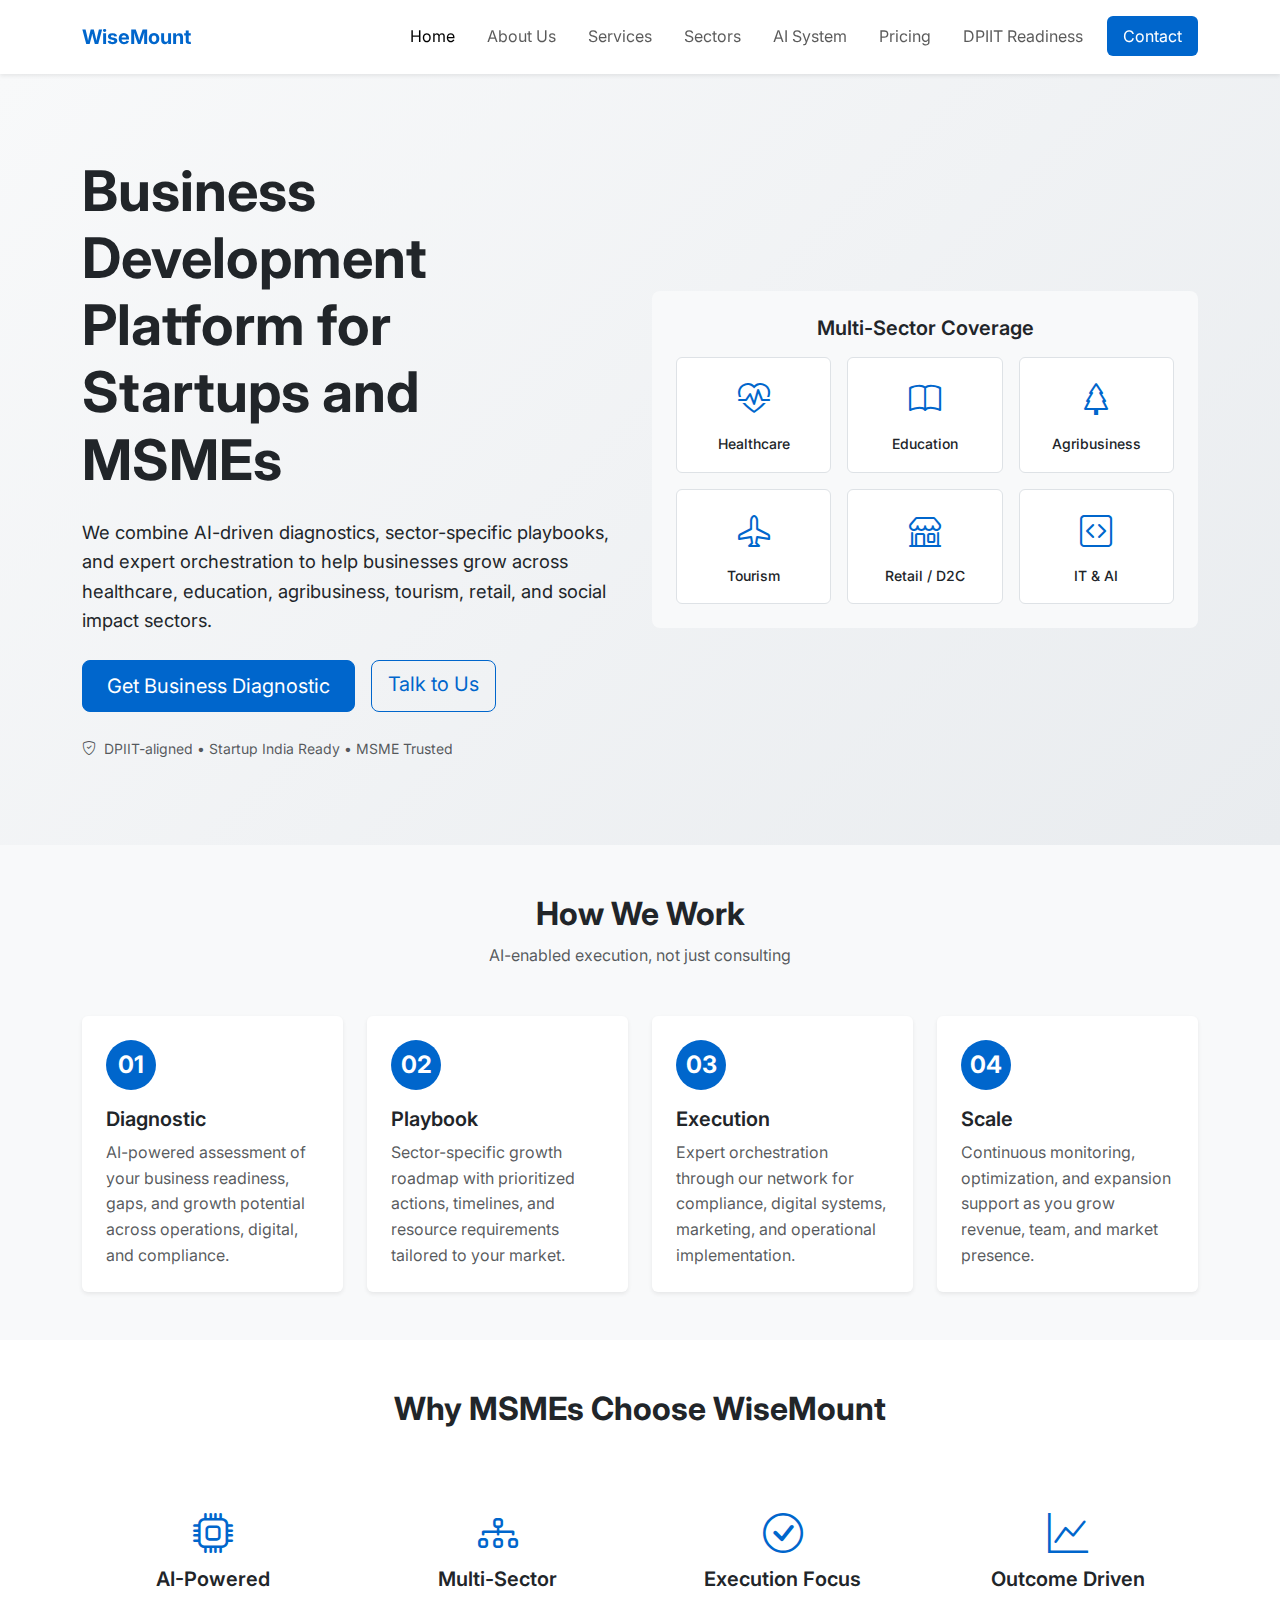
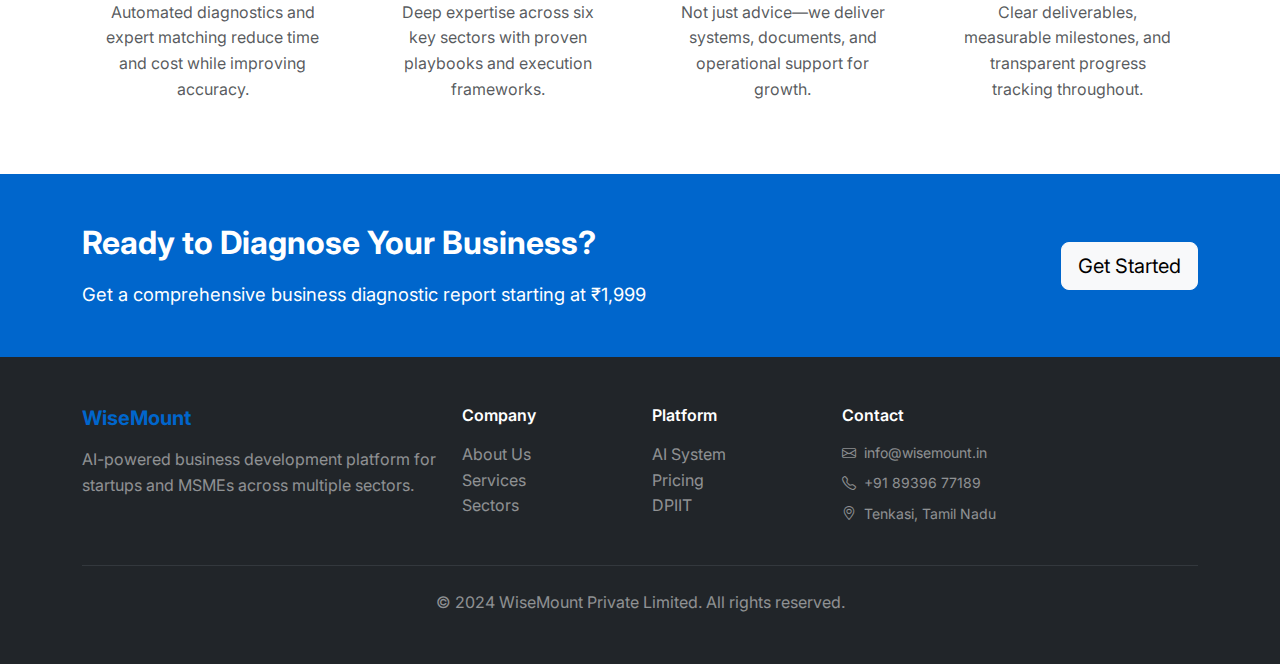
<file: index.html>
<!DOCTYPE html>
<html lang="en">
<head>
    <meta charset="UTF-8">
    <meta name="viewport" content="width=device-width, initial-scale=1.0">
    <meta name="description" content="WiseMount  - AI-powered business development platform for startups and MSMEs across healthcare, education, agribusiness, tourism, retail, and social impact sectors.">
    <meta name="keywords" content="MSME growth, startup development, business diagnostics, DPIIT, Startup India, sector playbooks">
    <title>WiseMount Private Limited - AI-Powered Business Development Platform</title>
    <link href="https://cdn.jsdelivr.net/npm/bootstrap@5.3.2/dist/css/bootstrap.min.css" rel="stylesheet">
    <link rel="stylesheet" href="https://cdn.jsdelivr.net/npm/bootstrap-icons@1.11.1/font/bootstrap-icons.css">
    <link rel="preconnect" href="https://fonts.googleapis.com">
    <link rel="preconnect" href="https://fonts.gstatic.com" crossorigin>
    <link href="https://fonts.googleapis.com/css2?family=Inter:wght@400;500;600;700&display=swap" rel="stylesheet">
    <link rel="stylesheet" href="style.css">
</head>
<body>
    <nav class="navbar navbar-expand-lg navbar-light bg-white sticky-top shadow-sm">
        <div class="container">
            <a class="navbar-brand fw-bold" href="index.html">
                <span class="text-primary">WiseMount</span> 
            </a>
            <button class="navbar-toggler" type="button" data-bs-toggle="collapse" data-bs-target="#navbarNav">
                <span class="navbar-toggler-icon"></span>
            </button>
            <div class="collapse navbar-collapse" id="navbarNav">
                <ul class="navbar-nav ms-auto">
                    <li class="nav-item"><a class="nav-link active" href="index.html">Home</a></li>
                    <li class="nav-item"><a class="nav-link" href="about.html">About Us</a></li>
                    <li class="nav-item"><a class="nav-link" href="services.html">Services</a></li>
                    <li class="nav-item"><a class="nav-link" href="sectors.html">Sectors</a></li>
                    <li class="nav-item"><a class="nav-link" href="ai-system.html">AI System</a></li>
                    <li class="nav-item"><a class="nav-link" href="pricing.html">Pricing</a></li>
                    <li class="nav-item"><a class="nav-link" href="dpiit.html">DPIIT Readiness</a></li>
                    <li class="nav-item"><a class="nav-link btn btn-primary text-white ms-lg-2" href="contact.html">Contact</a></li>
                </ul>
            </div>
        </div>
    </nav>

    <section class="hero-section py-5">
        <div class="container">
            <div class="row align-items-center min-vh-75">
                <div class="col-lg-6">
                    <h1 class="display-4 fw-bold mb-4">Business Development Platform for Startups and MSMEs</h1>
                    <p class="lead mb-4">We combine AI-driven diagnostics, sector-specific playbooks, and expert orchestration to help businesses grow across healthcare, education, agribusiness, tourism, retail, and social impact sectors.</p>
                    <div class="d-flex flex-wrap gap-3">
                        <a href="contact.html" class="btn btn-primary btn-lg">Get Business Diagnostic</a>
                        <a href="contact.html" class="btn btn-outline-primary btn-lg">Talk to Us</a>
                    </div>
                    <div class="mt-4">
                        <small class="text-muted">
                            <i class="bi bi-shield-check me-1"></i> DPIIT-aligned • Startup India Ready • MSME Trusted
                        </small>
                    </div>
                </div>
                <div class="col-lg-6 mt-5 mt-lg-0">
                    <div class="hero-visual p-4 bg-light rounded-3">
                        <div class="text-center mb-3">
                            <h5 class="fw-semibold">Multi-Sector Coverage</h5>
                        </div>
                        <div class="row g-3">
                            <div class="col-6 col-md-4">
                                <div class="sector-card text-center p-3 bg-white rounded">
                                    <i class="bi bi-heart-pulse fs-2 text-primary"></i>
                                    <p class="mt-2 mb-0 small fw-medium">Healthcare</p>
                                </div>
                            </div>
                            <div class="col-6 col-md-4">
                                <div class="sector-card text-center p-3 bg-white rounded">
                                    <i class="bi bi-book fs-2 text-primary"></i>
                                    <p class="mt-2 mb-0 small fw-medium">Education</p>
                                </div>
                            </div>
                            <div class="col-6 col-md-4">
                                <div class="sector-card text-center p-3 bg-white rounded">
                                    <i class="bi bi-tree fs-2 text-primary"></i>
                                    <p class="mt-2 mb-0 small fw-medium">Agribusiness</p>
                                </div>
                            </div>
                            <div class="col-6 col-md-4">
                                <div class="sector-card text-center p-3 bg-white rounded">
                                    <i class="bi bi-airplane fs-2 text-primary"></i>
                                    <p class="mt-2 mb-0 small fw-medium">Tourism</p>
                                </div>
                            </div>
                            <div class="col-6 col-md-4">
                                <div class="sector-card text-center p-3 bg-white rounded">
                                    <i class="bi bi-shop fs-2 text-primary"></i>
                                    <p class="mt-2 mb-0 small fw-medium">Retail / D2C</p>
                                </div>
                            </div>
                            <div class="col-6 col-md-4">
                                <div class="sector-card text-center p-3 bg-white rounded">
                                    <i class="bi bi-code-square fs-2 text-primary"></i>
                                    <p class="mt-2 mb-0 small fw-medium">IT & AI</p>
                                </div>
                            </div>
                        </div>
                    </div>
                </div>
            </div>
        </div>
    </section>

    <section class="py-5 bg-light">
        <div class="container">
            <div class="text-center mb-5">
                <h2 class="fw-bold">How We Work</h2>
                <p class="text-muted">AI-enabled execution, not just consulting</p>
            </div>
            <div class="row g-4">
                <div class="col-md-6 col-lg-3">
                    <div class="workflow-card h-100 p-4 bg-white rounded shadow-sm">
                        <div class="workflow-number">01</div>
                        <h5 class="fw-semibold mt-3">Diagnostic</h5>
                        <p class="text-muted mb-0">AI-powered assessment of your business readiness, gaps, and growth potential across operations, digital, and compliance.</p>
                    </div>
                </div>
                <div class="col-md-6 col-lg-3">
                    <div class="workflow-card h-100 p-4 bg-white rounded shadow-sm">
                        <div class="workflow-number">02</div>
                        <h5 class="fw-semibold mt-3">Playbook</h5>
                        <p class="text-muted mb-0">Sector-specific growth roadmap with prioritized actions, timelines, and resource requirements tailored to your market.</p>
                    </div>
                </div>
                <div class="col-md-6 col-lg-3">
                    <div class="workflow-card h-100 p-4 bg-white rounded shadow-sm">
                        <div class="workflow-number">03</div>
                        <h5 class="fw-semibold mt-3">Execution</h5>
                        <p class="text-muted mb-0">Expert orchestration through our network for compliance, digital systems, marketing, and operational implementation.</p>
                    </div>
                </div>
                <div class="col-md-6 col-lg-3">
                    <div class="workflow-card h-100 p-4 bg-white rounded shadow-sm">
                        <div class="workflow-number">04</div>
                        <h5 class="fw-semibold mt-3">Scale</h5>
                        <p class="text-muted mb-0">Continuous monitoring, optimization, and expansion support as you grow revenue, team, and market presence.</p>
                    </div>
                </div>
            </div>
        </div>
    </section>

    <section class="py-5">
        <div class="container">
            <div class="text-center mb-5">
                <h2 class="fw-bold">Why MSMEs Choose WiseMount</h2>
            </div>
            <div class="row g-4">
                <div class="col-md-6 col-lg-3">
                    <div class="trust-card text-center p-4">
                        <i class="bi bi-cpu fs-1 text-primary mb-3"></i>
                        <h5 class="fw-semibold">AI-Powered</h5>
                        <p class="text-muted mb-0">Automated diagnostics and expert matching reduce time and cost while improving accuracy.</p>
                    </div>
                </div>
                <div class="col-md-6 col-lg-3">
                    <div class="trust-card text-center p-4">
                        <i class="bi bi-diagram-3 fs-1 text-primary mb-3"></i>
                        <h5 class="fw-semibold">Multi-Sector</h5>
                        <p class="text-muted mb-0">Deep expertise across six key sectors with proven playbooks and execution frameworks.</p>
                    </div>
                </div>
                <div class="col-md-6 col-lg-3">
                    <div class="trust-card text-center p-4">
                        <i class="bi bi-check-circle fs-1 text-primary mb-3"></i>
                        <h5 class="fw-semibold">Execution Focus</h5>
                        <p class="text-muted mb-0">Not just advice—we deliver systems, documents, and operational support for growth.</p>
                    </div>
                </div>
                <div class="col-md-6 col-lg-3">
                    <div class="trust-card text-center p-4">
                        <i class="bi bi-graph-up fs-1 text-primary mb-3"></i>
                        <h5 class="fw-semibold">Outcome Driven</h5>
                        <p class="text-muted mb-0">Clear deliverables, measurable milestones, and transparent progress tracking throughout.</p>
                    </div>
                </div>
            </div>
        </div>
    </section>

    <section class="py-5 bg-primary text-white">
        <div class="container">
            <div class="row align-items-center">
                <div class="col-lg-8">
                    <h2 class="fw-bold mb-3">Ready to Diagnose Your Business?</h2>
                    <p class="mb-0 lead">Get a comprehensive business diagnostic report starting at ₹1,999</p>
                </div>
                <div class="col-lg-4 text-lg-end mt-3 mt-lg-0">
                    <a href="contact.html" class="btn btn-light btn-lg">Get Started</a>
                </div>
            </div>
        </div>
    </section>

    <footer class="py-5 bg-dark text-white">
        <div class="container">
            <div class="row g-4">
                <div class="col-md-4">
                    <h5 class="fw-bold mb-3"><span class="text-primary">WiseMount</span> </h5>
                    <p class="text-white-50">AI-powered business development platform for startups and MSMEs across multiple sectors.</p>
                </div>
                <div class="col-md-2">
                    <h6 class="fw-semibold mb-3">Company</h6>
                    <ul class="list-unstyled">
                        <li><a href="about.html" class="text-white-50 text-decoration-none">About Us</a></li>
                        <li><a href="services.html" class="text-white-50 text-decoration-none">Services</a></li>
                        <li><a href="sectors.html" class="text-white-50 text-decoration-none">Sectors</a></li>
                    </ul>
                </div>
                <div class="col-md-2">
                    <h6 class="fw-semibold mb-3">Platform</h6>
                    <ul class="list-unstyled">
                        <li><a href="ai-system.html" class="text-white-50 text-decoration-none">AI System</a></li>
                        <li><a href="pricing.html" class="text-white-50 text-decoration-none">Pricing</a></li>
                        <li><a href="dpiit.html" class="text-white-50 text-decoration-none">DPIIT</a></li>
                    </ul>
                </div>
                <div class="col-md-4">
                    <h6 class="fw-semibold mb-3">Contact</h6>
                    <ul class="list-unstyled text-white-50 small">
                        <li class="mb-2"><i class="bi bi-envelope me-2"></i>info@wisemount.in</li>
                        <li class="mb-2"><i class="bi bi-telephone me-2"></i>+91 89396 77189</li>
                        <li><i class="bi bi-geo-alt me-2"></i>Tenkasi, Tamil Nadu</li>
                    </ul>
                </div>
            </div>
            <hr class="my-4 border-secondary">
            <div class="text-center text-white-50">
                <p class="mb-0">&copy; 2024 WiseMount Private Limited. All rights reserved.</p>
            </div>
        </div>
    </footer>

    <script src="https://cdn.jsdelivr.net/npm/bootstrap@5.3.2/dist/js/bootstrap.bundle.min.js"></script>
    <script src="script.js"></script>
</body>
</html>
</file>
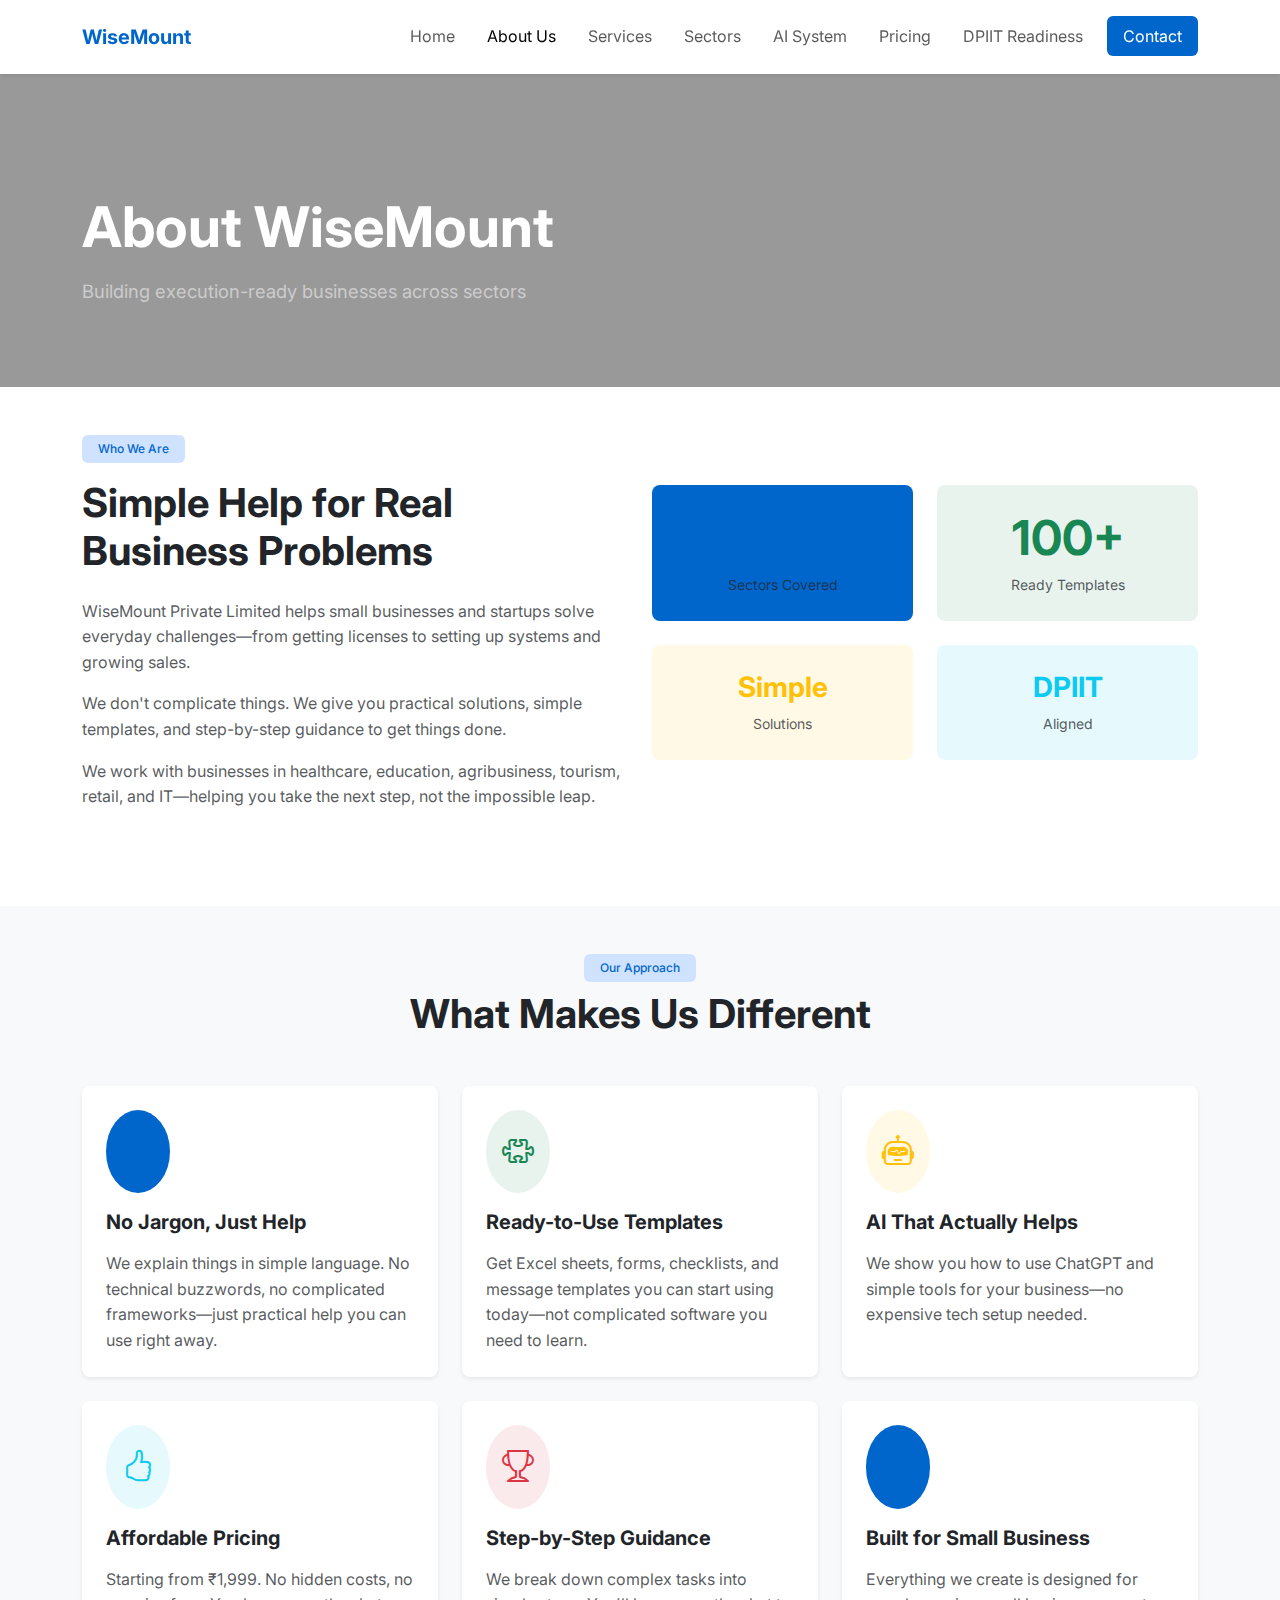
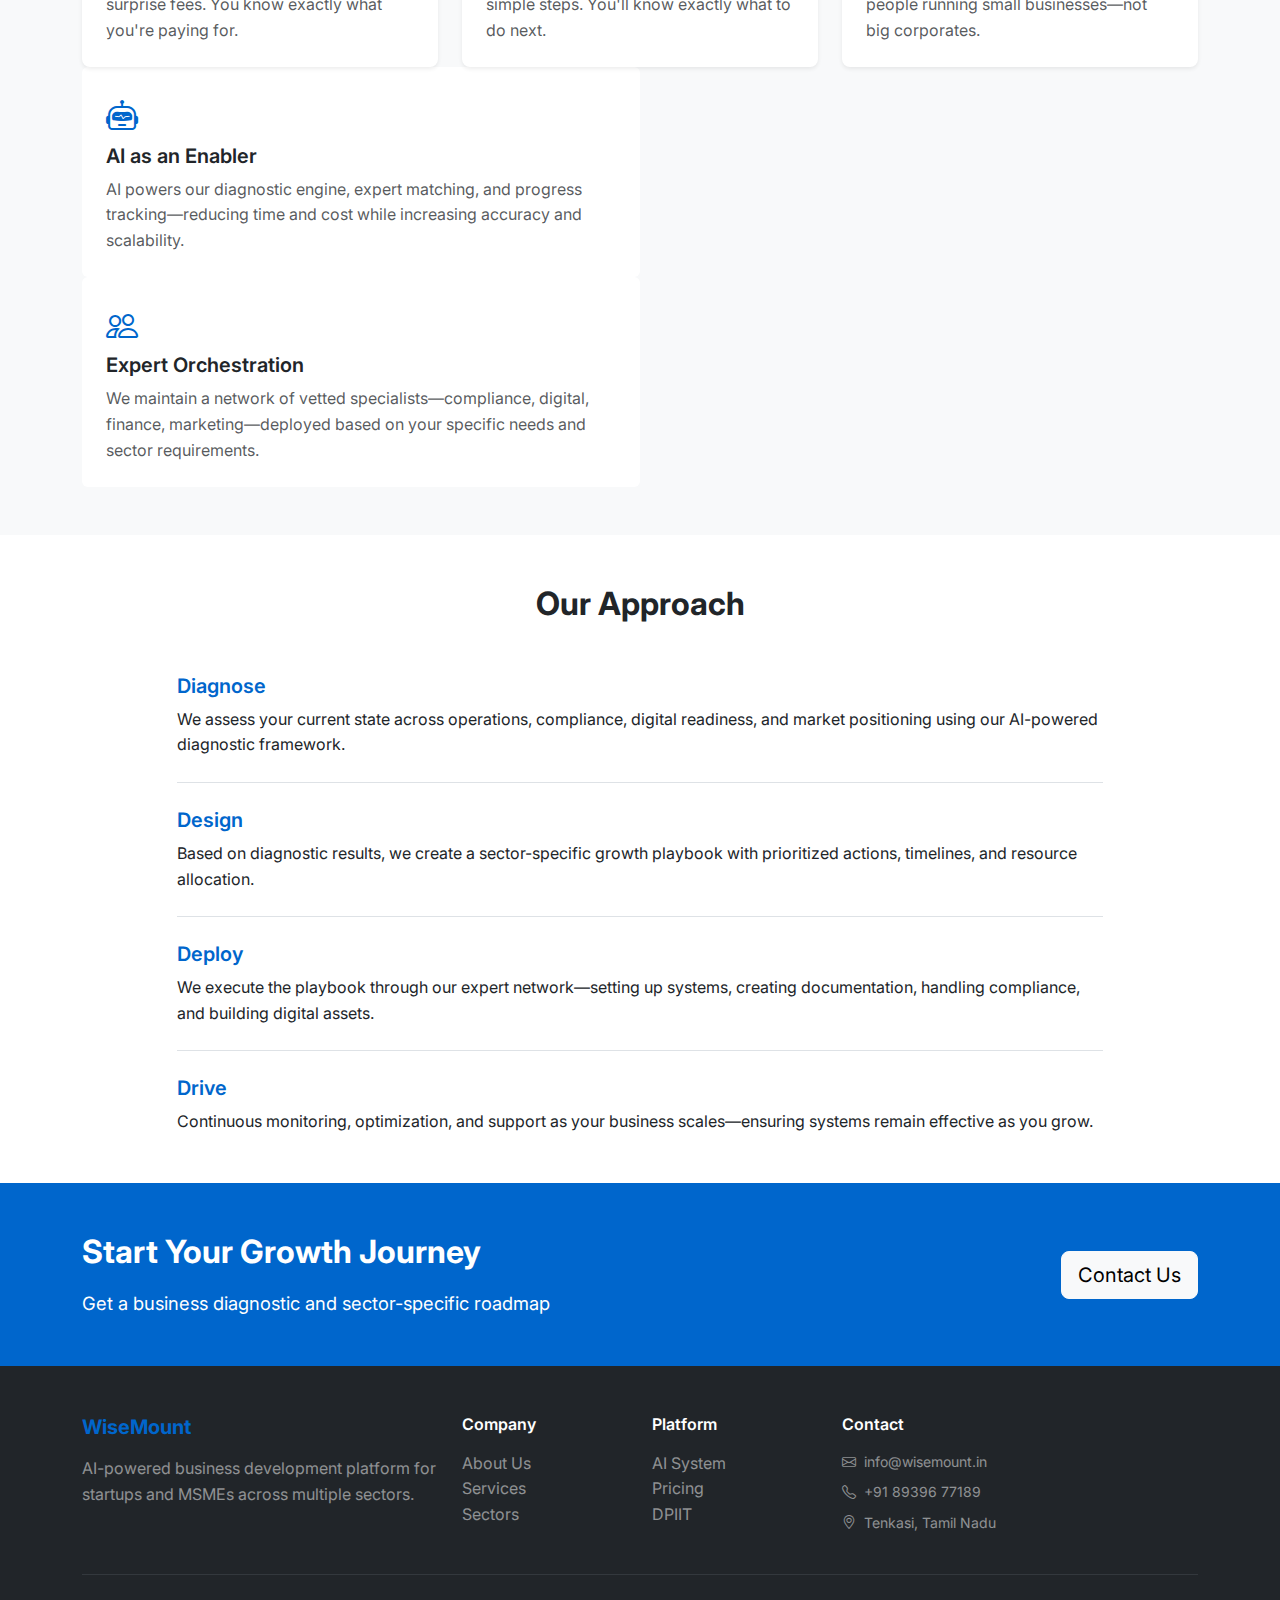
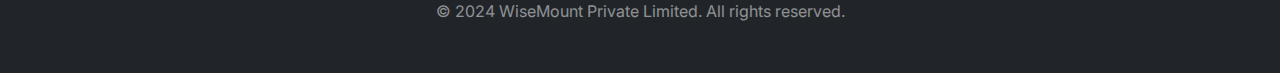
<file: about.html>
<!DOCTYPE html>
<html lang="en">
<head>
    <meta charset="UTF-8">
    <meta name="viewport" content="width=device-width, initial-scale=1.0">
    <meta name="description" content="About WiseMount - AI-powered business development platform helping startups and MSMEs grow across multiple sectors in India.">
    <title>About Us - WiseMount Private Limited</title>
    <link href="https://cdn.jsdelivr.net/npm/bootstrap@5.3.2/dist/css/bootstrap.min.css" rel="stylesheet">
    <link rel="stylesheet" href="https://cdn.jsdelivr.net/npm/bootstrap-icons@1.11.1/font/bootstrap-icons.css">
    <link rel="preconnect" href="https://fonts.googleapis.com">
    <link rel="preconnect" href="https://fonts.gstatic.com" crossorigin>
    <link href="https://fonts.googleapis.com/css2?family=Inter:wght@400;500;600;700&display=swap" rel="stylesheet">
    <link rel="stylesheet" href="style.css">
</head>
<body>
    <nav class="navbar navbar-expand-lg navbar-light bg-white sticky-top shadow-sm">
        <div class="container">
            <a class="navbar-brand fw-bold" href="index.html">
                <span class="text-primary">WiseMount</span>
            </a>
            <button class="navbar-toggler" type="button" data-bs-toggle="collapse" data-bs-target="#navbarNav">
                <span class="navbar-toggler-icon"></span>
            </button>
            <div class="collapse navbar-collapse" id="navbarNav">
                <ul class="navbar-nav ms-auto">
                    <li class="nav-item"><a class="nav-link" href="index.html">Home</a></li>
                    <li class="nav-item"><a class="nav-link active" href="about.html">About Us</a></li>
                    <li class="nav-item"><a class="nav-link" href="services.html">Services</a></li>
                    <li class="nav-item"><a class="nav-link" href="sectors.html">Sectors</a></li>
                    <li class="nav-item"><a class="nav-link" href="ai-system.html">AI System</a></li>
                    <li class="nav-item"><a class="nav-link" href="pricing.html">Pricing</a></li>
                    <li class="nav-item"><a class="nav-link" href="dpiit.html">DPIIT Readiness</a></li>
                    <li class="nav-item"><a class="nav-link btn btn-primary text-white ms-lg-2" href="contact.html">Contact</a></li>
                </ul>
            </div>
        </div>
    </nav>

    <!-- Hero Banner -->
    <section class="page-hero position-relative" style="background: linear-gradient(135deg, rgba(0,0,0,0.4), rgba(0,0,0,0.4)), url('https://images.unsplash.com/photo-1506905925346-21bda4d32df4?w=1920&h=400&fit=crop') center/cover; padding: 120px 0 80px;">
        <div class="container">
            <div class="row">
                <div class="col-lg-8">
                    <h1 class="display-4 fw-bold text-white mb-3">About WiseMount</h1>
                    <p class="lead text-white-50 mb-0">Building execution-ready businesses across sectors</p>
                </div>
            </div>
        </div>
    </section>

    <section class="py-5 bg-white">
        <div class="container">
            <div class="row align-items-center mb-5">
                <div class="col-lg-6">
                    <span class="badge bg-primary-subtle text-primary mb-3">Who We Are</span>
                    <h2 class="display-6 fw-bold mb-4">Simple Help for Real Business Problems</h2>
                    <p class="text-muted mb-3">WiseMount Private Limited helps small businesses and startups solve everyday challenges—from getting licenses to setting up systems and growing sales.</p>
                    <p class="text-muted mb-3">We don't complicate things. We give you practical solutions, simple templates, and step-by-step guidance to get things done.</p>
                    <p class="text-muted mb-0">We work with businesses in healthcare, education, agribusiness, tourism, retail, and IT—helping you take the next step, not the impossible leap.</p>
                </div>
                <div class="col-lg-6 mt-4 mt-lg-0">
                    <div class="row g-4">
                        <div class="col-6">
                            <div class="stat-card p-4 bg-primary bg-opacity-10 rounded-3 text-center">
                                <h3 class="fw-bold text-primary mb-2 display-5">6</h3>
                                <p class="text-muted mb-0 small">Sectors Covered</p>
                            </div>
                        </div>
                        <div class="col-6">
                            <div class="stat-card p-4 bg-success bg-opacity-10 rounded-3 text-center">
                                <h3 class="fw-bold text-success mb-2 display-5">100+</h3>
                                <p class="text-muted mb-0 small">Ready Templates</p>
                            </div>
                        </div>
                        <div class="col-6">
                            <div class="stat-card p-4 bg-warning bg-opacity-10 rounded-3 text-center">
                                <h3 class="fw-bold text-warning mb-2">Simple</h3>
                                <p class="text-muted mb-0 small">Solutions</p>
                            </div>
                        </div>
                        <div class="col-6">
                            <div class="stat-card p-4 bg-info bg-opacity-10 rounded-3 text-center">
                                <h3 class="fw-bold text-info mb-2">DPIIT</h3>
                                <p class="text-muted mb-0 small">Aligned</p>
                            </div>
                        </div>
                    </div>
                </div>
                </div>
            </div>
        </div>
    </section>

    <section class="py-5 bg-light">
        <div class="container">
            <div class="text-center mb-5">
                <span class="badge bg-primary-subtle text-primary mb-2">Our Approach</span>
                <h2 class="display-6 fw-bold">What Makes Us Different</h2>
            </div>
            <div class="row g-4">
                <div class="col-md-4">
                    <div class="feature-card p-4 bg-white rounded-3 h-100 shadow-sm border-0">
                        <div class="icon-box bg-primary bg-opacity-10 rounded-circle p-3 d-inline-block mb-3">
                            <i class="bi bi-lightbulb fs-2 text-primary"></i>
                        </div>
                        <h5 class="fw-bold mb-3">No Jargon, Just Help</h5>
                        <p class="text-muted mb-0">We explain things in simple language. No technical buzzwords, no complicated frameworks—just practical help you can use right away.</p>
                    </div>
                </div>
                <div class="col-md-4">
                    <div class="feature-card p-4 bg-white rounded-3 h-100 shadow-sm border-0">
                        <div class="icon-box bg-success bg-opacity-10 rounded-circle p-3 d-inline-block mb-3">
                            <i class="bi bi-puzzle fs-2 text-success"></i>
                        </div>
                        <h5 class="fw-bold mb-3">Ready-to-Use Templates</h5>
                        <p class="text-muted mb-0">Get Excel sheets, forms, checklists, and message templates you can start using today—not complicated software you need to learn.</p>
                    </div>
                </div>
                <div class="col-md-4">
                    <div class="feature-card p-4 bg-white rounded-3 h-100 shadow-sm border-0">
                        <div class="icon-box bg-warning bg-opacity-10 rounded-circle p-3 d-inline-block mb-3">
                            <i class="bi bi-robot fs-2 text-warning"></i>
                        </div>
                        <h5 class="fw-bold mb-3">AI That Actually Helps</h5>
                        <p class="text-muted mb-0">We show you how to use ChatGPT and simple tools for your business—no expensive tech setup needed.</p>
                    </div>
                </div>
                <div class="col-md-4">
                    <div class="feature-card p-4 bg-white rounded-3 h-100 shadow-sm border-0">
                        <div class="icon-box bg-info bg-opacity-10 rounded-circle p-3 d-inline-block mb-3">
                            <i class="bi bi-hand-thumbs-up fs-2 text-info"></i>
                        </div>
                        <h5 class="fw-bold mb-3">Affordable Pricing</h5>
                        <p class="text-muted mb-0">Starting from ₹1,999. No hidden costs, no surprise fees. You know exactly what you're paying for.</p>
                    </div>
                </div>
                <div class="col-md-4">
                    <div class="feature-card p-4 bg-white rounded-3 h-100 shadow-sm border-0">
                        <div class="icon-box bg-danger bg-opacity-10 rounded-circle p-3 d-inline-block mb-3">
                            <i class="bi bi-trophy fs-2 text-danger"></i>
                        </div>
                        <h5 class="fw-bold mb-3">Step-by-Step Guidance</h5>
                        <p class="text-muted mb-0">We break down complex tasks into simple steps. You'll know exactly what to do next.</p>
                    </div>
                </div>
                <div class="col-md-4">
                    <div class="feature-card p-4 bg-white rounded-3 h-100 shadow-sm border-0">
                        <div class="icon-box bg-primary bg-opacity-10 rounded-circle p-3 d-inline-block mb-3">
                            <i class="bi bi-people fs-2 text-primary"></i>
                        </div>
                        <h5 class="fw-bold mb-3">Built for Small Business</h5>
                        <p class="text-muted mb-0">Everything we create is designed for people running small businesses—not big corporates.</p>
                    </div>
                </div>
                </div>
                <div class="col-md-6">
                    <div class="difference-card p-4 bg-white rounded h-100">
                        <i class="bi bi-robot fs-2 text-primary mb-3"></i>
                        <h5 class="fw-semibold">AI as an Enabler</h5>
                        <p class="text-muted mb-0">AI powers our diagnostic engine, expert matching, and progress tracking—reducing time and cost while increasing accuracy and scalability.</p>
                    </div>
                </div>
                <div class="col-md-6">
                    <div class="difference-card p-4 bg-white rounded h-100">
                        <i class="bi bi-people fs-2 text-primary mb-3"></i>
                        <h5 class="fw-semibold">Expert Orchestration</h5>
                        <p class="text-muted mb-0">We maintain a network of vetted specialists—compliance, digital, finance, marketing—deployed based on your specific needs and sector requirements.</p>
                    </div>
                </div>
            </div>
        </div>
    </section>

    <section class="py-5">
        <div class="container">
            <h2 class="fw-bold text-center mb-5">Our Approach</h2>
            <div class="row">
                <div class="col-lg-10 mx-auto">
                    <div class="approach-timeline">
                        <div class="approach-step mb-4 pb-4 border-bottom">
                            <h5 class="fw-semibold text-primary">Diagnose</h5>
                            <p class="mb-0">We assess your current state across operations, compliance, digital readiness, and market positioning using our AI-powered diagnostic framework.</p>
                        </div>
                        <div class="approach-step mb-4 pb-4 border-bottom">
                            <h5 class="fw-semibold text-primary">Design</h5>
                            <p class="mb-0">Based on diagnostic results, we create a sector-specific growth playbook with prioritized actions, timelines, and resource allocation.</p>
                        </div>
                        <div class="approach-step mb-4 pb-4 border-bottom">
                            <h5 class="fw-semibold text-primary">Deploy</h5>
                            <p class="mb-0">We execute the playbook through our expert network—setting up systems, creating documentation, handling compliance, and building digital assets.</p>
                        </div>
                        <div class="approach-step">
                            <h5 class="fw-semibold text-primary">Drive</h5>
                            <p class="mb-0">Continuous monitoring, optimization, and support as your business scales—ensuring systems remain effective as you grow.</p>
                        </div>
                    </div>
                </div>
            </div>
        </div>
    </section>

    <section class="py-5 bg-primary text-white">
        <div class="container">
            <div class="row align-items-center">
                <div class="col-lg-8">
                    <h2 class="fw-bold mb-3">Start Your Growth Journey</h2>
                    <p class="mb-0 lead">Get a business diagnostic and sector-specific roadmap</p>
                </div>
                <div class="col-lg-4 text-lg-end mt-3 mt-lg-0">
                    <a href="contact.html" class="btn btn-light btn-lg">Contact Us</a>
                </div>
            </div>
        </div>
    </section>

    <footer class="py-5 bg-dark text-white">
        <div class="container">
            <div class="row g-4">
                <div class="col-md-4">
                    <h5 class="fw-bold mb-3"><span class="text-primary">WiseMount</span></h5>
                    <p class="text-white-50">AI-powered business development platform for startups and MSMEs across multiple sectors.</p>
                </div>
                <div class="col-md-2">
                    <h6 class="fw-semibold mb-3">Company</h6>
                    <ul class="list-unstyled">
                        <li><a href="about.html" class="text-white-50 text-decoration-none">About Us</a></li>
                        <li><a href="services.html" class="text-white-50 text-decoration-none">Services</a></li>
                        <li><a href="sectors.html" class="text-white-50 text-decoration-none">Sectors</a></li>
                    </ul>
                </div>
                <div class="col-md-2">
                    <h6 class="fw-semibold mb-3">Platform</h6>
                    <ul class="list-unstyled">
                        <li><a href="ai-system.html" class="text-white-50 text-decoration-none">AI System</a></li>
                        <li><a href="pricing.html" class="text-white-50 text-decoration-none">Pricing</a></li>
                        <li><a href="dpiit.html" class="text-white-50 text-decoration-none">DPIIT</a></li>
                    </ul>
                </div>
                <div class="col-md-4">
                    <h6 class="fw-semibold mb-3">Contact</h6>
                    <ul class="list-unstyled text-white-50 small">
                        <li class="mb-2"><i class="bi bi-envelope me-2"></i>info@wisemount.in</li>
                        <li class="mb-2"><i class="bi bi-telephone me-2"></i>+91 89396 77189</li>
                        <li><i class="bi bi-geo-alt me-2"></i>Tenkasi, Tamil Nadu</li>
                    </ul>
                </div>
            </div>
            <hr class="my-4 border-secondary">
            <div class="text-center text-white-50">
                <p class="mb-0">&copy; 2024 WiseMount Private Limited. All rights reserved.</p>
            </div>
        </div>
    </footer>

    <script src="https://cdn.jsdelivr.net/npm/bootstrap@5.3.2/dist/js/bootstrap.bundle.min.js"></script>
    <script src="script.js"></script>
</body>
</html>
</file>
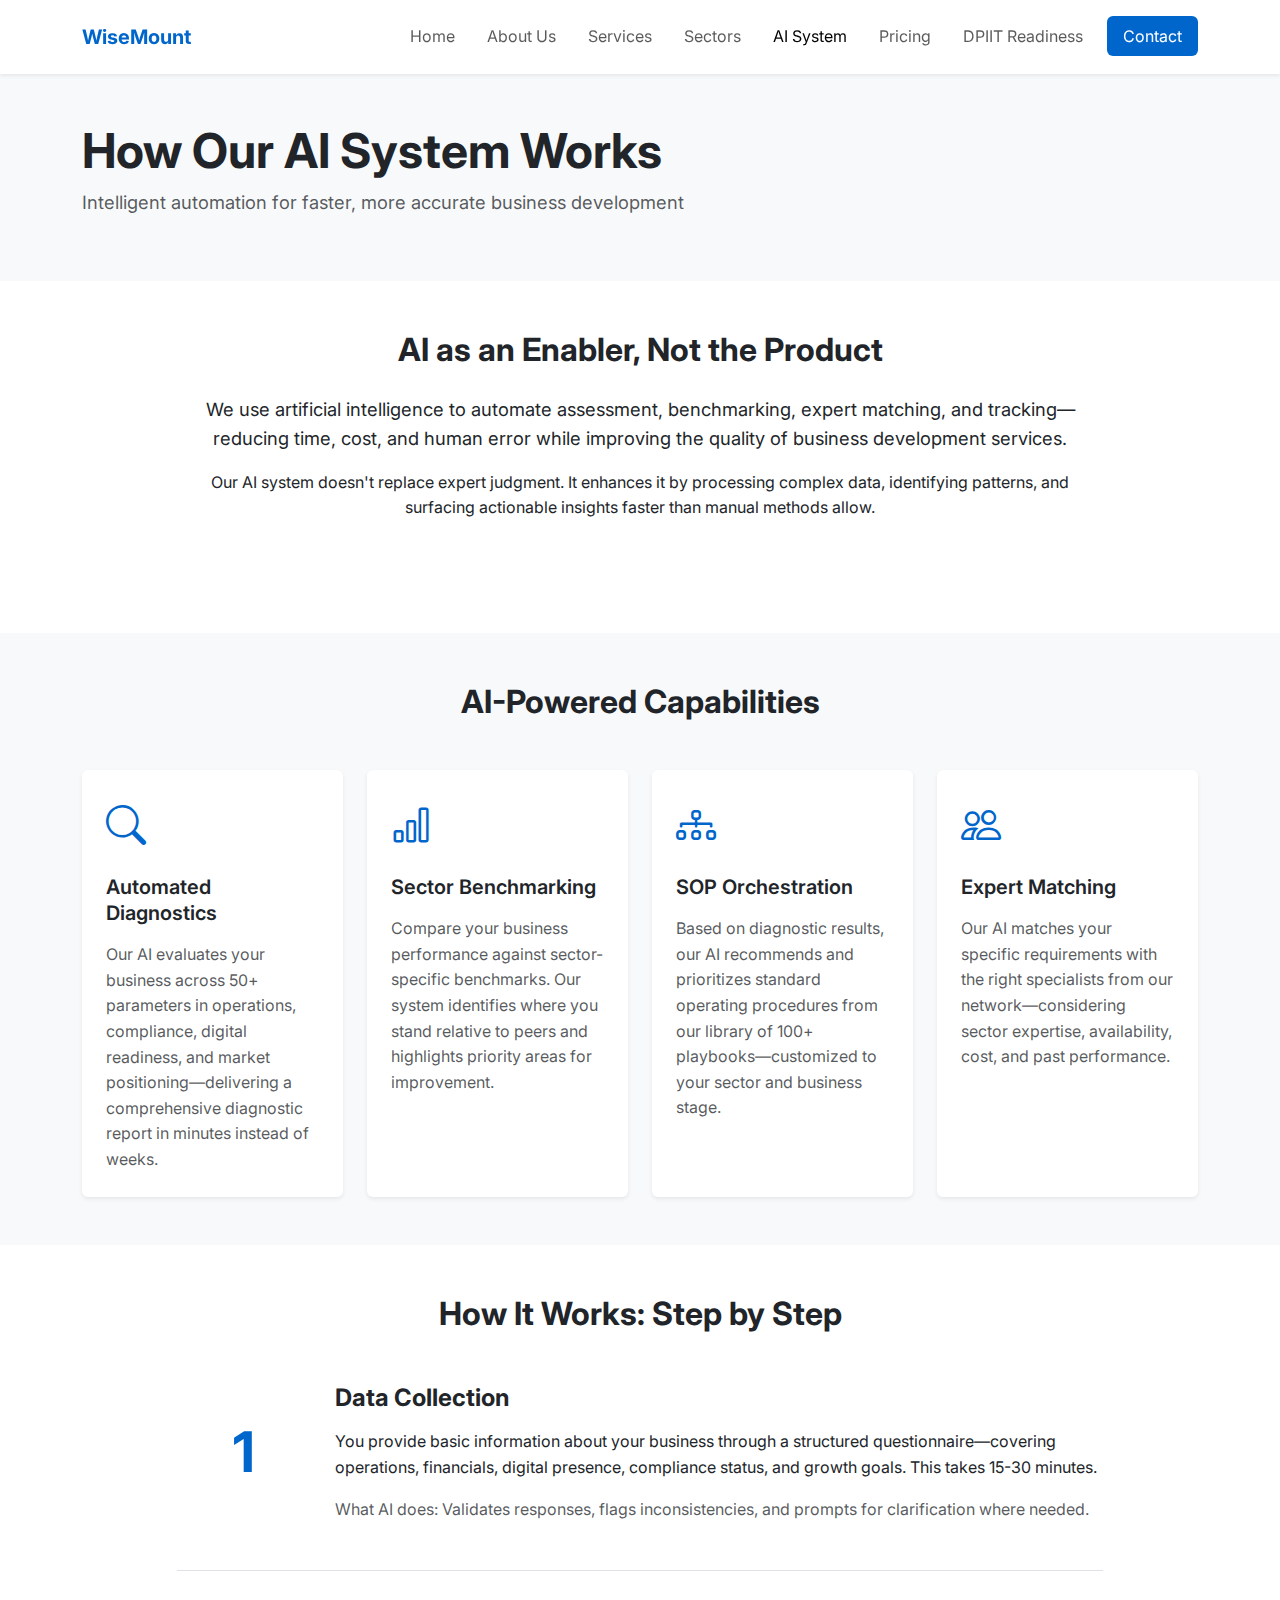
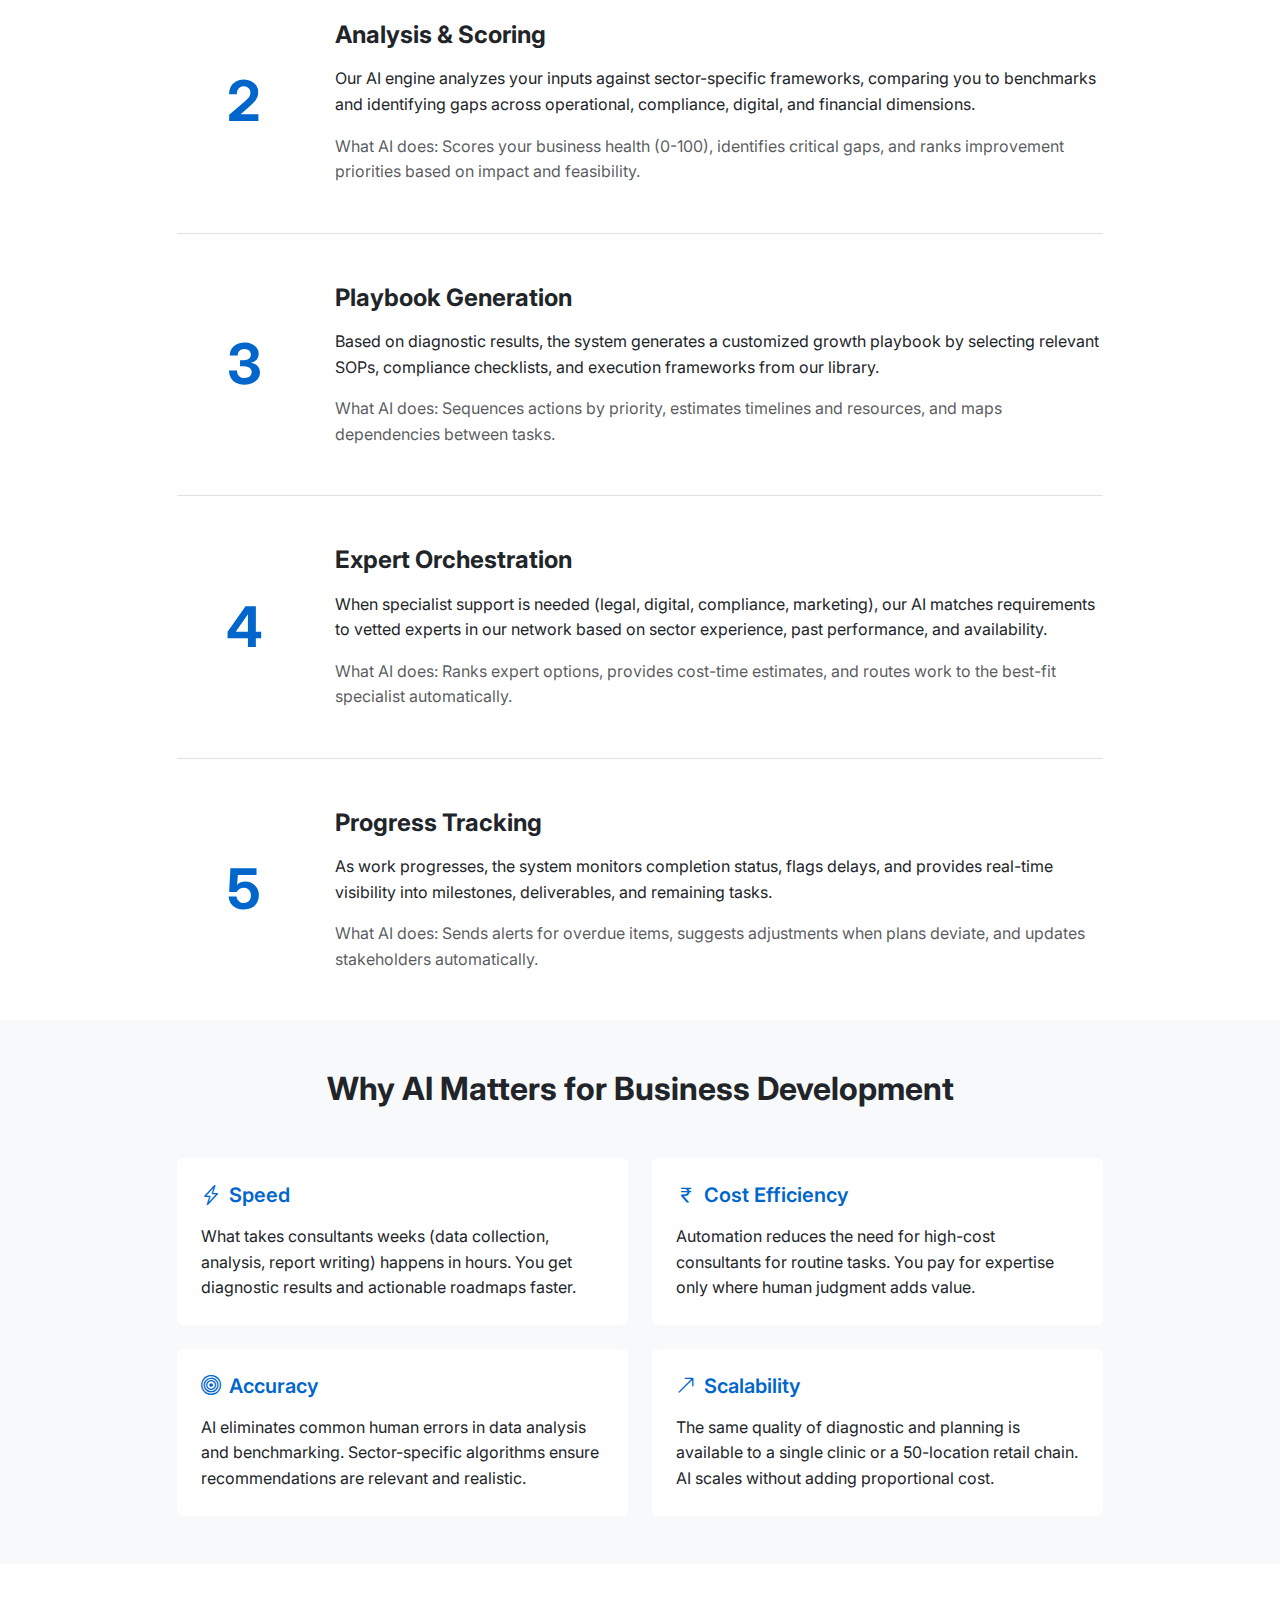
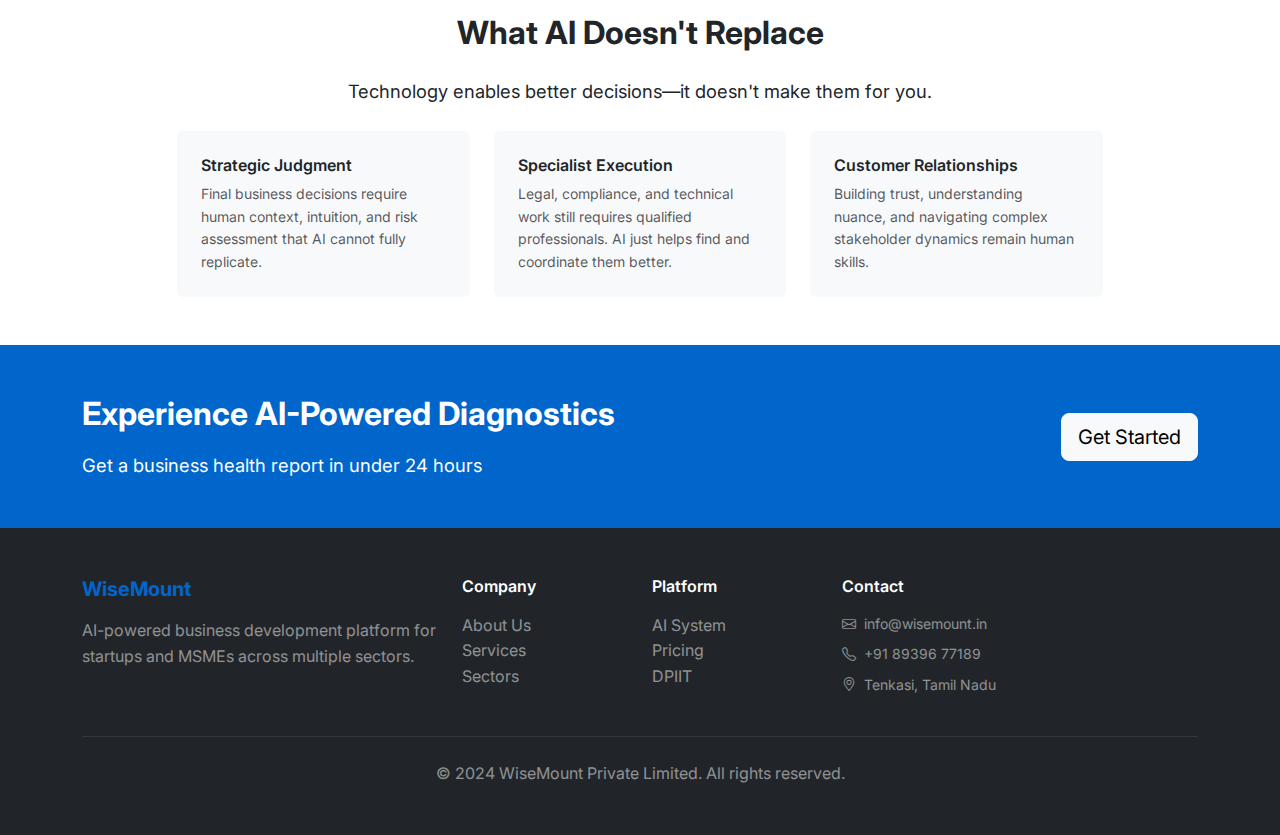
<file: ai-system.html>
<!DOCTYPE html>
<html lang="en">
<head>
    <meta charset="UTF-8">
    <meta name="viewport" content="width=device-width, initial-scale=1.0">
    <meta name="description" content="Learn how WiseMount uses AI for business diagnostics, sector benchmarking, expert matching, and progress tracking.">
    <title>AI System - WiseMount Private Limited</title>
    <link href="https://cdn.jsdelivr.net/npm/bootstrap@5.3.2/dist/css/bootstrap.min.css" rel="stylesheet">
    <link rel="stylesheet" href="https://cdn.jsdelivr.net/npm/bootstrap-icons@1.11.1/font/bootstrap-icons.css">
    <link rel="preconnect" href="https://fonts.googleapis.com">
    <link rel="preconnect" href="https://fonts.gstatic.com" crossorigin>
    <link href="https://fonts.googleapis.com/css2?family=Inter:wght@400;500;600;700&display=swap" rel="stylesheet">
    <link rel="stylesheet" href="style.css">
</head>
<body>
    <nav class="navbar navbar-expand-lg navbar-light bg-white sticky-top shadow-sm">
        <div class="container">
            <a class="navbar-brand fw-bold" href="index.html">
                <span class="text-primary">WiseMount</span>
            </a>
            <button class="navbar-toggler" type="button" data-bs-toggle="collapse" data-bs-target="#navbarNav">
                <span class="navbar-toggler-icon"></span>
            </button>
            <div class="collapse navbar-collapse" id="navbarNav">
                <ul class="navbar-nav ms-auto">
                    <li class="nav-item"><a class="nav-link" href="index.html">Home</a></li>
                    <li class="nav-item"><a class="nav-link" href="about.html">About Us</a></li>
                    <li class="nav-item"><a class="nav-link" href="services.html">Services</a></li>
                    <li class="nav-item"><a class="nav-link" href="sectors.html">Sectors</a></li>
                    <li class="nav-item"><a class="nav-link active" href="ai-system.html">AI System</a></li>
                    <li class="nav-item"><a class="nav-link" href="pricing.html">Pricing</a></li>
                    <li class="nav-item"><a class="nav-link" href="dpiit.html">DPIIT Readiness</a></li>
                    <li class="nav-item"><a class="nav-link btn btn-primary text-white ms-lg-2" href="contact.html">Contact</a></li>
                </ul>
            </div>
        </div>
    </nav>

    <section class="page-header py-5 bg-light">
        <div class="container">
            <h1 class="display-5 fw-bold">How Our AI System Works</h1>
            <p class="lead text-muted">Intelligent automation for faster, more accurate business development</p>
        </div>
    </section>

    <section class="py-5">
        <div class="container">
            <div class="row mb-5">
                <div class="col-lg-10 mx-auto text-center">
                    <h2 class="fw-bold mb-4">AI as an Enabler, Not the Product</h2>
                    <p class="lead">We use artificial intelligence to automate assessment, benchmarking, expert matching, and tracking—reducing time, cost, and human error while improving the quality of business development services.</p>
                    <p>Our AI system doesn't replace expert judgment. It enhances it by processing complex data, identifying patterns, and surfacing actionable insights faster than manual methods allow.</p>
                </div>
            </div>
        </div>
    </section>

    <section class="py-5 bg-light">
        <div class="container">
            <h2 class="fw-bold text-center mb-5">AI-Powered Capabilities</h2>
            <div class="row g-4">
                <div class="col-md-6 col-lg-3">
                    <div class="ai-capability-card h-100 p-4 bg-white rounded shadow-sm">
                        <div class="capability-icon mb-3">
                            <i class="bi bi-search fs-1 text-primary"></i>
                        </div>
                        <h5 class="fw-semibold mb-3">Automated Diagnostics</h5>
                        <p class="text-muted mb-0">Our AI evaluates your business across 50+ parameters in operations, compliance, digital readiness, and market positioning—delivering a comprehensive diagnostic report in minutes instead of weeks.</p>
                    </div>
                </div>
                <div class="col-md-6 col-lg-3">
                    <div class="ai-capability-card h-100 p-4 bg-white rounded shadow-sm">
                        <div class="capability-icon mb-3">
                            <i class="bi bi-bar-chart fs-1 text-primary"></i>
                        </div>
                        <h5 class="fw-semibold mb-3">Sector Benchmarking</h5>
                        <p class="text-muted mb-0">Compare your business performance against sector-specific benchmarks. Our system identifies where you stand relative to peers and highlights priority areas for improvement.</p>
                    </div>
                </div>
                <div class="col-md-6 col-lg-3">
                    <div class="ai-capability-card h-100 p-4 bg-white rounded shadow-sm">
                        <div class="capability-icon mb-3">
                            <i class="bi bi-diagram-3 fs-1 text-primary"></i>
                        </div>
                        <h5 class="fw-semibold mb-3">SOP Orchestration</h5>
                        <p class="text-muted mb-0">Based on diagnostic results, our AI recommends and prioritizes standard operating procedures from our library of 100+ playbooks—customized to your sector and business stage.</p>
                    </div>
                </div>
                <div class="col-md-6 col-lg-3">
                    <div class="ai-capability-card h-100 p-4 bg-white rounded shadow-sm">
                        <div class="capability-icon mb-3">
                            <i class="bi bi-people fs-1 text-primary"></i>
                        </div>
                        <h5 class="fw-semibold mb-3">Expert Matching</h5>
                        <p class="text-muted mb-0">Our AI matches your specific requirements with the right specialists from our network—considering sector expertise, availability, cost, and past performance.</p>
                    </div>
                </div>
            </div>
        </div>
    </section>

    <section class="py-5">
        <div class="container">
            <h2 class="fw-bold text-center mb-5">How It Works: Step by Step</h2>
            <div class="row">
                <div class="col-lg-10 mx-auto">
                    <div class="ai-workflow">
                        <div class="workflow-step-detailed mb-5 pb-5 border-bottom">
                            <div class="row align-items-center">
                                <div class="col-md-2 text-center mb-3 mb-md-0">
                                    <div class="workflow-badge">
                                        <span class="display-4 fw-bold text-primary">1</span>
                                    </div>
                                </div>
                                <div class="col-md-10">
                                    <h4 class="fw-bold mb-3">Data Collection</h4>
                                    <p>You provide basic information about your business through a structured questionnaire—covering operations, financials, digital presence, compliance status, and growth goals. This takes 15-30 minutes.</p>
                                    <p class="mb-0 text-muted">What AI does: Validates responses, flags inconsistencies, and prompts for clarification where needed.</p>
                                </div>
                            </div>
                        </div>

                        <div class="workflow-step-detailed mb-5 pb-5 border-bottom">
                            <div class="row align-items-center">
                                <div class="col-md-2 text-center mb-3 mb-md-0">
                                    <div class="workflow-badge">
                                        <span class="display-4 fw-bold text-primary">2</span>
                                    </div>
                                </div>
                                <div class="col-md-10">
                                    <h4 class="fw-bold mb-3">Analysis & Scoring</h4>
                                    <p>Our AI engine analyzes your inputs against sector-specific frameworks, comparing you to benchmarks and identifying gaps across operational, compliance, digital, and financial dimensions.</p>
                                    <p class="mb-0 text-muted">What AI does: Scores your business health (0-100), identifies critical gaps, and ranks improvement priorities based on impact and feasibility.</p>
                                </div>
                            </div>
                        </div>

                        <div class="workflow-step-detailed mb-5 pb-5 border-bottom">
                            <div class="row align-items-center">
                                <div class="col-md-2 text-center mb-3 mb-md-0">
                                    <div class="workflow-badge">
                                        <span class="display-4 fw-bold text-primary">3</span>
                                    </div>
                                </div>
                                <div class="col-md-10">
                                    <h4 class="fw-bold mb-3">Playbook Generation</h4>
                                    <p>Based on diagnostic results, the system generates a customized growth playbook by selecting relevant SOPs, compliance checklists, and execution frameworks from our library.</p>
                                    <p class="mb-0 text-muted">What AI does: Sequences actions by priority, estimates timelines and resources, and maps dependencies between tasks.</p>
                                </div>
                            </div>
                        </div>

                        <div class="workflow-step-detailed mb-5 pb-5 border-bottom">
                            <div class="row align-items-center">
                                <div class="col-md-2 text-center mb-3 mb-md-0">
                                    <div class="workflow-badge">
                                        <span class="display-4 fw-bold text-primary">4</span>
                                    </div>
                                </div>
                                <div class="col-md-10">
                                    <h4 class="fw-bold mb-3">Expert Orchestration</h4>
                                    <p>When specialist support is needed (legal, digital, compliance, marketing), our AI matches requirements to vetted experts in our network based on sector experience, past performance, and availability.</p>
                                    <p class="mb-0 text-muted">What AI does: Ranks expert options, provides cost-time estimates, and routes work to the best-fit specialist automatically.</p>
                                </div>
                            </div>
                        </div>

                        <div class="workflow-step-detailed">
                            <div class="row align-items-center">
                                <div class="col-md-2 text-center mb-3 mb-md-0">
                                    <div class="workflow-badge">
                                        <span class="display-4 fw-bold text-primary">5</span>
                                    </div>
                                </div>
                                <div class="col-md-10">
                                    <h4 class="fw-bold mb-3">Progress Tracking</h4>
                                    <p>As work progresses, the system monitors completion status, flags delays, and provides real-time visibility into milestones, deliverables, and remaining tasks.</p>
                                    <p class="mb-0 text-muted">What AI does: Sends alerts for overdue items, suggests adjustments when plans deviate, and updates stakeholders automatically.</p>
                                </div>
                            </div>
                        </div>
                    </div>
                </div>
            </div>
        </div>
    </section>

    <section class="py-5 bg-light">
        <div class="container">
            <div class="row">
                <div class="col-lg-10 mx-auto">
                    <h2 class="fw-bold text-center mb-5">Why AI Matters for Business Development</h2>
                    <div class="row g-4">
                        <div class="col-md-6">
                            <div class="benefit-card p-4 bg-white rounded h-100">
                                <h5 class="fw-semibold text-primary mb-3"><i class="bi bi-lightning-charge me-2"></i>Speed</h5>
                                <p class="mb-0">What takes consultants weeks (data collection, analysis, report writing) happens in hours. You get diagnostic results and actionable roadmaps faster.</p>
                            </div>
                        </div>
                        <div class="col-md-6">
                            <div class="benefit-card p-4 bg-white rounded h-100">
                                <h5 class="fw-semibold text-primary mb-3"><i class="bi bi-currency-rupee me-2"></i>Cost Efficiency</h5>
                                <p class="mb-0">Automation reduces the need for high-cost consultants for routine tasks. You pay for expertise only where human judgment adds value.</p>
                            </div>
                        </div>
                        <div class="col-md-6">
                            <div class="benefit-card p-4 bg-white rounded h-100">
                                <h5 class="fw-semibold text-primary mb-3"><i class="bi bi-bullseye me-2"></i>Accuracy</h5>
                                <p class="mb-0">AI eliminates common human errors in data analysis and benchmarking. Sector-specific algorithms ensure recommendations are relevant and realistic.</p>
                            </div>
                        </div>
                        <div class="col-md-6">
                            <div class="benefit-card p-4 bg-white rounded h-100">
                                <h5 class="fw-semibold text-primary mb-3"><i class="bi bi-arrow-up-right me-2"></i>Scalability</h5>
                                <p class="mb-0">The same quality of diagnostic and planning is available to a single clinic or a 50-location retail chain. AI scales without adding proportional cost.</p>
                            </div>
                        </div>
                    </div>
                </div>
            </div>
        </div>
    </section>

    <section class="py-5">
        <div class="container">
            <div class="row">
                <div class="col-lg-10 mx-auto text-center">
                    <h2 class="fw-bold mb-4">What AI Doesn't Replace</h2>
                    <p class="lead mb-4">Technology enables better decisions—it doesn't make them for you.</p>
                    <div class="row g-4 text-start">
                        <div class="col-md-4">
                            <div class="limitation-card p-4 bg-light rounded h-100">
                                <h6 class="fw-semibold mb-2">Strategic Judgment</h6>
                                <p class="mb-0 small text-muted">Final business decisions require human context, intuition, and risk assessment that AI cannot fully replicate.</p>
                            </div>
                        </div>
                        <div class="col-md-4">
                            <div class="limitation-card p-4 bg-light rounded h-100">
                                <h6 class="fw-semibold mb-2">Specialist Execution</h6>
                                <p class="mb-0 small text-muted">Legal, compliance, and technical work still requires qualified professionals. AI just helps find and coordinate them better.</p>
                            </div>
                        </div>
                        <div class="col-md-4">
                            <div class="limitation-card p-4 bg-light rounded h-100">
                                <h6 class="fw-semibold mb-2">Customer Relationships</h6>
                                <p class="mb-0 small text-muted">Building trust, understanding nuance, and navigating complex stakeholder dynamics remain human skills.</p>
                            </div>
                        </div>
                    </div>
                </div>
            </div>
        </div>
    </section>

    <section class="py-5 bg-primary text-white">
        <div class="container">
            <div class="row align-items-center">
                <div class="col-lg-8">
                    <h2 class="fw-bold mb-3">Experience AI-Powered Diagnostics</h2>
                    <p class="mb-0 lead">Get a business health report in under 24 hours</p>
                </div>
                <div class="col-lg-4 text-lg-end mt-3 mt-lg-0">
                    <a href="contact.html" class="btn btn-light btn-lg">Get Started</a>
                </div>
            </div>
        </div>
    </section>

    <footer class="py-5 bg-dark text-white">
        <div class="container">
            <div class="row g-4">
                <div class="col-md-4">
                    <h5 class="fw-bold mb-3"><span class="text-primary">WiseMount</span></h5>
                    <p class="text-white-50">AI-powered business development platform for startups and MSMEs across multiple sectors.</p>
                </div>
                <div class="col-md-2">
                    <h6 class="fw-semibold mb-3">Company</h6>
                    <ul class="list-unstyled">
                        <li><a href="about.html" class="text-white-50 text-decoration-none">About Us</a></li>
                        <li><a href="services.html" class="text-white-50 text-decoration-none">Services</a></li>
                        <li><a href="sectors.html" class="text-white-50 text-decoration-none">Sectors</a></li>
                    </ul>
                </div>
                <div class="col-md-2">
                    <h6 class="fw-semibold mb-3">Platform</h6>
                    <ul class="list-unstyled">
                        <li><a href="ai-system.html" class="text-white-50 text-decoration-none">AI System</a></li>
                        <li><a href="pricing.html" class="text-white-50 text-decoration-none">Pricing</a></li>
                        <li><a href="dpiit.html" class="text-white-50 text-decoration-none">DPIIT</a></li>
                    </ul>
                </div>
                <div class="col-md-4">
                    <h6 class="fw-semibold mb-3">Contact</h6>
                    <ul class="list-unstyled text-white-50 small">
                        <li class="mb-2"><i class="bi bi-envelope me-2"></i>info@wisemount.in</li>
                        <li class="mb-2"><i class="bi bi-telephone me-2"></i>+91 89396 77189</li>
                        <li><i class="bi bi-geo-alt me-2"></i>Tenkasi, Tamil Nadu</li>
                    </ul>
                </div>
            </div>
            <hr class="my-4 border-secondary">
            <div class="text-center text-white-50">
                <p class="mb-0">&copy; 2024 WiseMount Private Limited. All rights reserved.</p>
            </div>
        </div>
    </footer>

    <script src="https://cdn.jsdelivr.net/npm/bootstrap@5.3.2/dist/js/bootstrap.bundle.min.js"></script>
    <script src="script.js"></script>
</body>
</html>
</file>
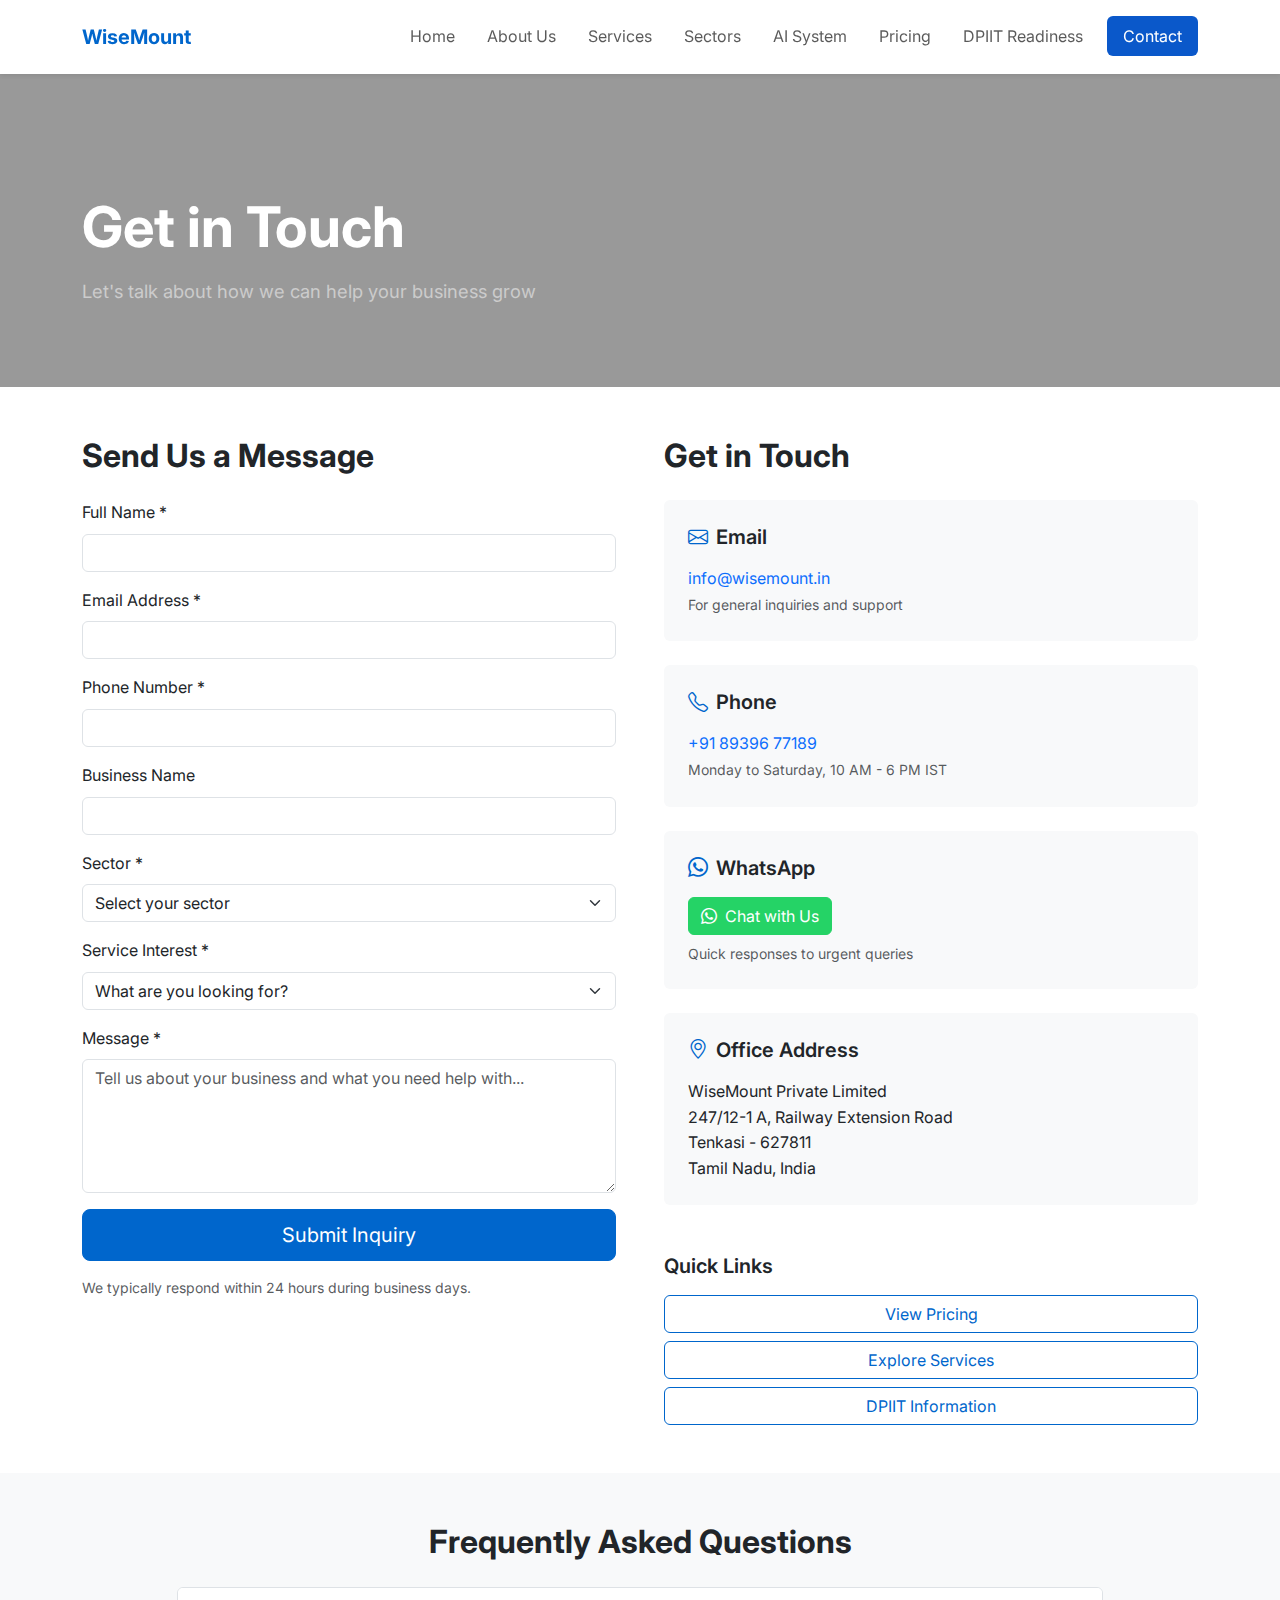
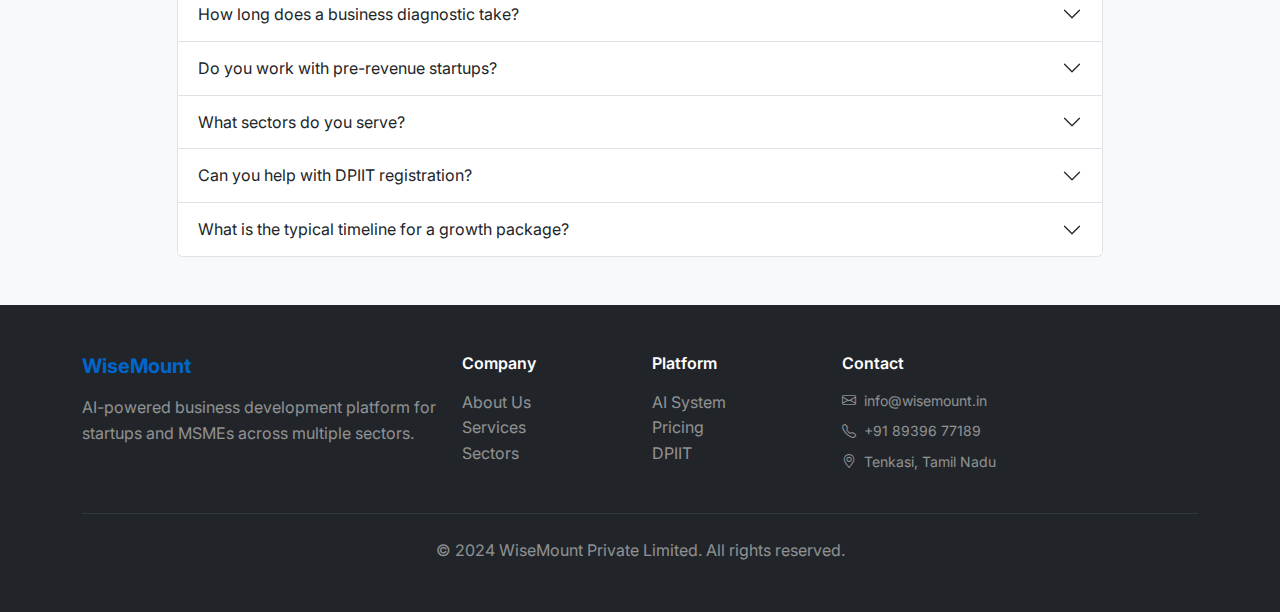
<file: contact.html>
<!DOCTYPE html>
<html lang="en">
<head>
    <meta charset="UTF-8">
    <meta name="viewport" content="width=device-width, initial-scale=1.0">
    <meta name="description" content="Contact WiseMount for business diagnostics, growth services, and startup support.">
    <title>Contact Us - WiseMount Private Limited</title>
    <link href="https://cdn.jsdelivr.net/npm/bootstrap@5.3.2/dist/css/bootstrap.min.css" rel="stylesheet">
    <link rel="stylesheet" href="https://cdn.jsdelivr.net/npm/bootstrap-icons@1.11.1/font/bootstrap-icons.css">
    <link rel="preconnect" href="https://fonts.googleapis.com">
    <link rel="preconnect" href="https://fonts.gstatic.com" crossorigin>
    <link href="https://fonts.googleapis.com/css2?family=Inter:wght@400;500;600;700&display=swap" rel="stylesheet">
    <link rel="stylesheet" href="style.css">
</head>
<body>
    <nav class="navbar navbar-expand-lg navbar-light bg-white sticky-top shadow-sm">
        <div class="container">
            <a class="navbar-brand fw-bold" href="index.html">
                <span class="text-primary">WiseMount</span>
            </a>
            <button class="navbar-toggler" type="button" data-bs-toggle="collapse" data-bs-target="#navbarNav">
                <span class="navbar-toggler-icon"></span>
            </button>
            <div class="collapse navbar-collapse" id="navbarNav">
                <ul class="navbar-nav ms-auto">
                    <li class="nav-item"><a class="nav-link" href="index.html">Home</a></li>
                    <li class="nav-item"><a class="nav-link" href="about.html">About Us</a></li>
                    <li class="nav-item"><a class="nav-link" href="services.html">Services</a></li>
                    <li class="nav-item"><a class="nav-link" href="sectors.html">Sectors</a></li>
                    <li class="nav-item"><a class="nav-link" href="ai-system.html">AI System</a></li>
                    <li class="nav-item"><a class="nav-link" href="pricing.html">Pricing</a></li>
                    <li class="nav-item"><a class="nav-link" href="dpiit.html">DPIIT Readiness</a></li>
                    <li class="nav-item"><a class="nav-link btn btn-primary text-white ms-lg-2 active" href="contact.html">Contact</a></li>
                </ul>
            </div>
        </div>
    </nav>

    <!-- Hero Banner -->
    <section class="page-hero position-relative" style="background: linear-gradient(135deg, rgba(0,0,0,0.4), rgba(0,0,0,0.4)), url('https://images.unsplash.com/photo-1534536281715-e28d76689b4d?w=1920&h=400&fit=crop') center/cover; padding: 120px 0 80px;">
        <div class="container">
            <div class="row">
                <div class="col-lg-8">
                    <h1 class="display-4 fw-bold text-white mb-3">Get in Touch</h1>
                    <p class="lead text-white-50 mb-0">Let's talk about how we can help your business grow</p>
                </div>
            </div>
        </div>
    </section>

    <section class="py-5">
        <div class="container">
            <div class="row g-5">
                <div class="col-lg-6">
                    <h2 class="fw-bold mb-4">Send Us a Message</h2>
                    <form action="https://api.web3forms.com/submit" method="POST" id="contactForm">
                        <input type="hidden" name="access_key" value="43b9f878-1e85-4710-8d02-8d9703343913">
                        <input type="hidden" name="subject" value="New Inquiry from WiseMount Website">
                        <input type="hidden" name="redirect" value="https://wisemount.github.io/wmhome/contact.html?success=true">
                        
                        <div class="mb-3">
                            <label for="name" class="form-label">Full Name *</label>
                            <input type="text" class="form-control" id="name" name="name" required>
                        </div>
                        <div class="mb-3">
                            <label for="email" class="form-label">Email Address *</label>
                            <input type="email" class="form-control" id="email" name="email" required>
                        </div>
                        <div class="mb-3">
                            <label for="phone" class="form-label">Phone Number *</label>
                            <input type="tel" class="form-control" id="phone" name="phone" required>
                        </div>
                        <div class="mb-3">
                            <label for="businessName" class="form-label">Business Name</label>
                            <input type="text" class="form-control" id="businessName" name="business_name">
                        </div>
                        <div class="mb-3">
                            <label for="sector" class="form-label">Sector *</label>
                            <select class="form-select" id="sector" name="sector" required>
                                <option value="">Select your sector</option>
                                <option value="healthcare">Healthcare & Wellness</option>
                                <option value="education">Education & EdTech</option>
                                <option value="agribusiness">Agribusiness & Food Processing</option>
                                <option value="tourism">Tourism & Hospitality</option>
                                <option value="retail">Retail / D2C</option>
                                <option value="it-ai">IT & AI Services</option>
                                <option value="other">Other</option>
                            </select>
                        </div>
                        <div class="mb-3">
                            <label for="interest" class="form-label">Service Interest *</label>
                            <select class="form-select" id="interest" name="service_interest" required>
                                <option value="">What are you looking for?</option>
                                <option value="diagnostic">Business Diagnostic</option>
                                <option value="subscription">Subscription Plan</option>
                                <option value="growth-package">Growth Package</option>
                                <option value="custom">Custom Solution</option>
                                <option value="general">General Inquiry</option>
                            </select>
                        </div>
                        <div class="mb-3">
                            <label for="message" class="form-label">Message *</label>
                            <textarea class="form-control" id="message" name="message" rows="5" required placeholder="Tell us about your business and what you need help with..."></textarea>
                        </div>
                        <div class="h-captcha" data-captcha="true"></div>
                        <button type="submit" class="btn btn-primary btn-lg w-100">Submit Inquiry</button>
                        <p class="text-muted small mt-3">We typically respond within 24 hours during business days.</p>
                    </form>
                </div>

                <div class="col-lg-6">
                    <h2 class="fw-bold mb-4">Get in Touch</h2>
                    
                    <div class="contact-info-card mb-4 p-4 bg-light rounded">
                        <h5 class="fw-semibold mb-3"><i class="bi bi-envelope text-primary me-2"></i>Email</h5>
                        <p class="mb-0"><a href="mailto:info@wisemount.in" class="text-decoration-none">info@wisemount.in</a></p>
                        <small class="text-muted">For general inquiries and support</small>
                    </div>

                    <div class="contact-info-card mb-4 p-4 bg-light rounded">
                        <h5 class="fw-semibold mb-3"><i class="bi bi-telephone text-primary me-2"></i>Phone</h5>
                        <p class="mb-0"><a href="tel:+918939677189" class="text-decoration-none">+91 89396 77189</a></p>
                        <small class="text-muted">Monday to Saturday, 10 AM - 6 PM IST</small>
                    </div>

                    <div class="contact-info-card mb-4 p-4 bg-light rounded">
                        <h5 class="fw-semibold mb-3"><i class="bi bi-whatsapp text-primary me-2"></i>WhatsApp</h5>
                        <a href="https://wa.me/918939677189" target="_blank" class="btn btn-success">
                            <i class="bi bi-whatsapp me-2"></i>Chat with Us
                        </a>
                        <br><small class="text-muted d-block mt-2">Quick responses to urgent queries</small>
                    </div>

                    <div class="contact-info-card mb-4 p-4 bg-light rounded">
                        <h5 class="fw-semibold mb-3"><i class="bi bi-geo-alt text-primary me-2"></i>Office Address</h5>
                        <p class="mb-0">
                            WiseMount Private Limited<br>
                            247/12-1 A, Railway Extension Road<br>
                            Tenkasi - 627811<br>
                            Tamil Nadu, India
                        </p>
                    </div>

                    <div class="mt-5">
                        <h5 class="fw-semibold mb-3">Quick Links</h5>
                        <div class="d-flex flex-column gap-2">
                            <a href="pricing.html" class="btn btn-outline-primary">View Pricing</a>
                            <a href="services.html" class="btn btn-outline-primary">Explore Services</a>
                            <a href="dpiit.html" class="btn btn-outline-primary">DPIIT Information</a>
                        </div>
                    </div>
                </div>
            </div>
        </div>
    </section>

    <section class="py-5 bg-light">
        <div class="container">
            <div class="text-center">
                <h2 class="fw-bold mb-4">Frequently Asked Questions</h2>
                <div class="row">
                    <div class="col-lg-10 mx-auto">
                        <div class="accordion" id="faqAccordion">
                            <div class="accordion-item">
                                <h2 class="accordion-header">
                                    <button class="accordion-button collapsed" type="button" data-bs-toggle="collapse" data-bs-target="#faq1">
                                        How long does a business diagnostic take?
                                    </button>
                                </h2>
                                <div id="faq1" class="accordion-collapse collapse" data-bs-parent="#faqAccordion">
                                    <div class="accordion-body text-start">
                                        The questionnaire takes 15-30 minutes to complete. Our AI system processes your inputs and generates a diagnostic report within 24-48 hours. You'll then have a review call with our team to discuss findings and next steps.
                                    </div>
                                </div>
                            </div>
                            <div class="accordion-item">
                                <h2 class="accordion-header">
                                    <button class="accordion-button collapsed" type="button" data-bs-toggle="collapse" data-bs-target="#faq2">
                                        Do you work with pre-revenue startups?
                                    </button>
                                </h2>
                                <div id="faq2" class="accordion-collapse collapse" data-bs-parent="#faqAccordion">
                                    <div class="accordion-body text-start">
                                        Yes. Our Basic Diagnostic and Startup Foundation packages are designed for early-stage businesses. We help with compliance setup, initial systems, and go-to-market planning even before your first sale.
                                    </div>
                                </div>
                            </div>
                            <div class="accordion-item">
                                <h2 class="accordion-header">
                                    <button class="accordion-button collapsed" type="button" data-bs-toggle="collapse" data-bs-target="#faq3">
                                        What sectors do you serve?
                                    </button>
                                </h2>
                                <div id="faq3" class="accordion-collapse collapse" data-bs-parent="#faqAccordion">
                                    <div class="accordion-body text-start">
                                        We specialize in healthcare, education, agribusiness, tourism & hospitality, retail/D2C, and IT & AI services. We have deep sector playbooks and expert networks for these industries.
                                    </div>
                                </div>
                            </div>
                            <div class="accordion-item">
                                <h2 class="accordion-header">
                                    <button class="accordion-button collapsed" type="button" data-bs-toggle="collapse" data-bs-target="#faq4">
                                        Can you help with DPIIT registration?
                                    </button>
                                </h2>
                                <div id="faq4" class="accordion-collapse collapse" data-bs-parent="#faqAccordion">
                                    <div class="accordion-body text-start">
                                        Yes. We help prepare the documentation, innovation narrative, and business plan required for DPIIT/Startup India recognition. This is included in our growth packages or available as a standalone service.
                                    </div>
                                </div>
                            </div>
                            <div class="accordion-item">
                                <h2 class="accordion-header">
                                    <button class="accordion-button collapsed" type="button" data-bs-toggle="collapse" data-bs-target="#faq5">
                                        What is the typical timeline for a growth package?
                                    </button>
                                </h2>
                                <div id="faq5" class="accordion-collapse collapse" data-bs-parent="#faqAccordion">
                                    <div class="accordion-body text-start">
                                        Startup Foundation: 4-8 weeks. MSME Growth: 3-6 months. Enterprise Scale: 6-12 months. Timelines depend on the complexity of your operations and the pace at which you can provide inputs and approvals.
                                    </div>
                                </div>
                            </div>
                        </div>
                    </div>
                </div>
            </div>
        </div>
    </section>

    <footer class="py-5 bg-dark text-white">
        <div class="container">
            <div class="row g-4">
                <div class="col-md-4">
                    <h5 class="fw-bold mb-3"><span class="text-primary">WiseMount</span></h5>
                    <p class="text-white-50">AI-powered business development platform for startups and MSMEs across multiple sectors.</p>
                </div>
                <div class="col-md-2">
                    <h6 class="fw-semibold mb-3">Company</h6>
                    <ul class="list-unstyled">
                        <li><a href="about.html" class="text-white-50 text-decoration-none">About Us</a></li>
                        <li><a href="services.html" class="text-white-50 text-decoration-none">Services</a></li>
                        <li><a href="sectors.html" class="text-white-50 text-decoration-none">Sectors</a></li>
                    </ul>
                </div>
                <div class="col-md-2">
                    <h6 class="fw-semibold mb-3">Platform</h6>
                    <ul class="list-unstyled">
                        <li><a href="ai-system.html" class="text-white-50 text-decoration-none">AI System</a></li>
                        <li><a href="pricing.html" class="text-white-50 text-decoration-none">Pricing</a></li>
                        <li><a href="dpiit.html" class="text-white-50 text-decoration-none">DPIIT</a></li>
                    </ul>
                </div>
                <div class="col-md-4">
                    <h6 class="fw-semibold mb-3">Contact</h6>
                    <ul class="list-unstyled text-white-50 small">
                        <li class="mb-2"><i class="bi bi-envelope me-2"></i>info@wisemount.in</li>
                        <li class="mb-2"><i class="bi bi-telephone me-2"></i>+91 89396 77189</li>
                        <li><i class="bi bi-geo-alt me-2"></i>Tenkasi, Tamil Nadu</li>
                    </ul>
                </div>
            </div>
            <hr class="my-4 border-secondary">
            <div class="text-center text-white-50">
                <p class="mb-0">&copy; 2024 WiseMount Private Limited. All rights reserved.</p>
            </div>
        </div>
    </footer>

    <script src="https://cdn.jsdelivr.net/npm/bootstrap@5.3.2/dist/js/bootstrap.bundle.min.js"></script>
    <script src="https://web3forms.com/client/script.js" async defer></script>
    <script src="script.js"></script>
    <script>
        // Show success message if redirected back
        const urlParams = new URLSearchParams(window.location.search);
        if (urlParams.get('success') === 'true') {
            const form = document.getElementById('contactForm');
            form.innerHTML = '<div class="alert alert-success text-center p-4"><h4>Thank You!</h4><p class="mb-0">Your inquiry has been submitted successfully. We will get back to you within 24 hours.</p></div>';
        }
    </script>
</body>
</html>
</file>
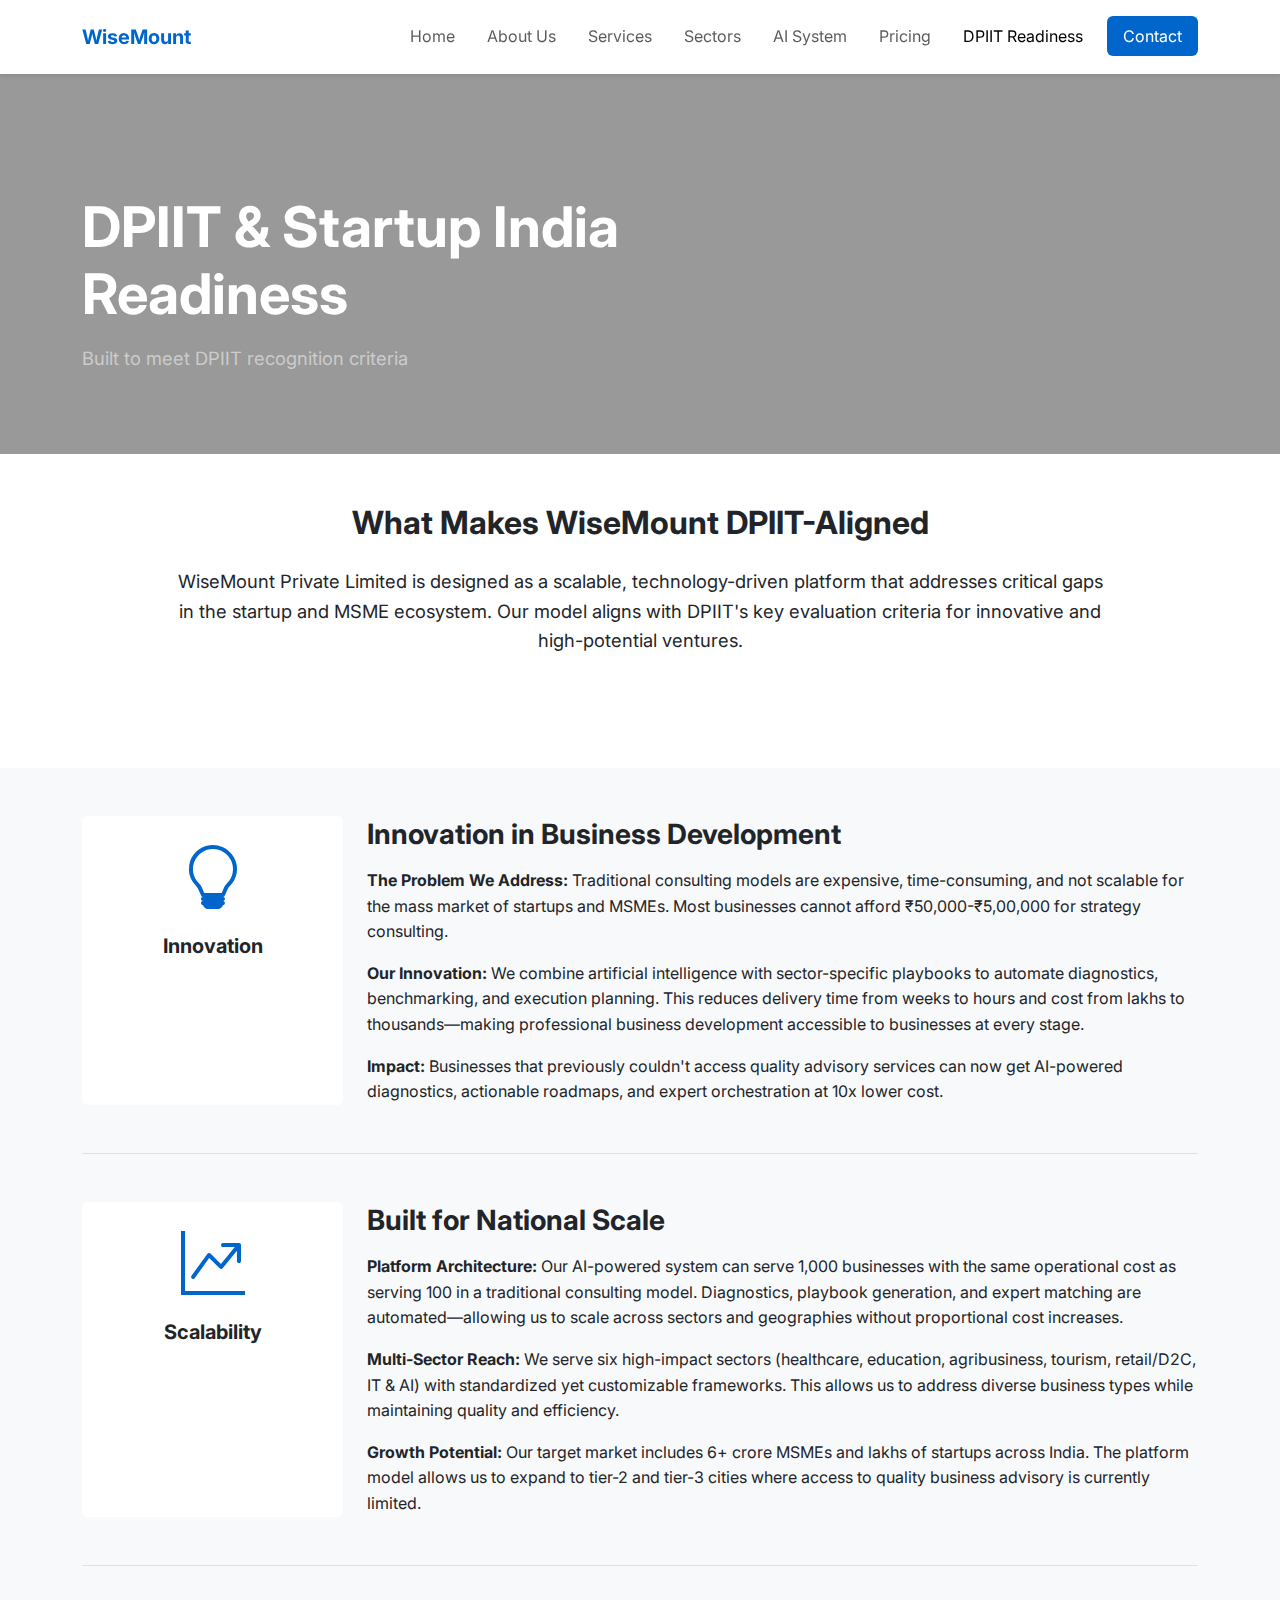
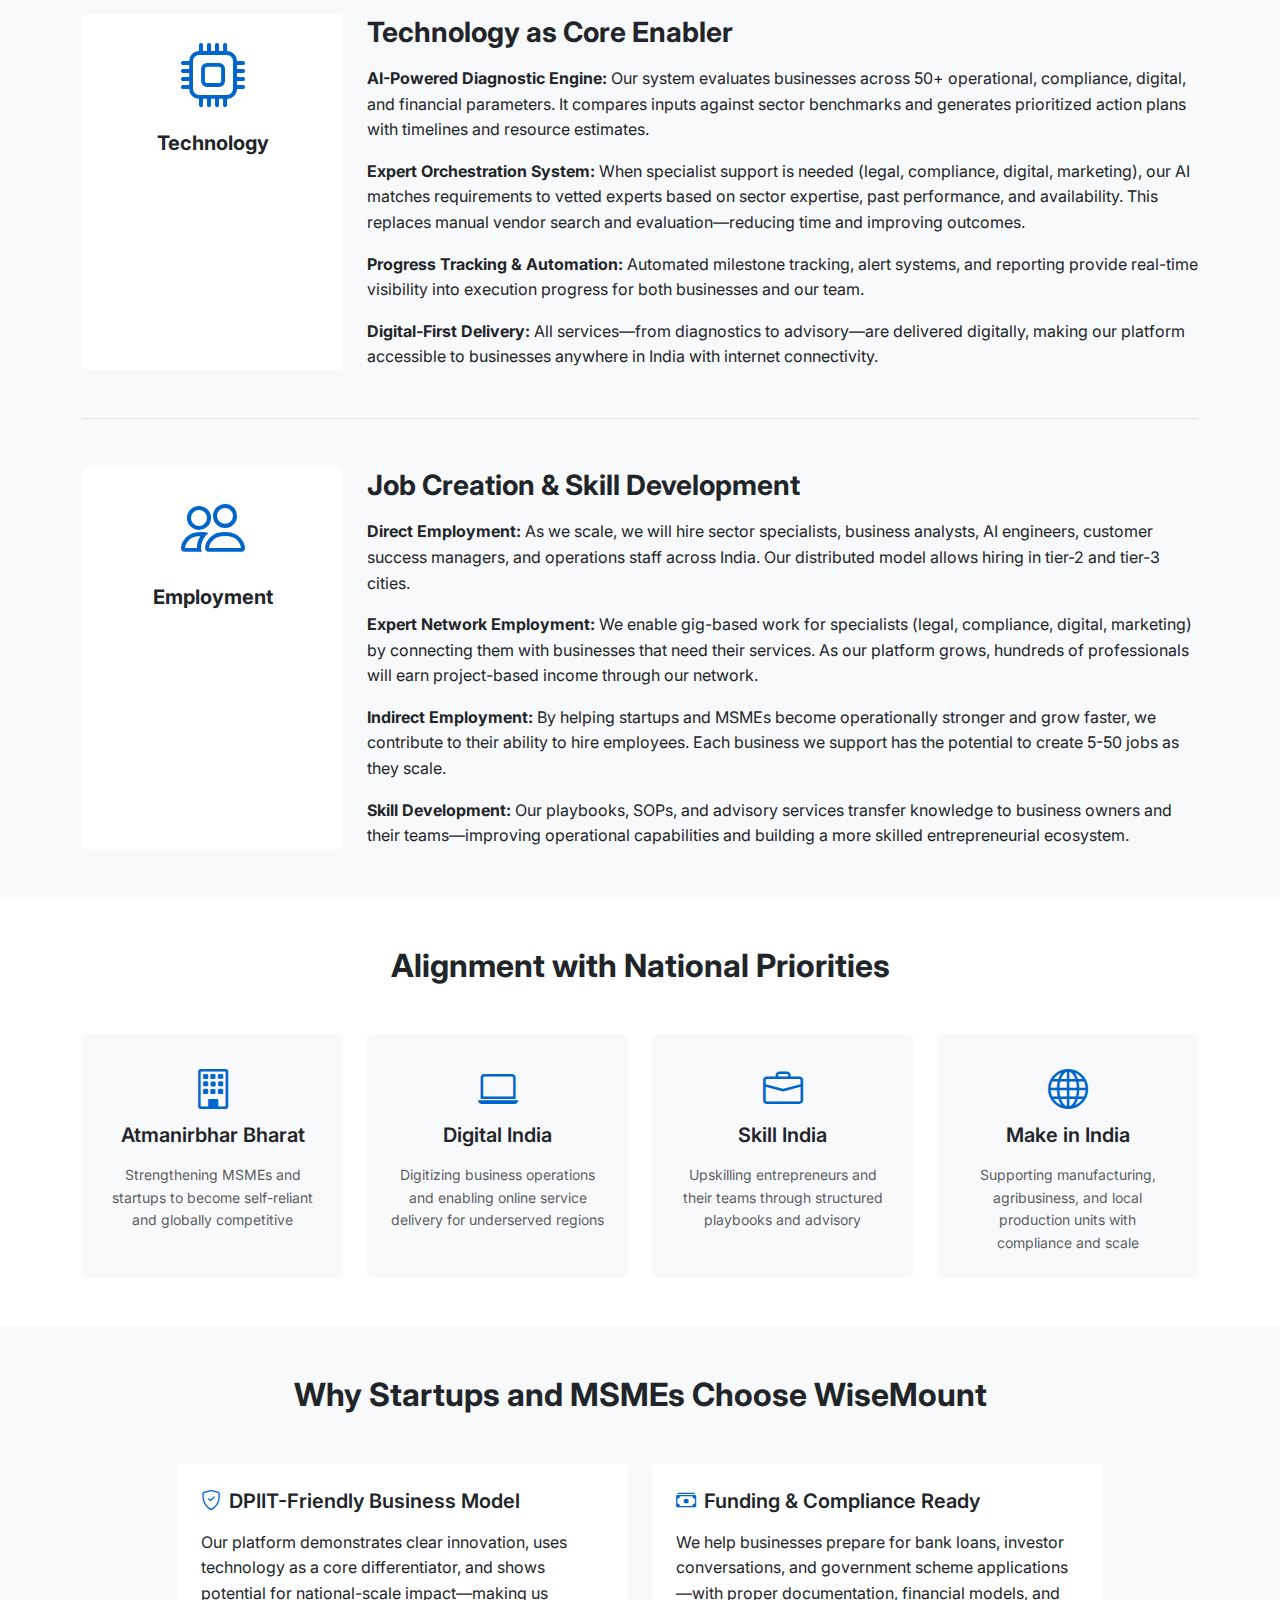
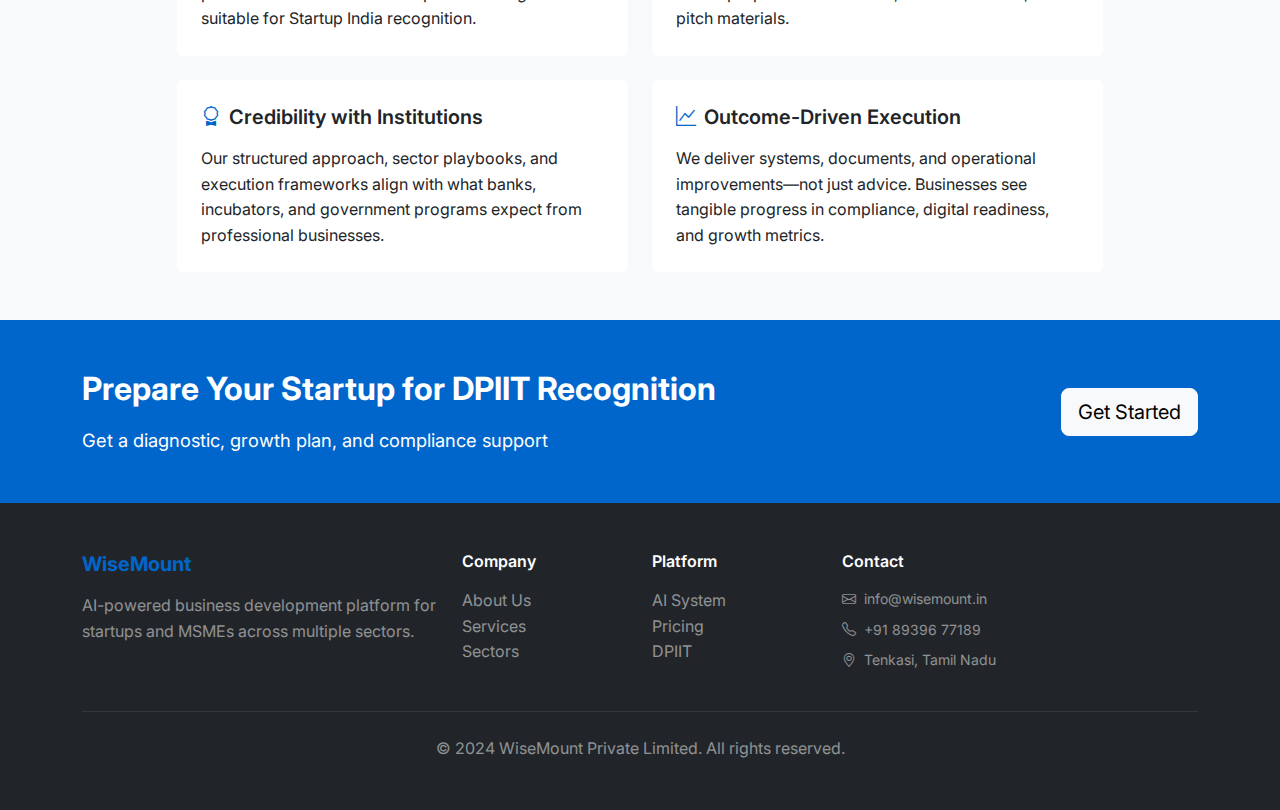
<file: dpiit.html>
<!DOCTYPE html>
<html lang="en">
<head>
    <meta charset="UTF-8">
    <meta name="viewport" content="width=device-width, initial-scale=1.0">
    <meta name="description" content="WiseMount DPIIT and Startup India readiness: Innovation, scalability, technology, and employment potential.">
    <title>DPIIT Readiness - WiseMount Private Limited</title>
    <link href="https://cdn.jsdelivr.net/npm/bootstrap@5.3.2/dist/css/bootstrap.min.css" rel="stylesheet">
    <link rel="stylesheet" href="https://cdn.jsdelivr.net/npm/bootstrap-icons@1.11.1/font/bootstrap-icons.css">
    <link rel="preconnect" href="https://fonts.googleapis.com">
    <link rel="preconnect" href="https://fonts.gstatic.com" crossorigin>
    <link href="https://fonts.googleapis.com/css2?family=Inter:wght@400;500;600;700&display=swap" rel="stylesheet">
    <link rel="stylesheet" href="style.css">
</head>
<body>
    <nav class="navbar navbar-expand-lg navbar-light bg-white sticky-top shadow-sm">
        <div class="container">
            <a class="navbar-brand fw-bold" href="index.html">
                <span class="text-primary">WiseMount</span>
            </a>
            <button class="navbar-toggler" type="button" data-bs-toggle="collapse" data-bs-target="#navbarNav">
                <span class="navbar-toggler-icon"></span>
            </button>
            <div class="collapse navbar-collapse" id="navbarNav">
                <ul class="navbar-nav ms-auto">
                    <li class="nav-item"><a class="nav-link" href="index.html">Home</a></li>
                    <li class="nav-item"><a class="nav-link" href="about.html">About Us</a></li>
                    <li class="nav-item"><a class="nav-link" href="services.html">Services</a></li>
                    <li class="nav-item"><a class="nav-link" href="sectors.html">Sectors</a></li>
                    <li class="nav-item"><a class="nav-link" href="ai-system.html">AI System</a></li>
                    <li class="nav-item"><a class="nav-link" href="pricing.html">Pricing</a></li>
                    <li class="nav-item"><a class="nav-link active" href="dpiit.html">DPIIT Readiness</a></li>
                    <li class="nav-item"><a class="nav-link btn btn-primary text-white ms-lg-2" href="contact.html">Contact</a></li>
                </ul>
            </div>
        </div>
    </nav>

    <!-- Hero Banner -->
    <section class="page-hero position-relative" style="background: linear-gradient(135deg, rgba(0,0,0,0.4), rgba(0,0,0,0.4)), url('https://images.unsplash.com/photo-1454165804606-c3d57bc86b40?w=1920&h=400&fit=crop') center/cover; padding: 120px 0 80px;">
        <div class="container">
            <div class="row">
                <div class="col-lg-8">
                    <h1 class="display-4 fw-bold text-white mb-3">DPIIT & Startup India Readiness</h1>
                    <p class="lead text-white-50 mb-0">Built to meet DPIIT recognition criteria</p>
                </div>
            </div>
        </div>
    </section>

    <section class="py-5">
        <div class="container">
            <div class="row mb-5">
                <div class="col-lg-10 mx-auto text-center">
                    <h2 class="fw-bold mb-4">What Makes WiseMount DPIIT-Aligned</h2>
                    <p class="lead">WiseMount Private Limited is designed as a scalable, technology-driven platform that addresses critical gaps in the startup and MSME ecosystem. Our model aligns with DPIIT's key evaluation criteria for innovative and high-potential ventures.</p>
                </div>
            </div>
        </div>
    </section>

    <section class="py-5 bg-light">
        <div class="container">
            <div class="dpiit-criterion mb-5 pb-5 border-bottom">
                <div class="row">
                    <div class="col-lg-3 mb-4 mb-lg-0">
                        <div class="criterion-icon-box p-4 bg-white rounded text-center h-100">
                            <i class="bi bi-lightbulb display-3 text-primary"></i>
                            <h5 class="fw-bold mt-3">Innovation</h5>
                        </div>
                    </div>
                    <div class="col-lg-9">
                        <h3 class="fw-bold mb-3">Innovation in Business Development</h3>
                        <p class="mb-3"><strong>The Problem We Address:</strong> Traditional consulting models are expensive, time-consuming, and not scalable for the mass market of startups and MSMEs. Most businesses cannot afford ₹50,000-₹5,00,000 for strategy consulting.</p>
                        <p class="mb-3"><strong>Our Innovation:</strong> We combine artificial intelligence with sector-specific playbooks to automate diagnostics, benchmarking, and execution planning. This reduces delivery time from weeks to hours and cost from lakhs to thousands—making professional business development accessible to businesses at every stage.</p>
                        <p class="mb-0"><strong>Impact:</strong> Businesses that previously couldn't access quality advisory services can now get AI-powered diagnostics, actionable roadmaps, and expert orchestration at 10x lower cost.</p>
                    </div>
                </div>
            </div>

            <div class="dpiit-criterion mb-5 pb-5 border-bottom">
                <div class="row">
                    <div class="col-lg-3 mb-4 mb-lg-0">
                        <div class="criterion-icon-box p-4 bg-white rounded text-center h-100">
                            <i class="bi bi-graph-up-arrow display-3 text-primary"></i>
                            <h5 class="fw-bold mt-3">Scalability</h5>
                        </div>
                    </div>
                    <div class="col-lg-9">
                        <h3 class="fw-bold mb-3">Built for National Scale</h3>
                        <p class="mb-3"><strong>Platform Architecture:</strong> Our AI-powered system can serve 1,000 businesses with the same operational cost as serving 100 in a traditional consulting model. Diagnostics, playbook generation, and expert matching are automated—allowing us to scale across sectors and geographies without proportional cost increases.</p>
                        <p class="mb-3"><strong>Multi-Sector Reach:</strong> We serve six high-impact sectors (healthcare, education, agribusiness, tourism, retail/D2C, IT & AI) with standardized yet customizable frameworks. This allows us to address diverse business types while maintaining quality and efficiency.</p>
                        <p class="mb-0"><strong>Growth Potential:</strong> Our target market includes 6+ crore MSMEs and lakhs of startups across India. The platform model allows us to expand to tier-2 and tier-3 cities where access to quality business advisory is currently limited.</p>
                    </div>
                </div>
            </div>

            <div class="dpiit-criterion mb-5 pb-5 border-bottom">
                <div class="row">
                    <div class="col-lg-3 mb-4 mb-lg-0">
                        <div class="criterion-icon-box p-4 bg-white rounded text-center h-100">
                            <i class="bi bi-cpu display-3 text-primary"></i>
                            <h5 class="fw-bold mt-3">Technology</h5>
                        </div>
                    </div>
                    <div class="col-lg-9">
                        <h3 class="fw-bold mb-3">Technology as Core Enabler</h3>
                        <p class="mb-3"><strong>AI-Powered Diagnostic Engine:</strong> Our system evaluates businesses across 50+ operational, compliance, digital, and financial parameters. It compares inputs against sector benchmarks and generates prioritized action plans with timelines and resource estimates.</p>
                        <p class="mb-3"><strong>Expert Orchestration System:</strong> When specialist support is needed (legal, compliance, digital, marketing), our AI matches requirements to vetted experts based on sector expertise, past performance, and availability. This replaces manual vendor search and evaluation—reducing time and improving outcomes.</p>
                        <p class="mb-3"><strong>Progress Tracking & Automation:</strong> Automated milestone tracking, alert systems, and reporting provide real-time visibility into execution progress for both businesses and our team.</p>
                        <p class="mb-0"><strong>Digital-First Delivery:</strong> All services—from diagnostics to advisory—are delivered digitally, making our platform accessible to businesses anywhere in India with internet connectivity.</p>
                    </div>
                </div>
            </div>

            <div class="dpiit-criterion">
                <div class="row">
                    <div class="col-lg-3 mb-4 mb-lg-0">
                        <div class="criterion-icon-box p-4 bg-white rounded text-center h-100">
                            <i class="bi bi-people display-3 text-primary"></i>
                            <h5 class="fw-bold mt-3">Employment</h5>
                        </div>
                    </div>
                    <div class="col-lg-9">
                        <h3 class="fw-bold mb-3">Job Creation & Skill Development</h3>
                        <p class="mb-3"><strong>Direct Employment:</strong> As we scale, we will hire sector specialists, business analysts, AI engineers, customer success managers, and operations staff across India. Our distributed model allows hiring in tier-2 and tier-3 cities.</p>
                        <p class="mb-3"><strong>Expert Network Employment:</strong> We enable gig-based work for specialists (legal, compliance, digital, marketing) by connecting them with businesses that need their services. As our platform grows, hundreds of professionals will earn project-based income through our network.</p>
                        <p class="mb-3"><strong>Indirect Employment:</strong> By helping startups and MSMEs become operationally stronger and grow faster, we contribute to their ability to hire employees. Each business we support has the potential to create 5-50 jobs as they scale.</p>
                        <p class="mb-0"><strong>Skill Development:</strong> Our playbooks, SOPs, and advisory services transfer knowledge to business owners and their teams—improving operational capabilities and building a more skilled entrepreneurial ecosystem.</p>
                    </div>
                </div>
            </div>
        </div>
    </section>

    <section class="py-5">
        <div class="container">
            <h2 class="fw-bold text-center mb-5">Alignment with National Priorities</h2>
            <div class="row g-4">
                <div class="col-md-6 col-lg-3">
                    <div class="priority-card text-center p-4 bg-light rounded h-100">
                        <i class="bi bi-building fs-1 text-primary mb-3"></i>
                        <h5 class="fw-semibold mb-3">Atmanirbhar Bharat</h5>
                        <p class="mb-0 small text-muted">Strengthening MSMEs and startups to become self-reliant and globally competitive</p>
                    </div>
                </div>
                <div class="col-md-6 col-lg-3">
                    <div class="priority-card text-center p-4 bg-light rounded h-100">
                        <i class="bi bi-laptop fs-1 text-primary mb-3"></i>
                        <h5 class="fw-semibold mb-3">Digital India</h5>
                        <p class="mb-0 small text-muted">Digitizing business operations and enabling online service delivery for underserved regions</p>
                    </div>
                </div>
                <div class="col-md-6 col-lg-3">
                    <div class="priority-card text-center p-4 bg-light rounded h-100">
                        <i class="bi bi-briefcase fs-1 text-primary mb-3"></i>
                        <h5 class="fw-semibold mb-3">Skill India</h5>
                        <p class="mb-0 small text-muted">Upskilling entrepreneurs and their teams through structured playbooks and advisory</p>
                    </div>
                </div>
                <div class="col-md-6 col-lg-3">
                    <div class="priority-card text-center p-4 bg-light rounded h-100">
                        <i class="bi bi-globe fs-1 text-primary mb-3"></i>
                        <h5 class="fw-semibold mb-3">Make in India</h5>
                        <p class="mb-0 small text-muted">Supporting manufacturing, agribusiness, and local production units with compliance and scale</p>
                    </div>
                </div>
            </div>
        </div>
    </section>

    <section class="py-5 bg-light">
        <div class="container">
            <div class="row">
                <div class="col-lg-10 mx-auto">
                    <h2 class="fw-bold text-center mb-5">Why Startups and MSMEs Choose WiseMount</h2>
                    <div class="row g-4">
                        <div class="col-md-6">
                            <div class="reason-card p-4 bg-white rounded h-100">
                                <h5 class="fw-semibold mb-3"><i class="bi bi-shield-check text-primary me-2"></i>DPIIT-Friendly Business Model</h5>
                                <p class="mb-0">Our platform demonstrates clear innovation, uses technology as a core differentiator, and shows potential for national-scale impact—making us suitable for Startup India recognition.</p>
                            </div>
                        </div>
                        <div class="col-md-6">
                            <div class="reason-card p-4 bg-white rounded h-100">
                                <h5 class="fw-semibold mb-3"><i class="bi bi-cash-stack text-primary me-2"></i>Funding & Compliance Ready</h5>
                                <p class="mb-0">We help businesses prepare for bank loans, investor conversations, and government scheme applications—with proper documentation, financial models, and pitch materials.</p>
                            </div>
                        </div>
                        <div class="col-md-6">
                            <div class="reason-card p-4 bg-white rounded h-100">
                                <h5 class="fw-semibold mb-3"><i class="bi bi-award text-primary me-2"></i>Credibility with Institutions</h5>
                                <p class="mb-0">Our structured approach, sector playbooks, and execution frameworks align with what banks, incubators, and government programs expect from professional businesses.</p>
                            </div>
                        </div>
                        <div class="col-md-6">
                            <div class="reason-card p-4 bg-white rounded h-100">
                                <h5 class="fw-semibold mb-3"><i class="bi bi-graph-up text-primary me-2"></i>Outcome-Driven Execution</h5>
                                <p class="mb-0">We deliver systems, documents, and operational improvements—not just advice. Businesses see tangible progress in compliance, digital readiness, and growth metrics.</p>
                            </div>
                        </div>
                    </div>
                </div>
            </div>
        </div>
    </section>

    <section class="py-5 bg-primary text-white">
        <div class="container">
            <div class="row align-items-center">
                <div class="col-lg-8">
                    <h2 class="fw-bold mb-3">Prepare Your Startup for DPIIT Recognition</h2>
                    <p class="mb-0 lead">Get a diagnostic, growth plan, and compliance support</p>
                </div>
                <div class="col-lg-4 text-lg-end mt-3 mt-lg-0">
                    <a href="contact.html" class="btn btn-light btn-lg">Get Started</a>
                </div>
            </div>
        </div>
    </section>

    <footer class="py-5 bg-dark text-white">
        <div class="container">
            <div class="row g-4">
                <div class="col-md-4">
                    <h5 class="fw-bold mb-3"><span class="text-primary">WiseMount</span></h5>
                    <p class="text-white-50">AI-powered business development platform for startups and MSMEs across multiple sectors.</p>
                </div>
                <div class="col-md-2">
                    <h6 class="fw-semibold mb-3">Company</h6>
                    <ul class="list-unstyled">
                        <li><a href="about.html" class="text-white-50 text-decoration-none">About Us</a></li>
                        <li><a href="services.html" class="text-white-50 text-decoration-none">Services</a></li>
                        <li><a href="sectors.html" class="text-white-50 text-decoration-none">Sectors</a></li>
                    </ul>
                </div>
                <div class="col-md-2">
                    <h6 class="fw-semibold mb-3">Platform</h6>
                    <ul class="list-unstyled">
                        <li><a href="ai-system.html" class="text-white-50 text-decoration-none">AI System</a></li>
                        <li><a href="pricing.html" class="text-white-50 text-decoration-none">Pricing</a></li>
                        <li><a href="dpiit.html" class="text-white-50 text-decoration-none">DPIIT</a></li>
                    </ul>
                </div>
                <div class="col-md-4">
                    <h6 class="fw-semibold mb-3">Contact</h6>
                    <ul class="list-unstyled text-white-50 small">
                        <li class="mb-2"><i class="bi bi-envelope me-2"></i>info@wisemount.in</li>
                        <li class="mb-2"><i class="bi bi-telephone me-2"></i>+91 89396 77189</li>
                        <li><i class="bi bi-geo-alt me-2"></i>Tenkasi, Tamil Nadu</li>
                    </ul>
                </div>
            </div>
            <hr class="my-4 border-secondary">
            <div class="text-center text-white-50">
                <p class="mb-0">&copy; 2024 WiseMount Private Limited. All rights reserved.</p>
            </div>
        </div>
    </footer>

    <script src="https://cdn.jsdelivr.net/npm/bootstrap@5.3.2/dist/js/bootstrap.bundle.min.js"></script>
    <script src="script.js"></script>
</body>
</html>
</file>
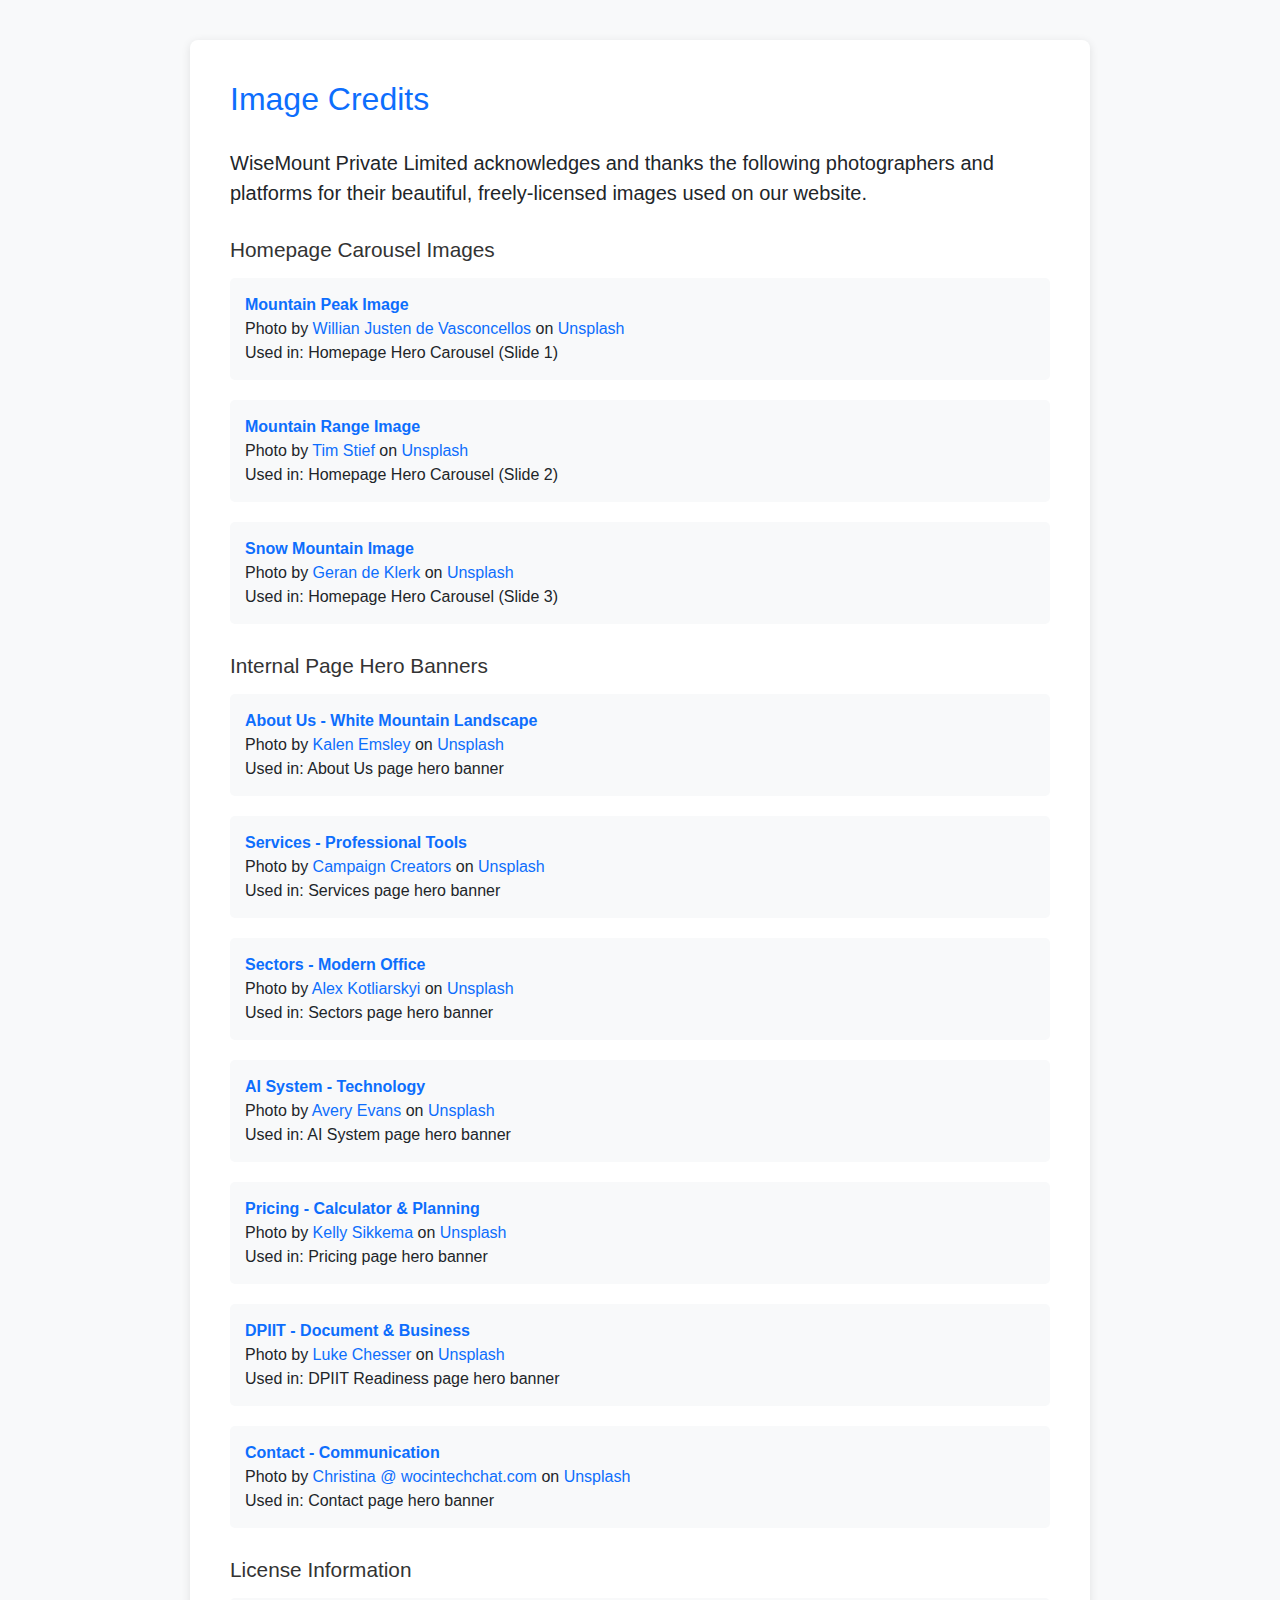
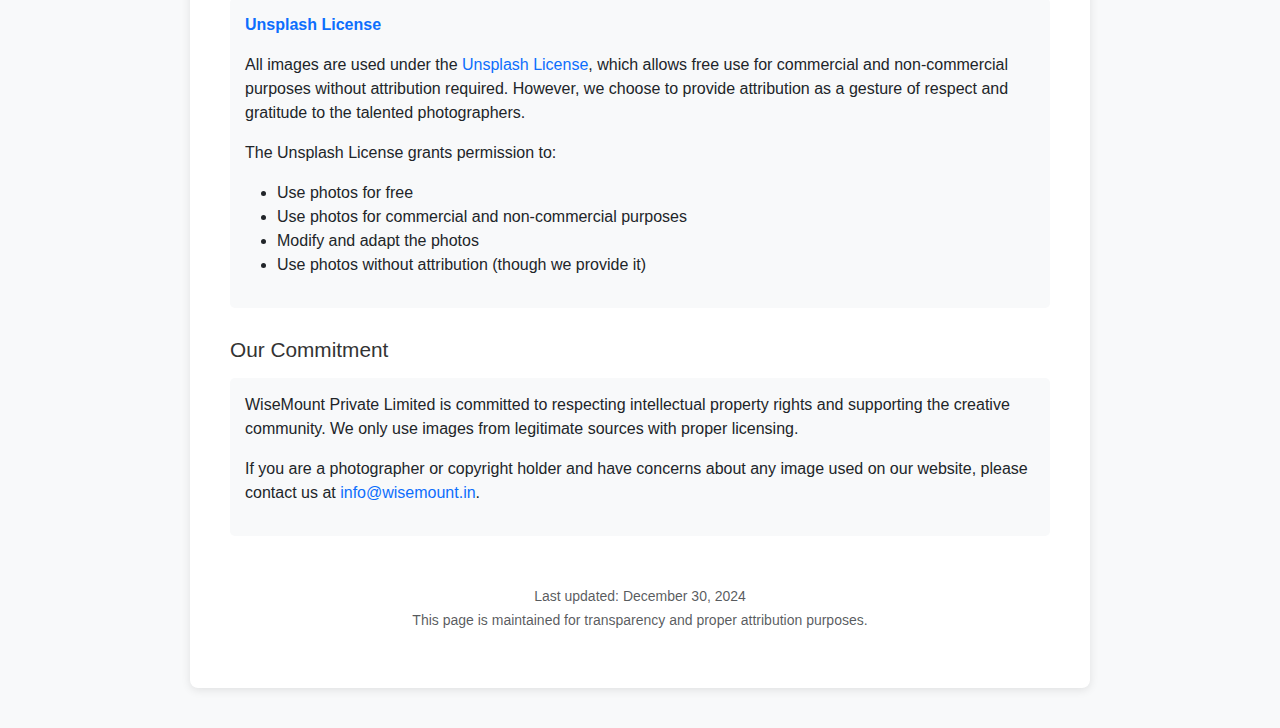
<file: image-credits.html>
<!DOCTYPE html>
<html lang="en">
<head>
    <meta charset="UTF-8">
    <meta name="viewport" content="width=device-width, initial-scale=1.0">
    <meta name="robots" content="noindex, nofollow">
    <title>Image Credits - WiseMount Private Limited</title>
    <link href="https://cdn.jsdelivr.net/npm/bootstrap@5.3.2/dist/css/bootstrap.min.css" rel="stylesheet">
    <style>
        body {
            font-family: 'Inter', -apple-system, BlinkMacSystemFont, sans-serif;
            padding: 40px 20px;
            background: #f8f9fa;
        }
        .container {
            max-width: 900px;
            background: white;
            padding: 40px;
            border-radius: 8px;
            box-shadow: 0 2px 10px rgba(0,0,0,0.1);
        }
        h1 {
            font-size: 2rem;
            margin-bottom: 30px;
            color: #0d6efd;
        }
        h2 {
            font-size: 1.3rem;
            margin-top: 30px;
            margin-bottom: 15px;
            color: #333;
        }
        .credit-item {
            margin-bottom: 20px;
            padding: 15px;
            background: #f8f9fa;
            border-radius: 5px;
        }
        .credit-item strong {
            color: #0d6efd;
        }
        a {
            color: #0d6efd;
            text-decoration: none;
        }
        a:hover {
            text-decoration: underline;
        }
    </style>
</head>
<body>
    <div class="container">
        <h1>Image Credits</h1>
        <p class="lead">WiseMount Private Limited acknowledges and thanks the following photographers and platforms for their beautiful, freely-licensed images used on our website.</p>

        <h2>Homepage Carousel Images</h2>
        
        <div class="credit-item">
            <strong>Mountain Peak Image</strong><br>
            Photo by <a href="https://unsplash.com/@willianjusten" target="_blank">Willian Justen de Vasconcellos</a> on <a href="https://unsplash.com/photos/snow-covered-mountain-under-blue-sky-during-daytime-photo-n5B4HG3WZtY" target="_blank">Unsplash</a><br>
            Used in: Homepage Hero Carousel (Slide 1)
        </div>

        <div class="credit-item">
            <strong>Mountain Range Image</strong><br>
            Photo by <a href="https://unsplash.com/@timstief" target="_blank">Tim Stief</a> on <a href="https://unsplash.com/photos/brown-mountain-under-white-clouds-during-daytime-YFFGkE3y4F8" target="_blank">Unsplash</a><br>
            Used in: Homepage Hero Carousel (Slide 2)
        </div>

        <div class="credit-item">
            <strong>Snow Mountain Image</strong><br>
            Photo by <a href="https://unsplash.com/@gerandeklerk" target="_blank">Geran de Klerk</a> on <a href="https://unsplash.com/photos/green-grass-field-near-mountain-under-white-clouds-and-blue-sky-during-daytime-bKhETeDV1WM" target="_blank">Unsplash</a><br>
            Used in: Homepage Hero Carousel (Slide 3)
        </div>

        <h2>Internal Page Hero Banners</h2>

        <div class="credit-item">
            <strong>About Us - White Mountain Landscape</strong><br>
            Photo by <a href="https://unsplash.com/@kalenemsley" target="_blank">Kalen Emsley</a> on <a href="https://unsplash.com/photos/snowy-mountain-under-blue-sky-Bkci_8qcdvQ" target="_blank">Unsplash</a><br>
            Used in: About Us page hero banner
        </div>

        <div class="credit-item">
            <strong>Services - Professional Tools</strong><br>
            Photo by <a href="https://unsplash.com/@campaign_creators" target="_blank">Campaign Creators</a> on <a href="https://unsplash.com/photos/man-holding-incandescent-bulb-pypeCEaJeZY" target="_blank">Unsplash</a><br>
            Used in: Services page hero banner
        </div>

        <div class="credit-item">
            <strong>Sectors - Modern Office</strong><br>
            Photo by <a href="https://unsplash.com/@alexkotliarskyi" target="_blank">Alex Kotliarskyi</a> on <a href="https://unsplash.com/photos/person-using-macbook-pro-on-table-ourQHRTE2IM" target="_blank">Unsplash</a><br>
            Used in: Sectors page hero banner
        </div>

        <div class="credit-item">
            <strong>AI System - Technology</strong><br>
            Photo by <a href="https://unsplash.com/@averey" target="_blank">Avery Evans</a> on <a href="https://unsplash.com/photos/turned-on-gray-laptop-computer-RJQE64NmC_o" target="_blank">Unsplash</a><br>
            Used in: AI System page hero banner
        </div>

        <div class="credit-item">
            <strong>Pricing - Calculator & Planning</strong><br>
            Photo by <a href="https://unsplash.com/@kellysikkema" target="_blank">Kelly Sikkema</a> on <a href="https://unsplash.com/photos/person-holding-pencil-near-laptop-computer-YK0HPwWDJ1I" target="_blank">Unsplash</a><br>
            Used in: Pricing page hero banner
        </div>

        <div class="credit-item">
            <strong>DPIIT - Document & Business</strong><br>
            Photo by <a href="https://unsplash.com/@lukechesser" target="_blank">Luke Chesser</a> on <a href="https://unsplash.com/photos/turned-on-monitoring-screen-JKUTrJ4vK00" target="_blank">Unsplash</a><br>
            Used in: DPIIT Readiness page hero banner
        </div>

        <div class="credit-item">
            <strong>Contact - Communication</strong><br>
            Photo by <a href="https://unsplash.com/@wocintechchat" target="_blank">Christina @ wocintechchat.com</a> on <a href="https://unsplash.com/photos/woman-in-blue-suit-jacket-LQ1t-8Ms5PY" target="_blank">Unsplash</a><br>
            Used in: Contact page hero banner
        </div>

        <h2>License Information</h2>
        
        <div class="credit-item">
            <p><strong>Unsplash License</strong></p>
            <p>All images are used under the <a href="https://unsplash.com/license" target="_blank">Unsplash License</a>, which allows free use for commercial and non-commercial purposes without attribution required. However, we choose to provide attribution as a gesture of respect and gratitude to the talented photographers.</p>
            <p>The Unsplash License grants permission to:</p>
            <ul>
                <li>Use photos for free</li>
                <li>Use photos for commercial and non-commercial purposes</li>
                <li>Modify and adapt the photos</li>
                <li>Use photos without attribution (though we provide it)</li>
            </ul>
        </div>

        <h2>Our Commitment</h2>
        
        <div class="credit-item">
            <p>WiseMount Private Limited is committed to respecting intellectual property rights and supporting the creative community. We only use images from legitimate sources with proper licensing.</p>
            <p>If you are a photographer or copyright holder and have concerns about any image used on our website, please contact us at <a href="mailto:info@wisemount.in">info@wisemount.in</a>.</p>
        </div>

        <p class="text-muted mt-5 text-center">
            <small>Last updated: December 30, 2024<br>
            This page is maintained for transparency and proper attribution purposes.</small>
        </p>
    </div>
</body>
</html>
</file>
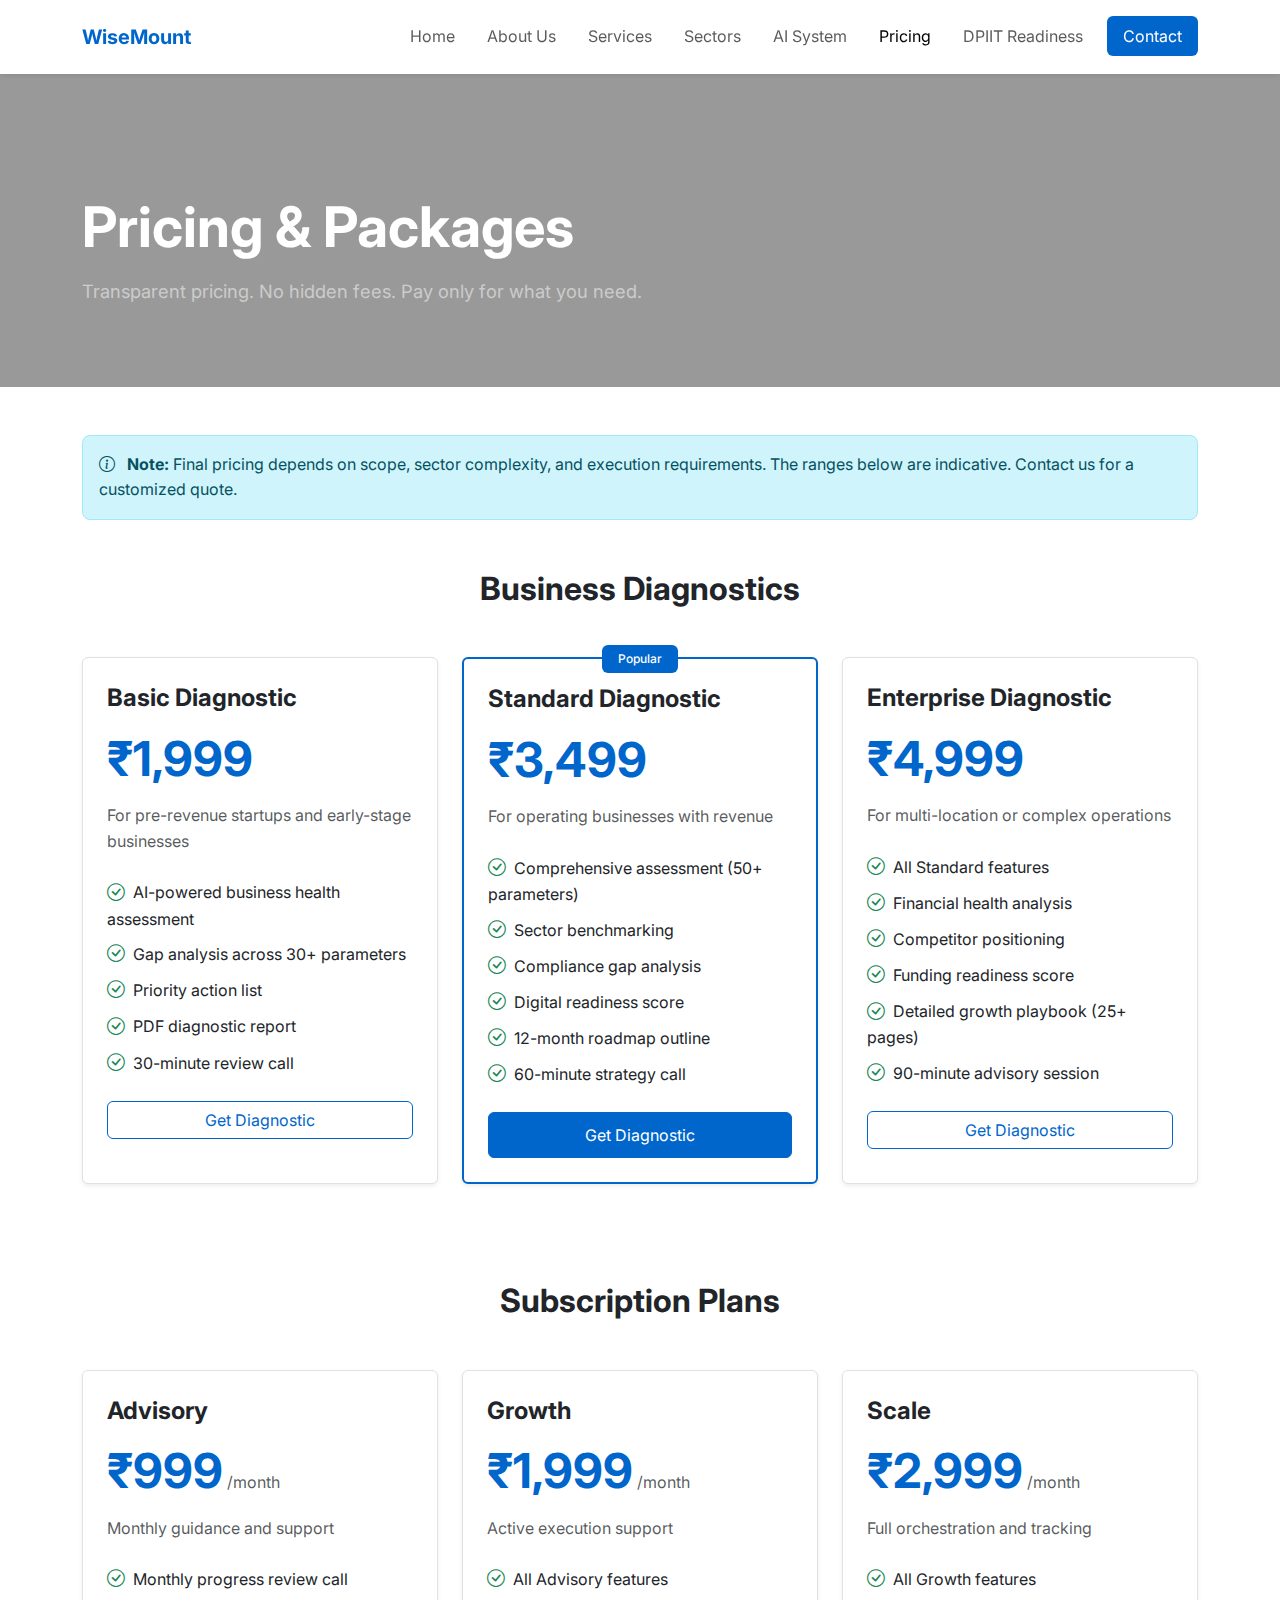
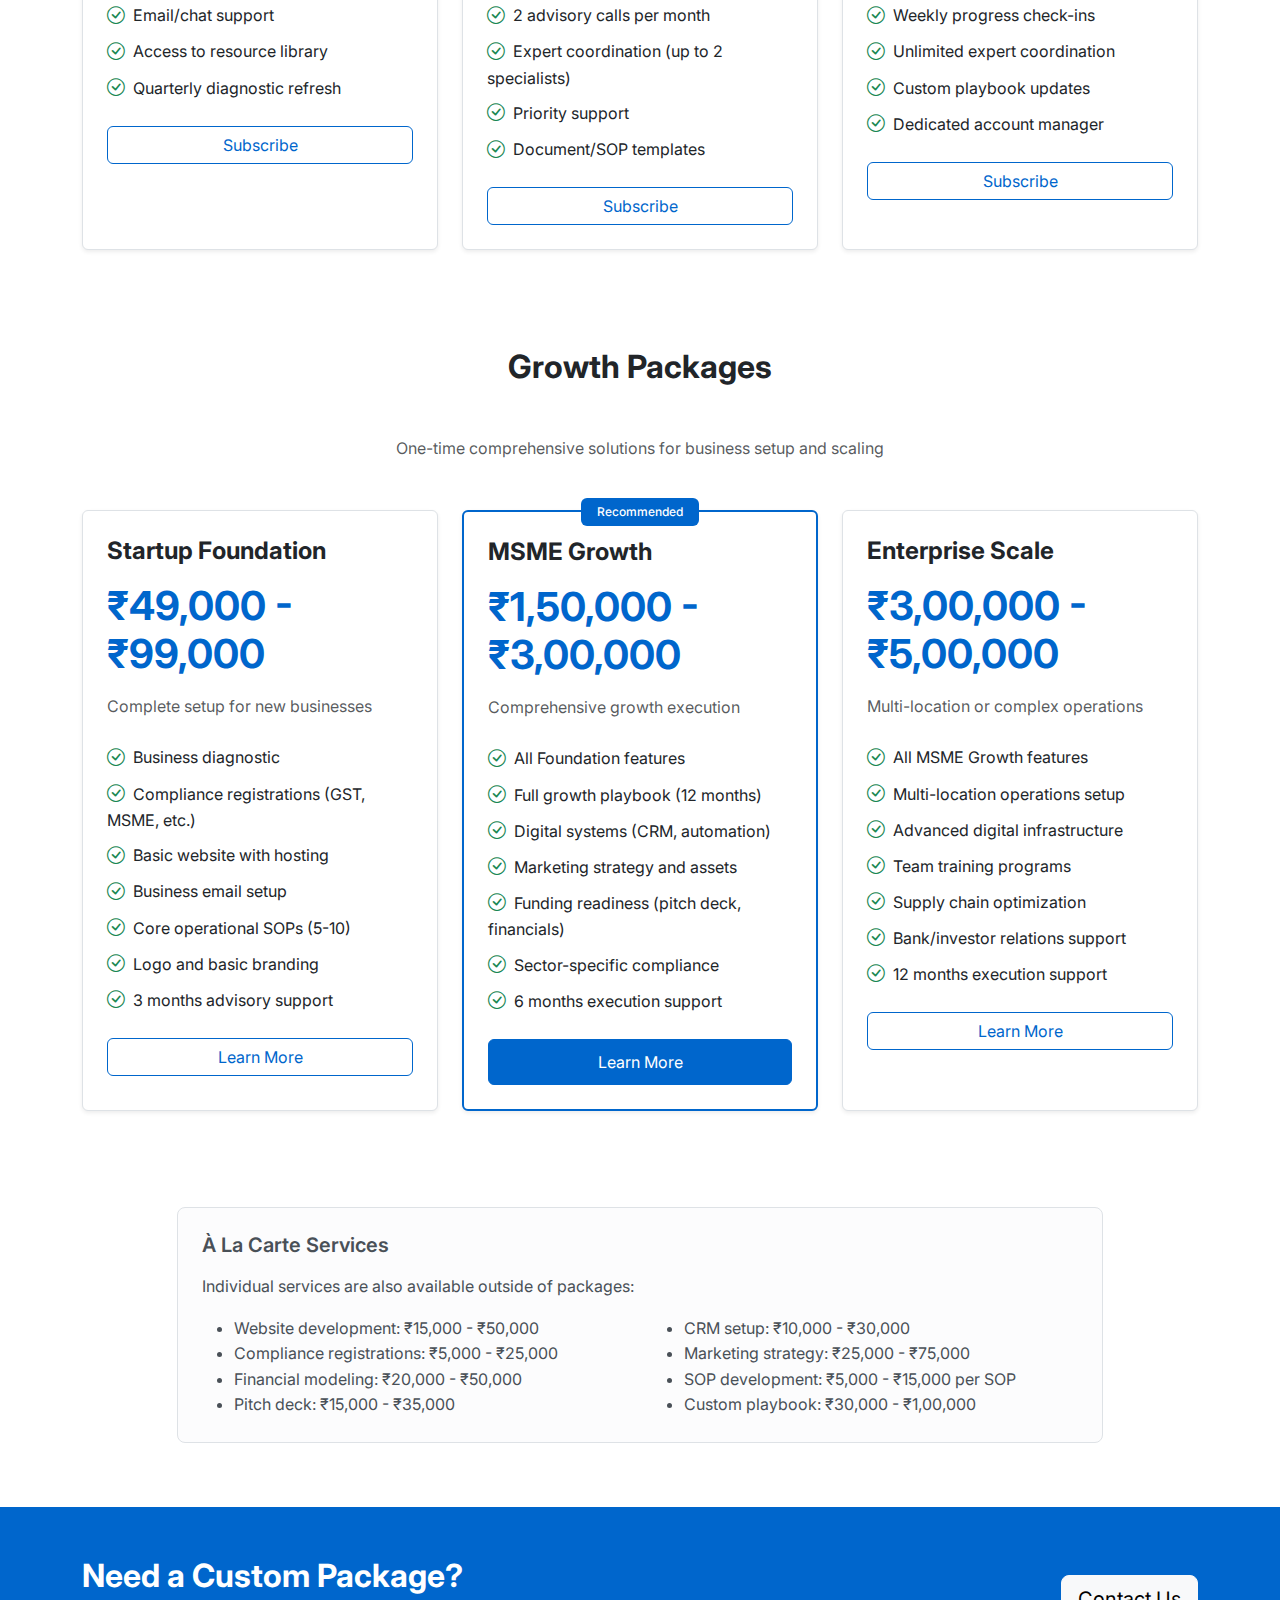
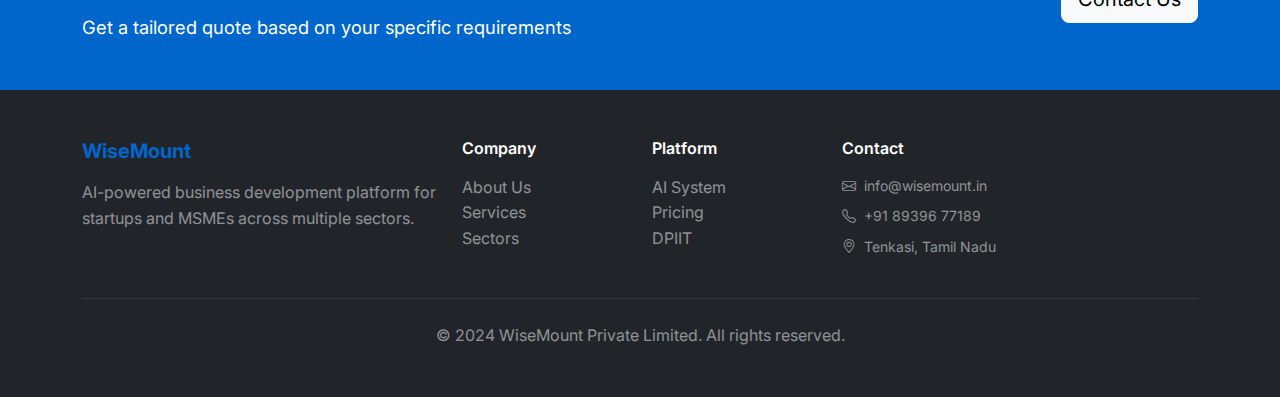
<file: pricing.html>
<!DOCTYPE html>
<html lang="en">
<head>
    <meta charset="UTF-8">
    <meta name="viewport" content="width=device-width, initial-scale=1.0">
    <meta name="description" content="WiseMount pricing: Business diagnostics, growth packages, and subscription plans for startups and MSMEs.">
    <title>Pricing - WiseMount Private Limited</title>
    <link href="https://cdn.jsdelivr.net/npm/bootstrap@5.3.2/dist/css/bootstrap.min.css" rel="stylesheet">
    <link rel="stylesheet" href="https://cdn.jsdelivr.net/npm/bootstrap-icons@1.11.1/font/bootstrap-icons.css">
    <link rel="preconnect" href="https://fonts.googleapis.com">
    <link rel="preconnect" href="https://fonts.gstatic.com" crossorigin>
    <link href="https://fonts.googleapis.com/css2?family=Inter:wght@400;500;600;700&display=swap" rel="stylesheet">
    <link rel="stylesheet" href="style.css">
</head>
<body>
    <nav class="navbar navbar-expand-lg navbar-light bg-white sticky-top shadow-sm">
        <div class="container">
            <a class="navbar-brand fw-bold" href="index.html">
                <span class="text-primary">WiseMount</span>
            </a>
            <button class="navbar-toggler" type="button" data-bs-toggle="collapse" data-bs-target="#navbarNav">
                <span class="navbar-toggler-icon"></span>
            </button>
            <div class="collapse navbar-collapse" id="navbarNav">
                <ul class="navbar-nav ms-auto">
                    <li class="nav-item"><a class="nav-link" href="index.html">Home</a></li>
                    <li class="nav-item"><a class="nav-link" href="about.html">About Us</a></li>
                    <li class="nav-item"><a class="nav-link" href="services.html">Services</a></li>
                    <li class="nav-item"><a class="nav-link" href="sectors.html">Sectors</a></li>
                    <li class="nav-item"><a class="nav-link" href="ai-system.html">AI System</a></li>
                    <li class="nav-item"><a class="nav-link active" href="pricing.html">Pricing</a></li>
                    <li class="nav-item"><a class="nav-link" href="dpiit.html">DPIIT Readiness</a></li>
                    <li class="nav-item"><a class="nav-link btn btn-primary text-white ms-lg-2" href="contact.html">Contact</a></li>
                </ul>
            </div>
        </div>
    </nav>

    <!-- Hero Banner -->
    <section class="page-hero position-relative" style="background: linear-gradient(135deg, rgba(0,0,0,0.4), rgba(0,0,0,0.4)), url('https://images.unsplash.com/photo-1579621970563-ebec7560ff3e?w=1920&h=400&fit=crop') center/cover; padding: 120px 0 80px;">
        <div class="container">
            <div class="row">
                <div class="col-lg-8">
                    <h1 class="display-4 fw-bold text-white mb-3">Pricing & Packages</h1>
                    <p class="lead text-white-50 mb-0">Transparent pricing. No hidden fees. Pay only for what you need.</p>
                </div>
            </div>
        </div>
    </section>

    <section class="py-5">
        <div class="container">
            <div class="alert alert-info mb-5">
                <i class="bi bi-info-circle me-2"></i>
                <strong>Note:</strong> Final pricing depends on scope, sector complexity, and execution requirements. The ranges below are indicative. Contact us for a customized quote.
            </div>

            <h2 class="fw-bold text-center mb-5">Business Diagnostics</h2>
            <div class="row g-4 mb-5">
                <div class="col-md-6 col-lg-4">
                    <div class="pricing-card h-100 p-4 bg-white rounded shadow-sm border">
                        <h4 class="fw-bold mb-3">Basic Diagnostic</h4>
                        <div class="price mb-3">
                            <span class="display-5 fw-bold text-primary">₹1,999</span>
                        </div>
                        <p class="text-muted mb-4">For pre-revenue startups and early-stage businesses</p>
                        <ul class="list-unstyled mb-4">
                            <li class="mb-2"><i class="bi bi-check-circle text-success me-2"></i>AI-powered business health assessment</li>
                            <li class="mb-2"><i class="bi bi-check-circle text-success me-2"></i>Gap analysis across 30+ parameters</li>
                            <li class="mb-2"><i class="bi bi-check-circle text-success me-2"></i>Priority action list</li>
                            <li class="mb-2"><i class="bi bi-check-circle text-success me-2"></i>PDF diagnostic report</li>
                            <li class="mb-2"><i class="bi bi-check-circle text-success me-2"></i>30-minute review call</li>
                        </ul>
                        <a href="contact.html" class="btn btn-outline-primary w-100">Get Diagnostic</a>
                    </div>
                </div>
                <div class="col-md-6 col-lg-4">
                    <div class="pricing-card h-100 p-4 bg-white rounded shadow-sm border border-primary position-relative">
                        <div class="position-absolute top-0 start-50 translate-middle">
                            <span class="badge bg-primary">Popular</span>
                        </div>
                        <h4 class="fw-bold mb-3">Standard Diagnostic</h4>
                        <div class="price mb-3">
                            <span class="display-5 fw-bold text-primary">₹3,499</span>
                        </div>
                        <p class="text-muted mb-4">For operating businesses with revenue</p>
                        <ul class="list-unstyled mb-4">
                            <li class="mb-2"><i class="bi bi-check-circle text-success me-2"></i>Comprehensive assessment (50+ parameters)</li>
                            <li class="mb-2"><i class="bi bi-check-circle text-success me-2"></i>Sector benchmarking</li>
                            <li class="mb-2"><i class="bi bi-check-circle text-success me-2"></i>Compliance gap analysis</li>
                            <li class="mb-2"><i class="bi bi-check-circle text-success me-2"></i>Digital readiness score</li>
                            <li class="mb-2"><i class="bi bi-check-circle text-success me-2"></i>12-month roadmap outline</li>
                            <li class="mb-2"><i class="bi bi-check-circle text-success me-2"></i>60-minute strategy call</li>
                        </ul>
                        <a href="contact.html" class="btn btn-primary w-100">Get Diagnostic</a>
                    </div>
                </div>
                <div class="col-md-6 col-lg-4">
                    <div class="pricing-card h-100 p-4 bg-white rounded shadow-sm border">
                        <h4 class="fw-bold mb-3">Enterprise Diagnostic</h4>
                        <div class="price mb-3">
                            <span class="display-5 fw-bold text-primary">₹4,999</span>
                        </div>
                        <p class="text-muted mb-4">For multi-location or complex operations</p>
                        <ul class="list-unstyled mb-4">
                            <li class="mb-2"><i class="bi bi-check-circle text-success me-2"></i>All Standard features</li>
                            <li class="mb-2"><i class="bi bi-check-circle text-success me-2"></i>Financial health analysis</li>
                            <li class="mb-2"><i class="bi bi-check-circle text-success me-2"></i>Competitor positioning</li>
                            <li class="mb-2"><i class="bi bi-check-circle text-success me-2"></i>Funding readiness score</li>
                            <li class="mb-2"><i class="bi bi-check-circle text-success me-2"></i>Detailed growth playbook (25+ pages)</li>
                            <li class="mb-2"><i class="bi bi-check-circle text-success me-2"></i>90-minute advisory session</li>
                        </ul>
                        <a href="contact.html" class="btn btn-outline-primary w-100">Get Diagnostic</a>
                    </div>
                </div>
            </div>

            <h2 class="fw-bold text-center mb-5 mt-5 pt-5">Subscription Plans</h2>
            <div class="row g-4 mb-5">
                <div class="col-md-6 col-lg-4">
                    <div class="pricing-card h-100 p-4 bg-white rounded shadow-sm border">
                        <h4 class="fw-bold mb-3">Advisory</h4>
                        <div class="price mb-3">
                            <span class="display-5 fw-bold text-primary">₹999</span>
                            <span class="text-muted">/month</span>
                        </div>
                        <p class="text-muted mb-4">Monthly guidance and support</p>
                        <ul class="list-unstyled mb-4">
                            <li class="mb-2"><i class="bi bi-check-circle text-success me-2"></i>Monthly progress review call</li>
                            <li class="mb-2"><i class="bi bi-check-circle text-success me-2"></i>Email/chat support</li>
                            <li class="mb-2"><i class="bi bi-check-circle text-success me-2"></i>Access to resource library</li>
                            <li class="mb-2"><i class="bi bi-check-circle text-success me-2"></i>Quarterly diagnostic refresh</li>
                        </ul>
                        <a href="contact.html" class="btn btn-outline-primary w-100">Subscribe</a>
                    </div>
                </div>
                <div class="col-md-6 col-lg-4">
                    <div class="pricing-card h-100 p-4 bg-white rounded shadow-sm border">
                        <h4 class="fw-bold mb-3">Growth</h4>
                        <div class="price mb-3">
                            <span class="display-5 fw-bold text-primary">₹1,999</span>
                            <span class="text-muted">/month</span>
                        </div>
                        <p class="text-muted mb-4">Active execution support</p>
                        <ul class="list-unstyled mb-4">
                            <li class="mb-2"><i class="bi bi-check-circle text-success me-2"></i>All Advisory features</li>
                            <li class="mb-2"><i class="bi bi-check-circle text-success me-2"></i>2 advisory calls per month</li>
                            <li class="mb-2"><i class="bi bi-check-circle text-success me-2"></i>Expert coordination (up to 2 specialists)</li>
                            <li class="mb-2"><i class="bi bi-check-circle text-success me-2"></i>Priority support</li>
                            <li class="mb-2"><i class="bi bi-check-circle text-success me-2"></i>Document/SOP templates</li>
                        </ul>
                        <a href="contact.html" class="btn btn-outline-primary w-100">Subscribe</a>
                    </div>
                </div>
                <div class="col-md-6 col-lg-4">
                    <div class="pricing-card h-100 p-4 bg-white rounded shadow-sm border">
                        <h4 class="fw-bold mb-3">Scale</h4>
                        <div class="price mb-3">
                            <span class="display-5 fw-bold text-primary">₹2,999</span>
                            <span class="text-muted">/month</span>
                        </div>
                        <p class="text-muted mb-4">Full orchestration and tracking</p>
                        <ul class="list-unstyled mb-4">
                            <li class="mb-2"><i class="bi bi-check-circle text-success me-2"></i>All Growth features</li>
                            <li class="mb-2"><i class="bi bi-check-circle text-success me-2"></i>Weekly progress check-ins</li>
                            <li class="mb-2"><i class="bi bi-check-circle text-success me-2"></i>Unlimited expert coordination</li>
                            <li class="mb-2"><i class="bi bi-check-circle text-success me-2"></i>Custom playbook updates</li>
                            <li class="mb-2"><i class="bi bi-check-circle text-success me-2"></i>Dedicated account manager</li>
                        </ul>
                        <a href="contact.html" class="btn btn-outline-primary w-100">Subscribe</a>
                    </div>
                </div>
            </div>

            <h2 class="fw-bold text-center mb-5 mt-5 pt-5">Growth Packages</h2>
            <p class="text-center text-muted mb-5">One-time comprehensive solutions for business setup and scaling</p>
            <div class="row g-4 mb-5">
                <div class="col-lg-4">
                    <div class="pricing-card h-100 p-4 bg-white rounded shadow-sm border">
                        <h4 class="fw-bold mb-3">Startup Foundation</h4>
                        <div class="price mb-3">
                            <span class="display-6 fw-bold text-primary">₹49,000 - ₹99,000</span>
                        </div>
                        <p class="text-muted mb-4">Complete setup for new businesses</p>
                        <ul class="list-unstyled mb-4">
                            <li class="mb-2"><i class="bi bi-check-circle text-success me-2"></i>Business diagnostic</li>
                            <li class="mb-2"><i class="bi bi-check-circle text-success me-2"></i>Compliance registrations (GST, MSME, etc.)</li>
                            <li class="mb-2"><i class="bi bi-check-circle text-success me-2"></i>Basic website with hosting</li>
                            <li class="mb-2"><i class="bi bi-check-circle text-success me-2"></i>Business email setup</li>
                            <li class="mb-2"><i class="bi bi-check-circle text-success me-2"></i>Core operational SOPs (5-10)</li>
                            <li class="mb-2"><i class="bi bi-check-circle text-success me-2"></i>Logo and basic branding</li>
                            <li class="mb-2"><i class="bi bi-check-circle text-success me-2"></i>3 months advisory support</li>
                        </ul>
                        <a href="contact.html" class="btn btn-outline-primary w-100">Learn More</a>
                    </div>
                </div>
                <div class="col-lg-4">
                    <div class="pricing-card h-100 p-4 bg-white rounded shadow-sm border border-primary position-relative">
                        <div class="position-absolute top-0 start-50 translate-middle">
                            <span class="badge bg-primary">Recommended</span>
                        </div>
                        <h4 class="fw-bold mb-3">MSME Growth</h4>
                        <div class="price mb-3">
                            <span class="display-6 fw-bold text-primary">₹1,50,000 - ₹3,00,000</span>
                        </div>
                        <p class="text-muted mb-4">Comprehensive growth execution</p>
                        <ul class="list-unstyled mb-4">
                            <li class="mb-2"><i class="bi bi-check-circle text-success me-2"></i>All Foundation features</li>
                            <li class="mb-2"><i class="bi bi-check-circle text-success me-2"></i>Full growth playbook (12 months)</li>
                            <li class="mb-2"><i class="bi bi-check-circle text-success me-2"></i>Digital systems (CRM, automation)</li>
                            <li class="mb-2"><i class="bi bi-check-circle text-success me-2"></i>Marketing strategy and assets</li>
                            <li class="mb-2"><i class="bi bi-check-circle text-success me-2"></i>Funding readiness (pitch deck, financials)</li>
                            <li class="mb-2"><i class="bi bi-check-circle text-success me-2"></i>Sector-specific compliance</li>
                            <li class="mb-2"><i class="bi bi-check-circle text-success me-2"></i>6 months execution support</li>
                        </ul>
                        <a href="contact.html" class="btn btn-primary w-100">Learn More</a>
                    </div>
                </div>
                <div class="col-lg-4">
                    <div class="pricing-card h-100 p-4 bg-white rounded shadow-sm border">
                        <h4 class="fw-bold mb-3">Enterprise Scale</h4>
                        <div class="price mb-3">
                            <span class="display-6 fw-bold text-primary">₹3,00,000 - ₹5,00,000</span>
                        </div>
                        <p class="text-muted mb-4">Multi-location or complex operations</p>
                        <ul class="list-unstyled mb-4">
                            <li class="mb-2"><i class="bi bi-check-circle text-success me-2"></i>All MSME Growth features</li>
                            <li class="mb-2"><i class="bi bi-check-circle text-success me-2"></i>Multi-location operations setup</li>
                            <li class="mb-2"><i class="bi bi-check-circle text-success me-2"></i>Advanced digital infrastructure</li>
                            <li class="mb-2"><i class="bi bi-check-circle text-success me-2"></i>Team training programs</li>
                            <li class="mb-2"><i class="bi bi-check-circle text-success me-2"></i>Supply chain optimization</li>
                            <li class="mb-2"><i class="bi bi-check-circle text-success me-2"></i>Bank/investor relations support</li>
                            <li class="mb-2"><i class="bi bi-check-circle text-success me-2"></i>12 months execution support</li>
                        </ul>
                        <a href="contact.html" class="btn btn-outline-primary w-100">Learn More</a>
                    </div>
                </div>
            </div>

            <div class="row mt-5 pt-5">
                <div class="col-lg-10 mx-auto">
                    <div class="alert alert-light border p-4">
                        <h5 class="fw-semibold mb-3">À La Carte Services</h5>
                        <p class="mb-3">Individual services are also available outside of packages:</p>
                        <div class="row">
                            <div class="col-md-6">
                                <ul class="mb-0">
                                    <li>Website development: ₹15,000 - ₹50,000</li>
                                    <li>Compliance registrations: ₹5,000 - ₹25,000</li>
                                    <li>Financial modeling: ₹20,000 - ₹50,000</li>
                                    <li>Pitch deck: ₹15,000 - ₹35,000</li>
                                </ul>
                            </div>
                            <div class="col-md-6">
                                <ul class="mb-0">
                                    <li>CRM setup: ₹10,000 - ₹30,000</li>
                                    <li>Marketing strategy: ₹25,000 - ₹75,000</li>
                                    <li>SOP development: ₹5,000 - ₹15,000 per SOP</li>
                                    <li>Custom playbook: ₹30,000 - ₹1,00,000</li>
                                </ul>
                            </div>
                        </div>
                    </div>
                </div>
            </div>
        </div>
    </section>

    <section class="py-5 bg-primary text-white">
        <div class="container">
            <div class="row align-items-center">
                <div class="col-lg-8">
                    <h2 class="fw-bold mb-3">Need a Custom Package?</h2>
                    <p class="mb-0 lead">Get a tailored quote based on your specific requirements</p>
                </div>
                <div class="col-lg-4 text-lg-end mt-3 mt-lg-0">
                    <a href="contact.html" class="btn btn-light btn-lg">Contact Us</a>
                </div>
            </div>
        </div>
    </section>

    <footer class="py-5 bg-dark text-white">
        <div class="container">
            <div class="row g-4">
                <div class="col-md-4">
                    <h5 class="fw-bold mb-3"><span class="text-primary">WiseMount</span></h5>
                    <p class="text-white-50">AI-powered business development platform for startups and MSMEs across multiple sectors.</p>
                </div>
                <div class="col-md-2">
                    <h6 class="fw-semibold mb-3">Company</h6>
                    <ul class="list-unstyled">
                        <li><a href="about.html" class="text-white-50 text-decoration-none">About Us</a></li>
                        <li><a href="services.html" class="text-white-50 text-decoration-none">Services</a></li>
                        <li><a href="sectors.html" class="text-white-50 text-decoration-none">Sectors</a></li>
                    </ul>
                </div>
                <div class="col-md-2">
                    <h6 class="fw-semibold mb-3">Platform</h6>
                    <ul class="list-unstyled">
                        <li><a href="ai-system.html" class="text-white-50 text-decoration-none">AI System</a></li>
                        <li><a href="pricing.html" class="text-white-50 text-decoration-none">Pricing</a></li>
                        <li><a href="dpiit.html" class="text-white-50 text-decoration-none">DPIIT</a></li>
                    </ul>
                </div>
                <div class="col-md-4">
                    <h6 class="fw-semibold mb-3">Contact</h6>
                    <ul class="list-unstyled text-white-50 small">
                        <li class="mb-2"><i class="bi bi-envelope me-2"></i>info@wisemount.in</li>
                        <li class="mb-2"><i class="bi bi-telephone me-2"></i>+91 89396 77189</li>
                        <li><i class="bi bi-geo-alt me-2"></i>Tenkasi, Tamil Nadu</li>
                    </ul>
                </div>
            </div>
            <hr class="my-4 border-secondary">
            <div class="text-center text-white-50">
                <p class="mb-0">&copy; 2024 WiseMount Private Limited. All rights reserved.</p>
            </div>
        </div>
    </footer>

    <script src="https://cdn.jsdelivr.net/npm/bootstrap@5.3.2/dist/js/bootstrap.bundle.min.js"></script>
    <script src="script.js"></script>
</body>
</html>
</file>
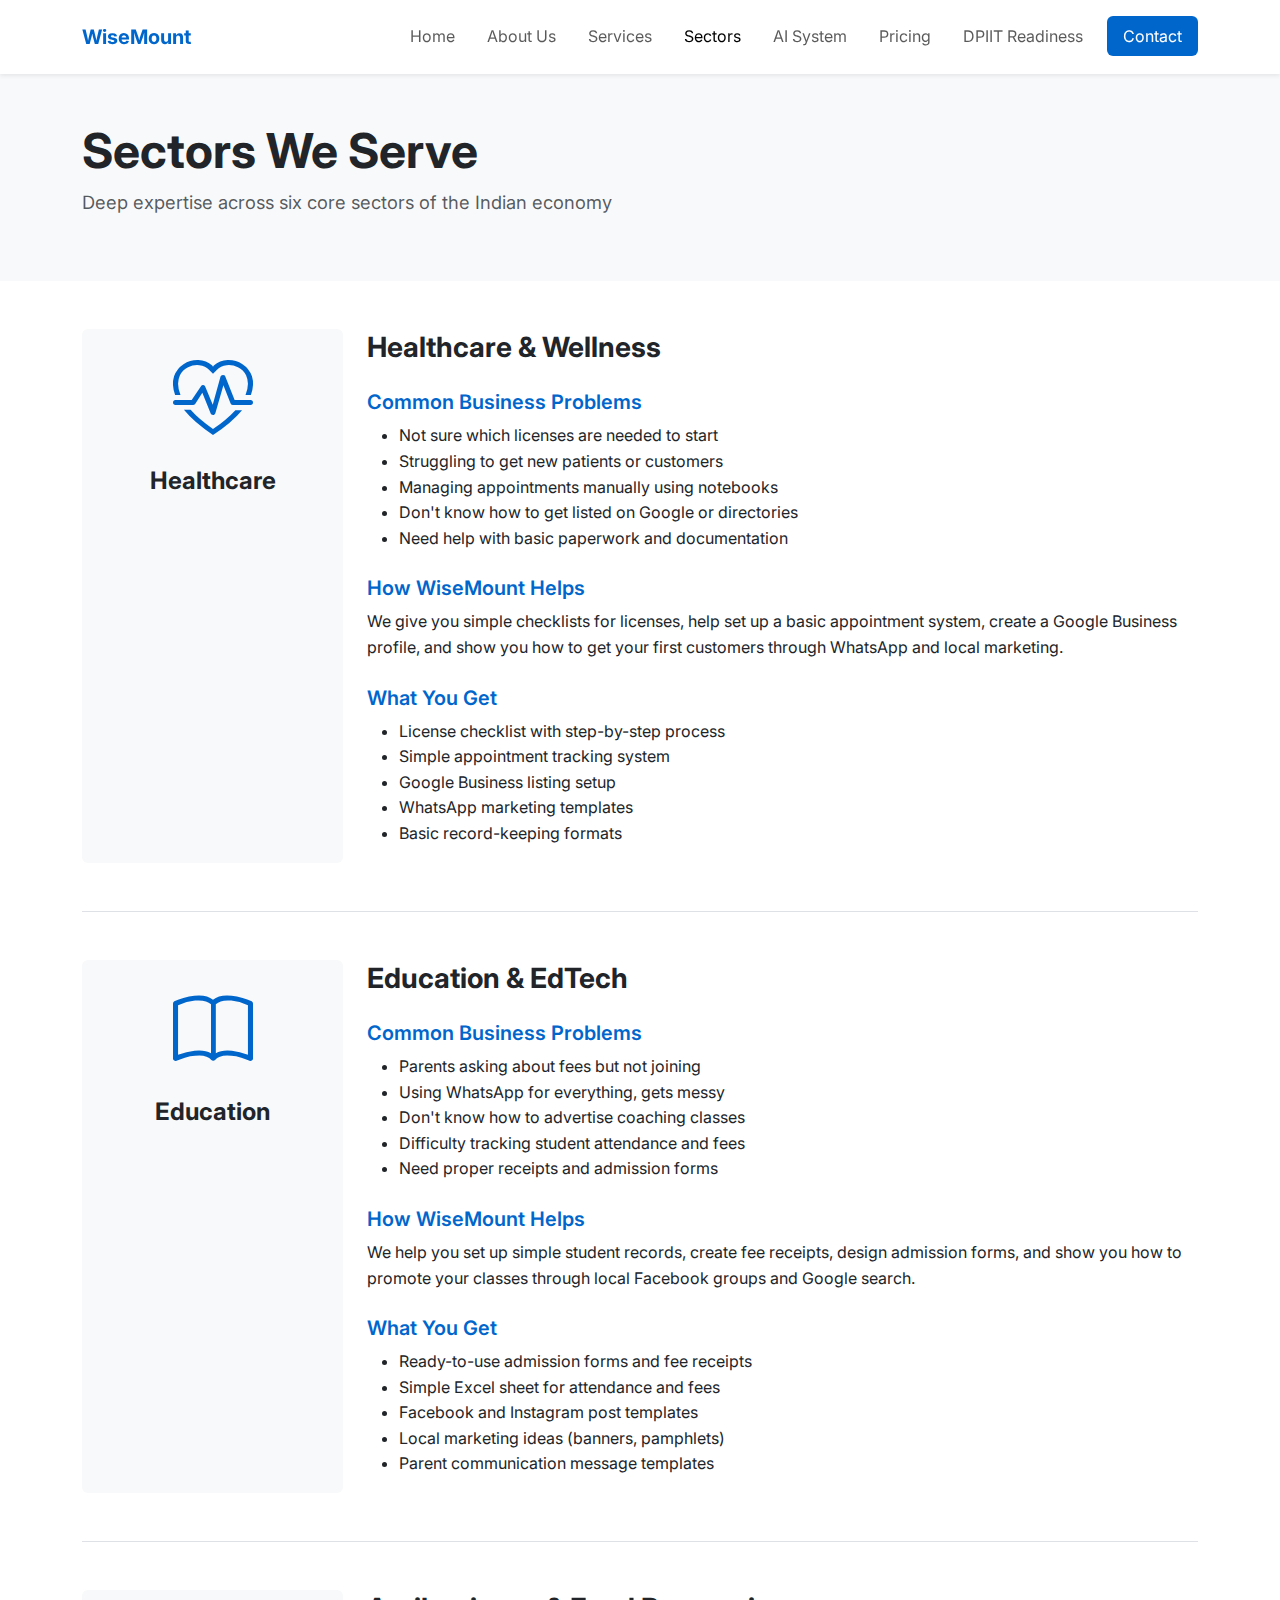
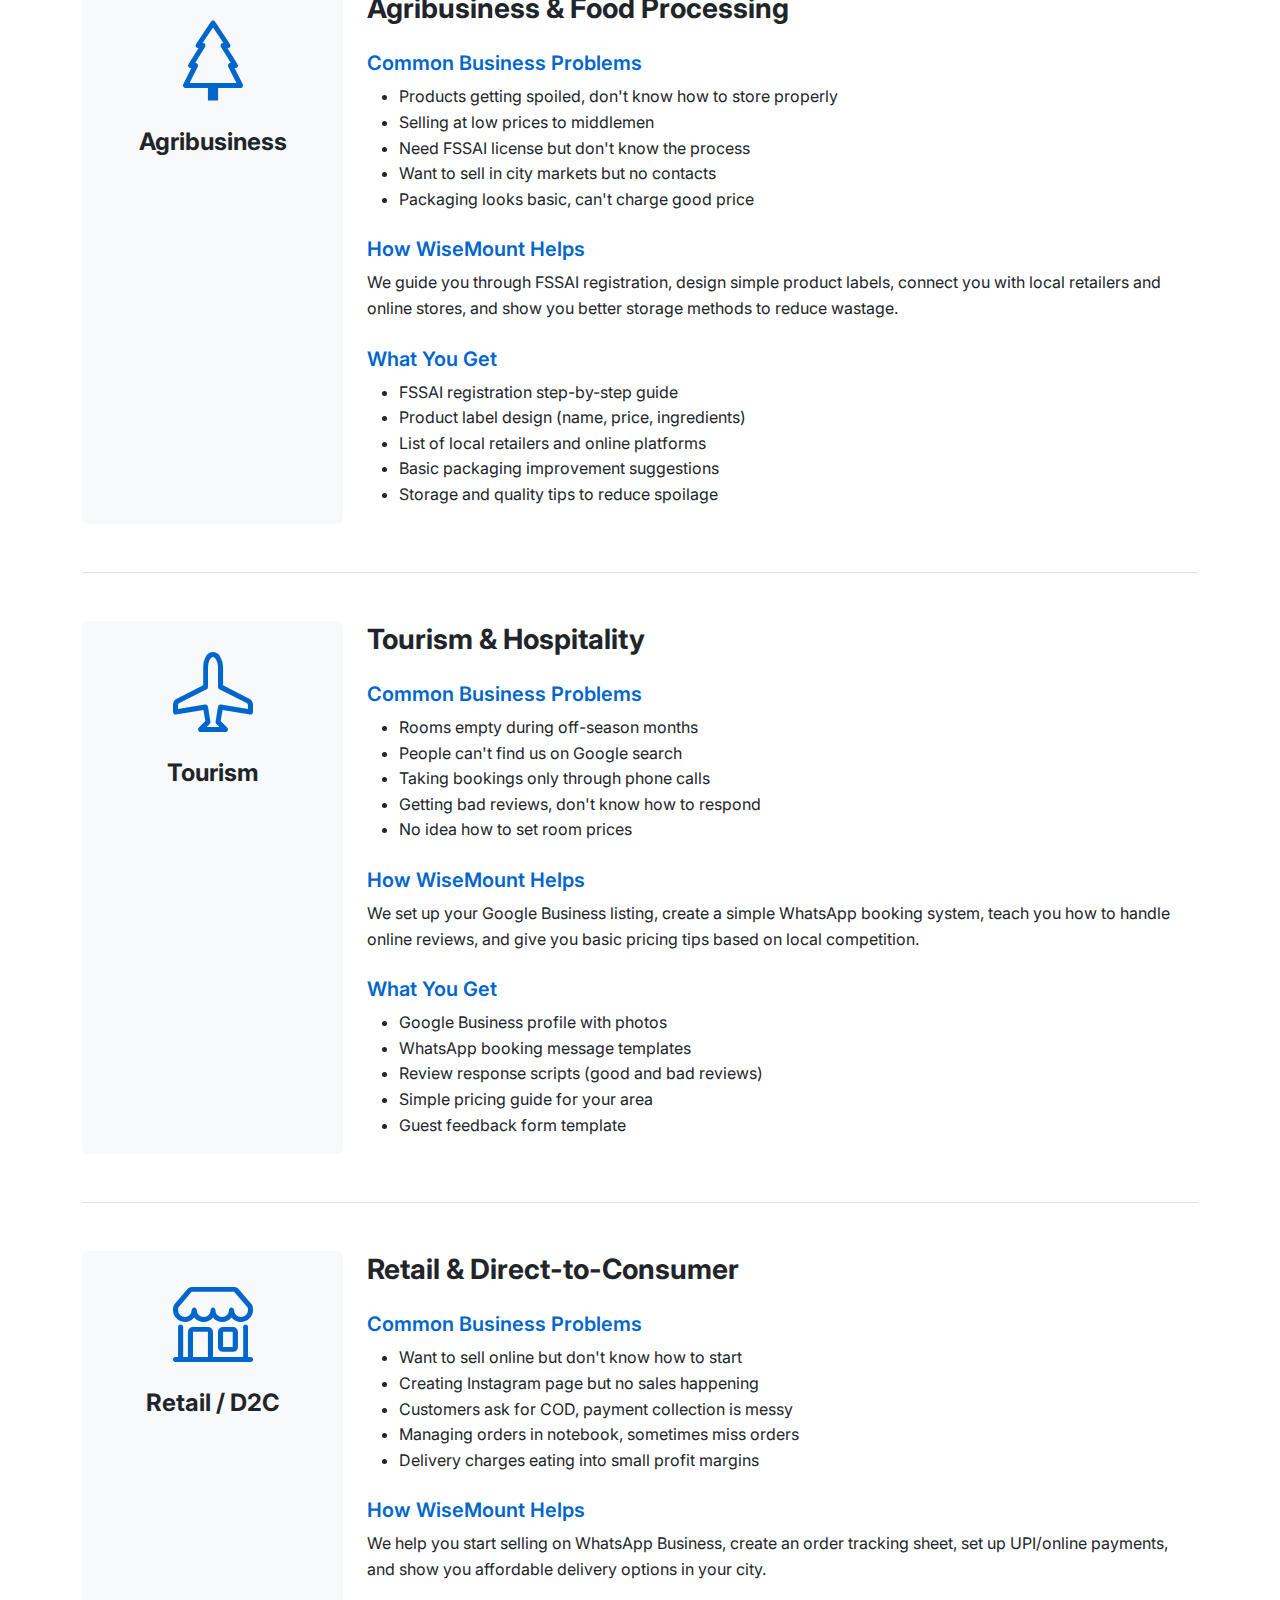
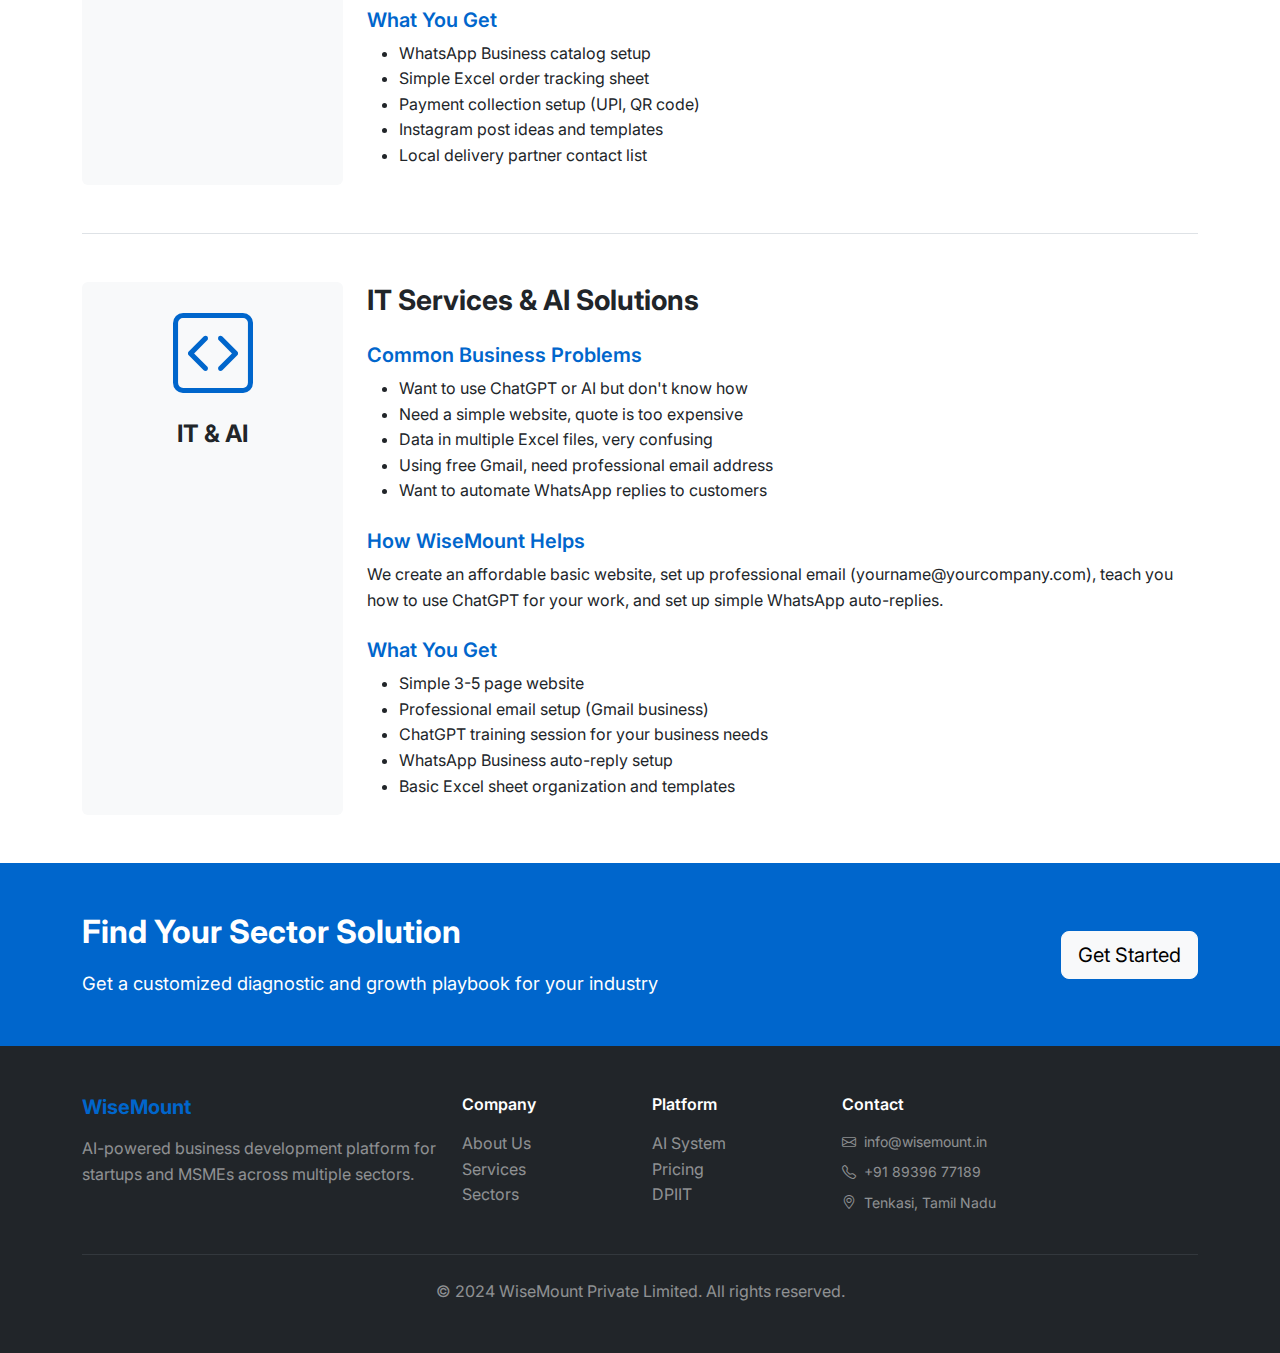
<file: sectors.html>
<!DOCTYPE html>
<html lang="en">
<head>
    <meta charset="UTF-8">
    <meta name="viewport" content="width=device-width, initial-scale=1.0">
    <meta name="description" content="WiseMount helps small businesses solve everyday problems - from getting licenses to setting up WhatsApp Business, managing orders, and growing sales.">
    <title>Sectors We Serve - WiseMount Private Limited</title>
    <link href="https://cdn.jsdelivr.net/npm/bootstrap@5.3.2/dist/css/bootstrap.min.css" rel="stylesheet">
    <link rel="stylesheet" href="https://cdn.jsdelivr.net/npm/bootstrap-icons@1.11.1/font/bootstrap-icons.css">
    <link rel="preconnect" href="https://fonts.googleapis.com">
    <link rel="preconnect" href="https://fonts.gstatic.com" crossorigin>
    <link href="https://fonts.googleapis.com/css2?family=Inter:wght@400;500;600;700&display=swap" rel="stylesheet">
    <link rel="stylesheet" href="style.css">
</head>
<body>
    <nav class="navbar navbar-expand-lg navbar-light bg-white sticky-top shadow-sm">
        <div class="container">
            <a class="navbar-brand fw-bold" href="index.html">
                <span class="text-primary">WiseMount</span>
            </a>
            <button class="navbar-toggler" type="button" data-bs-toggle="collapse" data-bs-target="#navbarNav">
                <span class="navbar-toggler-icon"></span>
            </button>
            <div class="collapse navbar-collapse" id="navbarNav">
                <ul class="navbar-nav ms-auto">
                    <li class="nav-item"><a class="nav-link" href="index.html">Home</a></li>
                    <li class="nav-item"><a class="nav-link" href="about.html">About Us</a></li>
                    <li class="nav-item"><a class="nav-link" href="services.html">Services</a></li>
                    <li class="nav-item"><a class="nav-link active" href="sectors.html">Sectors</a></li>
                    <li class="nav-item"><a class="nav-link" href="ai-system.html">AI System</a></li>
                    <li class="nav-item"><a class="nav-link" href="pricing.html">Pricing</a></li>
                    <li class="nav-item"><a class="nav-link" href="dpiit.html">DPIIT Readiness</a></li>
                    <li class="nav-item"><a class="nav-link btn btn-primary text-white ms-lg-2" href="contact.html">Contact</a></li>
                </ul>
            </div>
        </div>
    </nav>

    <section class="page-header py-5 bg-light">
        <div class="container">
            <h1 class="display-5 fw-bold">Sectors We Serve</h1>
            <p class="lead text-muted">Deep expertise across six core sectors of the Indian economy</p>
        </div>
    </section>

    <section class="py-5">
        <div class="container">
            <div class="sector-detail mb-5 pb-5 border-bottom">
                <div class="row">
                    <div class="col-lg-3 mb-4 mb-lg-0">
                        <div class="sector-icon-card p-4 bg-light rounded text-center h-100">
                            <i class="bi bi-heart-pulse display-1 text-primary"></i>
                            <h4 class="fw-bold mt-3">Healthcare</h4>
                        </div>
                    </div>
                    <div class="col-lg-9">
                        <h3 class="fw-bold mb-4">Healthcare & Wellness</h3>
                        <div class="mb-4">
                            <h5 class="fw-semibold text-primary">Common Business Problems</h5>
                            <ul>
                                <li>Not sure which licenses are needed to start</li>
                                <li>Struggling to get new patients or customers</li>
                                <li>Managing appointments manually using notebooks</li>
                                <li>Don't know how to get listed on Google or directories</li>
                                <li>Need help with basic paperwork and documentation</li>
                            </ul>
                        </div>
                        <div class="mb-4">
                            <h5 class="fw-semibold text-primary">How WiseMount Helps</h5>
                            <p>We give you simple checklists for licenses, help set up a basic appointment system, create a Google Business profile, and show you how to get your first customers through WhatsApp and local marketing.</p>
                        </div>
                        <div>
                            <h5 class="fw-semibold text-primary">What You Get</h5>
                            <ul>
                                <li>License checklist with step-by-step process</li>
                                <li>Simple appointment tracking system</li>
                                <li>Google Business listing setup</li>
                                <li>WhatsApp marketing templates</li>
                                <li>Basic record-keeping formats</li>
                            </ul>
                        </div>
                    </div>
                </div>
            </div>

            <div class="sector-detail mb-5 pb-5 border-bottom">
                <div class="row">
                    <div class="col-lg-3 mb-4 mb-lg-0">
                        <div class="sector-icon-card p-4 bg-light rounded text-center h-100">
                            <i class="bi bi-book display-1 text-primary"></i>
                            <h4 class="fw-bold mt-3">Education</h4>
                        </div>
                    </div>
                    <div class="col-lg-9">
                        <h3 class="fw-bold mb-4">Education & EdTech</h3>
                        <div class="mb-4">
                            <h5 class="fw-semibold text-primary">Common Business Problems</h5>
                            <ul>
                                <li>Parents asking about fees but not joining</li>
                                <li>Using WhatsApp for everything, gets messy</li>
                                <li>Don't know how to advertise coaching classes</li>
                                <li>Difficulty tracking student attendance and fees</li>
                                <li>Need proper receipts and admission forms</li>
                            </ul>
                        </div>
                        <div class="mb-4">
                            <h5 class="fw-semibold text-primary">How WiseMount Helps</h5>
                            <p>We help you set up simple student records, create fee receipts, design admission forms, and show you how to promote your classes through local Facebook groups and Google search.</p>
                        </div>
                        <div>
                            <h5 class="fw-semibold text-primary">What You Get</h5>
                            <ul>
                                <li>Ready-to-use admission forms and fee receipts</li>
                                <li>Simple Excel sheet for attendance and fees</li>
                                <li>Facebook and Instagram post templates</li>
                                <li>Local marketing ideas (banners, pamphlets)</li>
                                <li>Parent communication message templates</li>
                            </ul>
                        </div>
                    </div>
                </div>
            </div>

            <div class="sector-detail mb-5 pb-5 border-bottom">
                <div class="row">
                    <div class="col-lg-3 mb-4 mb-lg-0">
                        <div class="sector-icon-card p-4 bg-light rounded text-center h-100">
                            <i class="bi bi-tree display-1 text-primary"></i>
                            <h4 class="fw-bold mt-3">Agribusiness</h4>
                        </div>
                    </div>
                    <div class="col-lg-9">
                        <h3 class="fw-bold mb-4">Agribusiness & Food Processing</h3>
                        <div class="mb-4">
                            <h5 class="fw-semibold text-primary">Common Business Problems</h5>
                            <ul>
                                <li>Products getting spoiled, don't know how to store properly</li>
                                <li>Selling at low prices to middlemen</li>
                                <li>Need FSSAI license but don't know the process</li>
                                <li>Want to sell in city markets but no contacts</li>
                                <li>Packaging looks basic, can't charge good price</li>
                            </ul>
                        </div>
                        <div class="mb-4">
                            <h5 class="fw-semibold text-primary">How WiseMount Helps</h5>
                            <p>We guide you through FSSAI registration, design simple product labels, connect you with local retailers and online stores, and show you better storage methods to reduce wastage.</p>
                        </div>
                        <div>
                            <h5 class="fw-semibold text-primary">What You Get</h5>
                            <ul>
                                <li>FSSAI registration step-by-step guide</li>
                                <li>Product label design (name, price, ingredients)</li>
                                <li>List of local retailers and online platforms</li>
                                <li>Basic packaging improvement suggestions</li>
                                <li>Storage and quality tips to reduce spoilage</li>
                            </ul>
                        </div>
                    </div>
                </div>
            </div>

            <div class="sector-detail mb-5 pb-5 border-bottom">
                <div class="row">
                    <div class="col-lg-3 mb-4 mb-lg-0">
                        <div class="sector-icon-card p-4 bg-light rounded text-center h-100">
                            <i class="bi bi-airplane display-1 text-primary"></i>
                            <h4 class="fw-bold mt-3">Tourism</h4>
                        </div>
                    </div>
                    <div class="col-lg-9">
                        <h3 class="fw-bold mb-4">Tourism & Hospitality</h3>
                        <div class="mb-4">
                            <h5 class="fw-semibold text-primary">Common Business Problems</h5>
                            <ul>
                                <li>Rooms empty during off-season months</li>
                                <li>People can't find us on Google search</li>
                                <li>Taking bookings only through phone calls</li>
                                <li>Getting bad reviews, don't know how to respond</li>
                                <li>No idea how to set room prices</li>
                            </ul>
                        </div>
                        <div class="mb-4">
                            <h5 class="fw-semibold text-primary">How WiseMount Helps</h5>
                            <p>We set up your Google Business listing, create a simple WhatsApp booking system, teach you how to handle online reviews, and give you basic pricing tips based on local competition.</p>
                        </div>
                        <div>
                            <h5 class="fw-semibold text-primary">What You Get</h5>
                            <ul>
                                <li>Google Business profile with photos</li>
                                <li>WhatsApp booking message templates</li>
                                <li>Review response scripts (good and bad reviews)</li>
                                <li>Simple pricing guide for your area</li>
                                <li>Guest feedback form template</li>
                            </ul>
                        </div>
                    </div>
                </div>
            </div>

            <div class="sector-detail mb-5 pb-5 border-bottom">
                <div class="row">
                    <div class="col-lg-3 mb-4 mb-lg-0">
                        <div class="sector-icon-card p-4 bg-light rounded text-center h-100">
                            <i class="bi bi-shop display-1 text-primary"></i>
                            <h4 class="fw-bold mt-3">Retail / D2C</h4>
                        </div>
                    </div>
                    <div class="col-lg-9">
                        <h3 class="fw-bold mb-4">Retail & Direct-to-Consumer</h3>
                        <div class="mb-4">
                            <h5 class="fw-semibold text-primary">Common Business Problems</h5>
                            <ul>
                                <li>Want to sell online but don't know how to start</li>
                                <li>Creating Instagram page but no sales happening</li>
                                <li>Customers ask for COD, payment collection is messy</li>
                                <li>Managing orders in notebook, sometimes miss orders</li>
                                <li>Delivery charges eating into small profit margins</li>
                            </ul>
                        </div>
                        <div class="mb-4">
                            <h5 class="fw-semibold text-primary">How WiseMount Helps</h5>
                            <p>We help you start selling on WhatsApp Business, create an order tracking sheet, set up UPI/online payments, and show you affordable delivery options in your city.</p>
                        </div>
                        <div>
                            <h5 class="fw-semibold text-primary">What You Get</h5>
                            <ul>
                                <li>WhatsApp Business catalog setup</li>
                                <li>Simple Excel order tracking sheet</li>
                                <li>Payment collection setup (UPI, QR code)</li>
                                <li>Instagram post ideas and templates</li>
                                <li>Local delivery partner contact list</li>
                            </ul>
                        </div>
                    </div>
                </div>
            </div>

            <div class="sector-detail">
                <div class="row">
                    <div class="col-lg-3 mb-4 mb-lg-0">
                        <div class="sector-icon-card p-4 bg-light rounded text-center h-100">
                            <i class="bi bi-code-square display-1 text-primary"></i>
                            <h4 class="fw-bold mt-3">IT & AI</h4>
                        </div>
                    </div>
                    <div class="col-lg-9">
                        <h3 class="fw-bold mb-4">IT Services & AI Solutions</h3>
                        <div class="mb-4">
                            <h5 class="fw-semibold text-primary">Common Business Problems</h5>
                            <ul>
                                <li>Want to use ChatGPT or AI but don't know how</li>
                                <li>Need a simple website, quote is too expensive</li>
                                <li>Data in multiple Excel files, very confusing</li>
                                <li>Using free Gmail, need professional email address</li>
                                <li>Want to automate WhatsApp replies to customers</li>
                            </ul>
                        </div>
                        <div class="mb-4">
                            <h5 class="fw-semibold text-primary">How WiseMount Helps</h5>
                            <p>We create an affordable basic website, set up professional email (yourname@yourcompany.com), teach you how to use ChatGPT for your work, and set up simple WhatsApp auto-replies.</p>
                        </div>
                        <div>
                            <h5 class="fw-semibold text-primary">What You Get</h5>
                            <ul>
                                <li>Simple 3-5 page website</li>
                                <li>Professional email setup (Gmail business)</li>
                                <li>ChatGPT training session for your business needs</li>
                                <li>WhatsApp Business auto-reply setup</li>
                                <li>Basic Excel sheet organization and templates</li>
                            </ul>
                        </div>
                    </div>
                </div>
            </div>
        </div>
    </section>

    <section class="py-5 bg-primary text-white">
        <div class="container">
            <div class="row align-items-center">
                <div class="col-lg-8">
                    <h2 class="fw-bold mb-3">Find Your Sector Solution</h2>
                    <p class="mb-0 lead">Get a customized diagnostic and growth playbook for your industry</p>
                </div>
                <div class="col-lg-4 text-lg-end mt-3 mt-lg-0">
                    <a href="contact.html" class="btn btn-light btn-lg">Get Started</a>
                </div>
            </div>
        </div>
    </section>

    <footer class="py-5 bg-dark text-white">
        <div class="container">
            <div class="row g-4">
                <div class="col-md-4">
                    <h5 class="fw-bold mb-3"><span class="text-primary">WiseMount</span></h5>
                    <p class="text-white-50">AI-powered business development platform for startups and MSMEs across multiple sectors.</p>
                </div>
                <div class="col-md-2">
                    <h6 class="fw-semibold mb-3">Company</h6>
                    <ul class="list-unstyled">
                        <li><a href="about.html" class="text-white-50 text-decoration-none">About Us</a></li>
                        <li><a href="services.html" class="text-white-50 text-decoration-none">Services</a></li>
                        <li><a href="sectors.html" class="text-white-50 text-decoration-none">Sectors</a></li>
                    </ul>
                </div>
                <div class="col-md-2">
                    <h6 class="fw-semibold mb-3">Platform</h6>
                    <ul class="list-unstyled">
                        <li><a href="ai-system.html" class="text-white-50 text-decoration-none">AI System</a></li>
                        <li><a href="pricing.html" class="text-white-50 text-decoration-none">Pricing</a></li>
                        <li><a href="dpiit.html" class="text-white-50 text-decoration-none">DPIIT</a></li>
                    </ul>
                </div>
                <div class="col-md-4">
                    <h6 class="fw-semibold mb-3">Contact</h6>
                    <ul class="list-unstyled text-white-50 small">
                        <li class="mb-2"><i class="bi bi-envelope me-2"></i>info@wisemount.in</li>
                        <li class="mb-2"><i class="bi bi-telephone me-2"></i>+91 89396 77189</li>
                        <li><i class="bi bi-geo-alt me-2"></i>Tenkasi, Tamil Nadu</li>
                    </ul>
                </div>
            </div>
            <hr class="my-4 border-secondary">
            <div class="text-center text-white-50">
                <p class="mb-0">&copy; 2024 WiseMount Private Limited. All rights reserved.</p>
            </div>
        </div>
    </footer>

    <script src="https://cdn.jsdelivr.net/npm/bootstrap@5.3.2/dist/js/bootstrap.bundle.min.js"></script>
    <script src="script.js"></script>
</body>
</html>
</file>
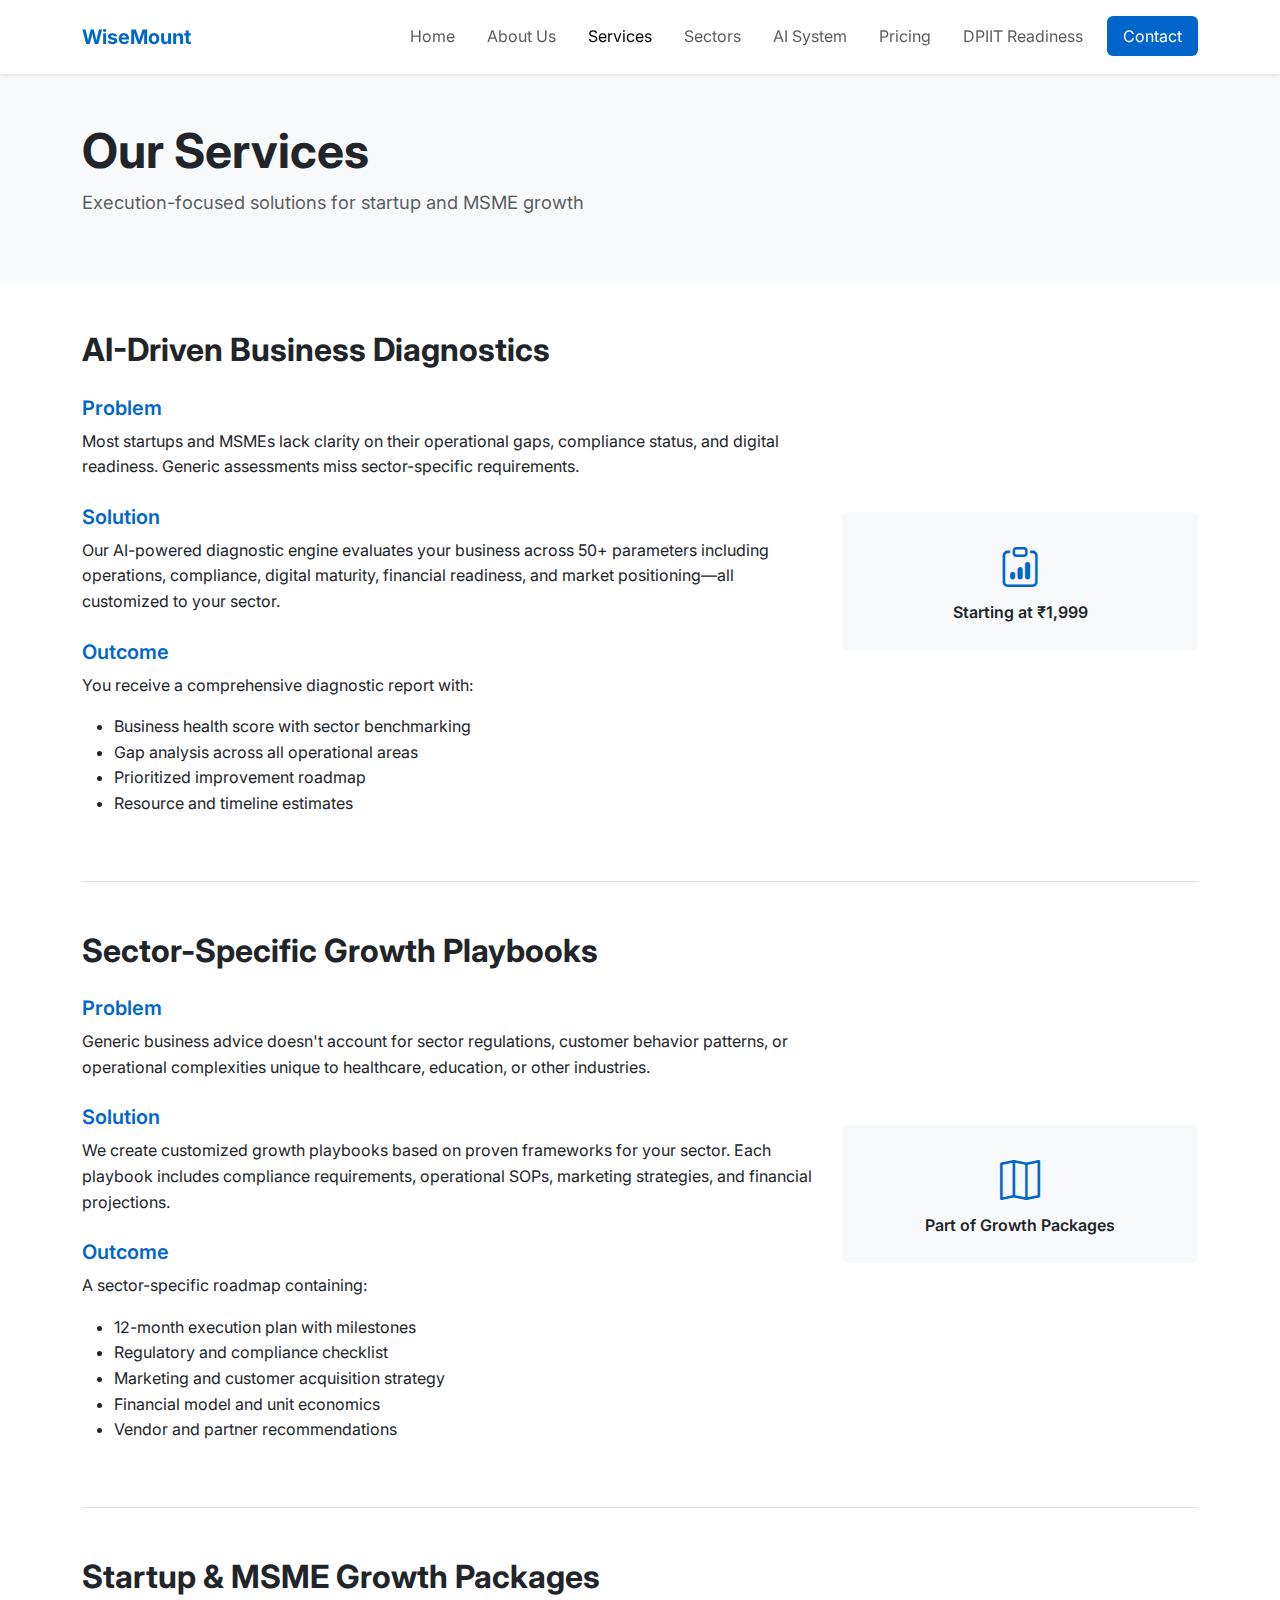
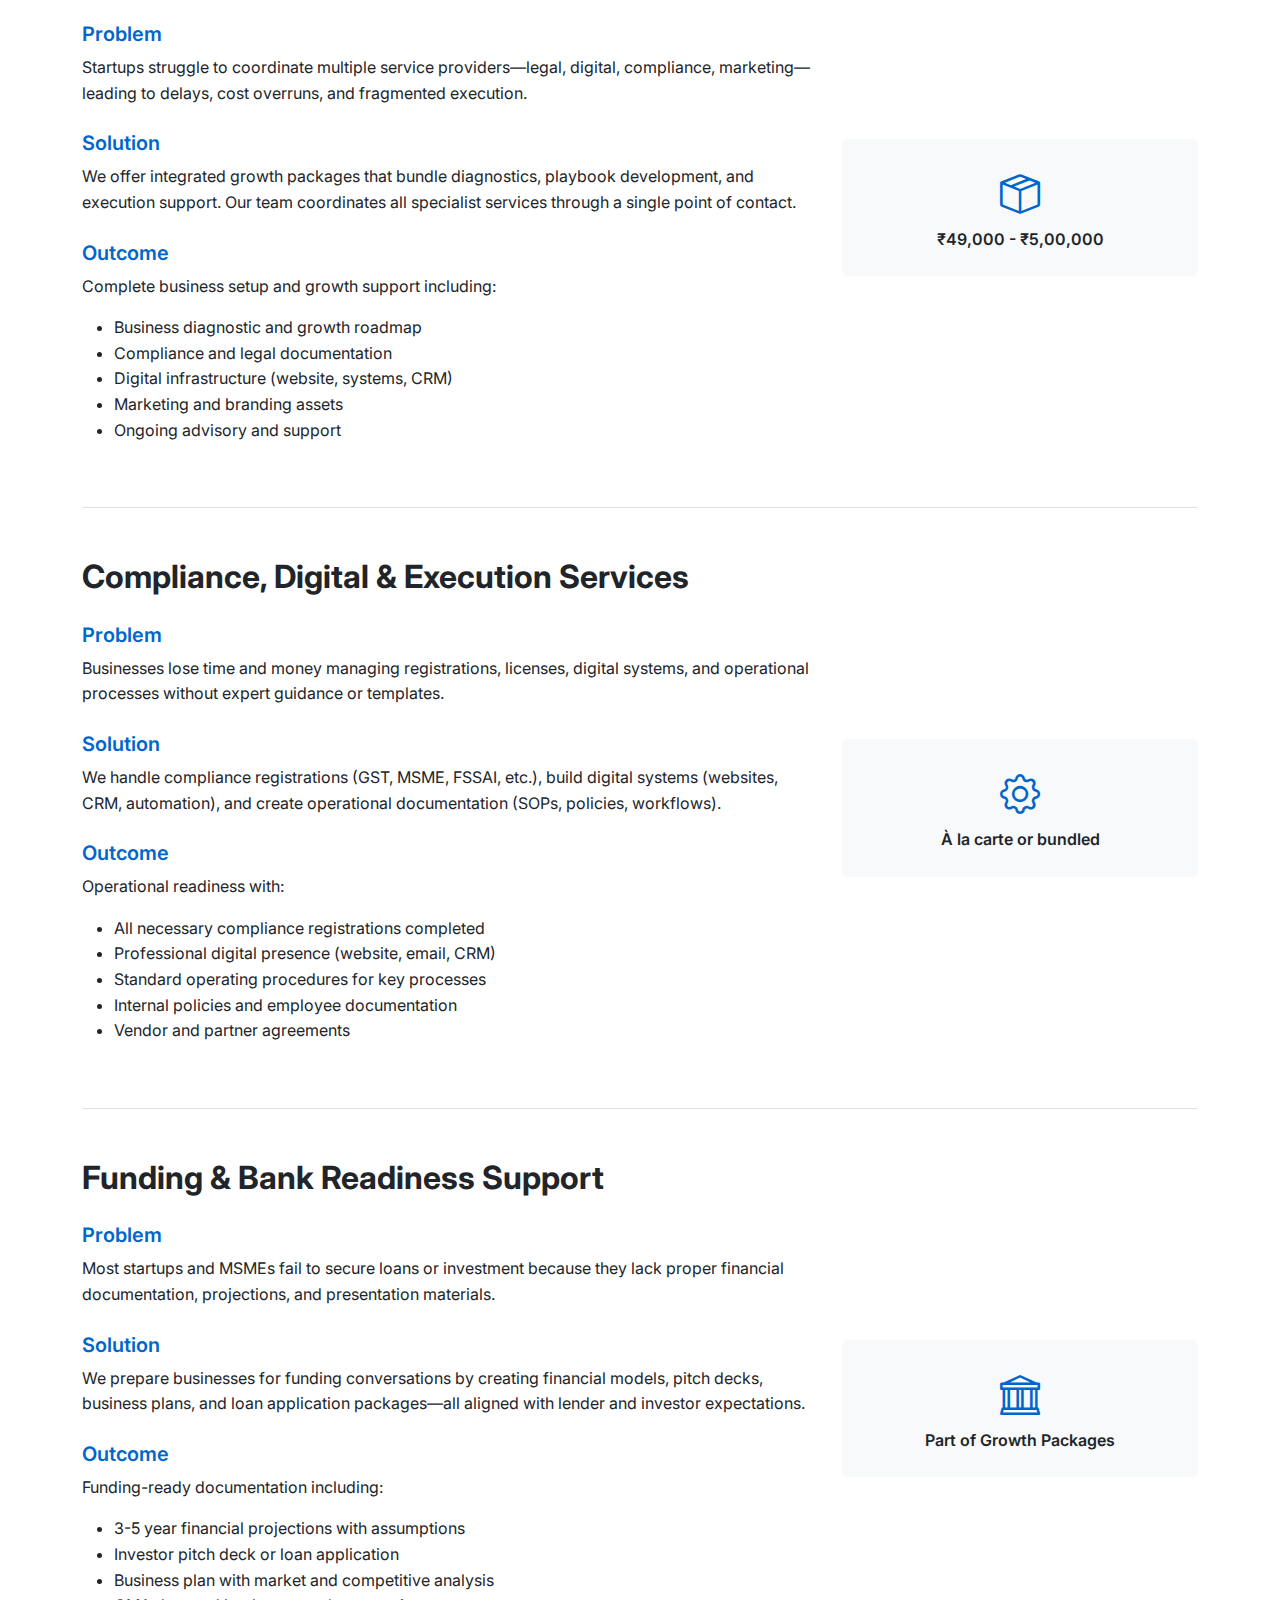
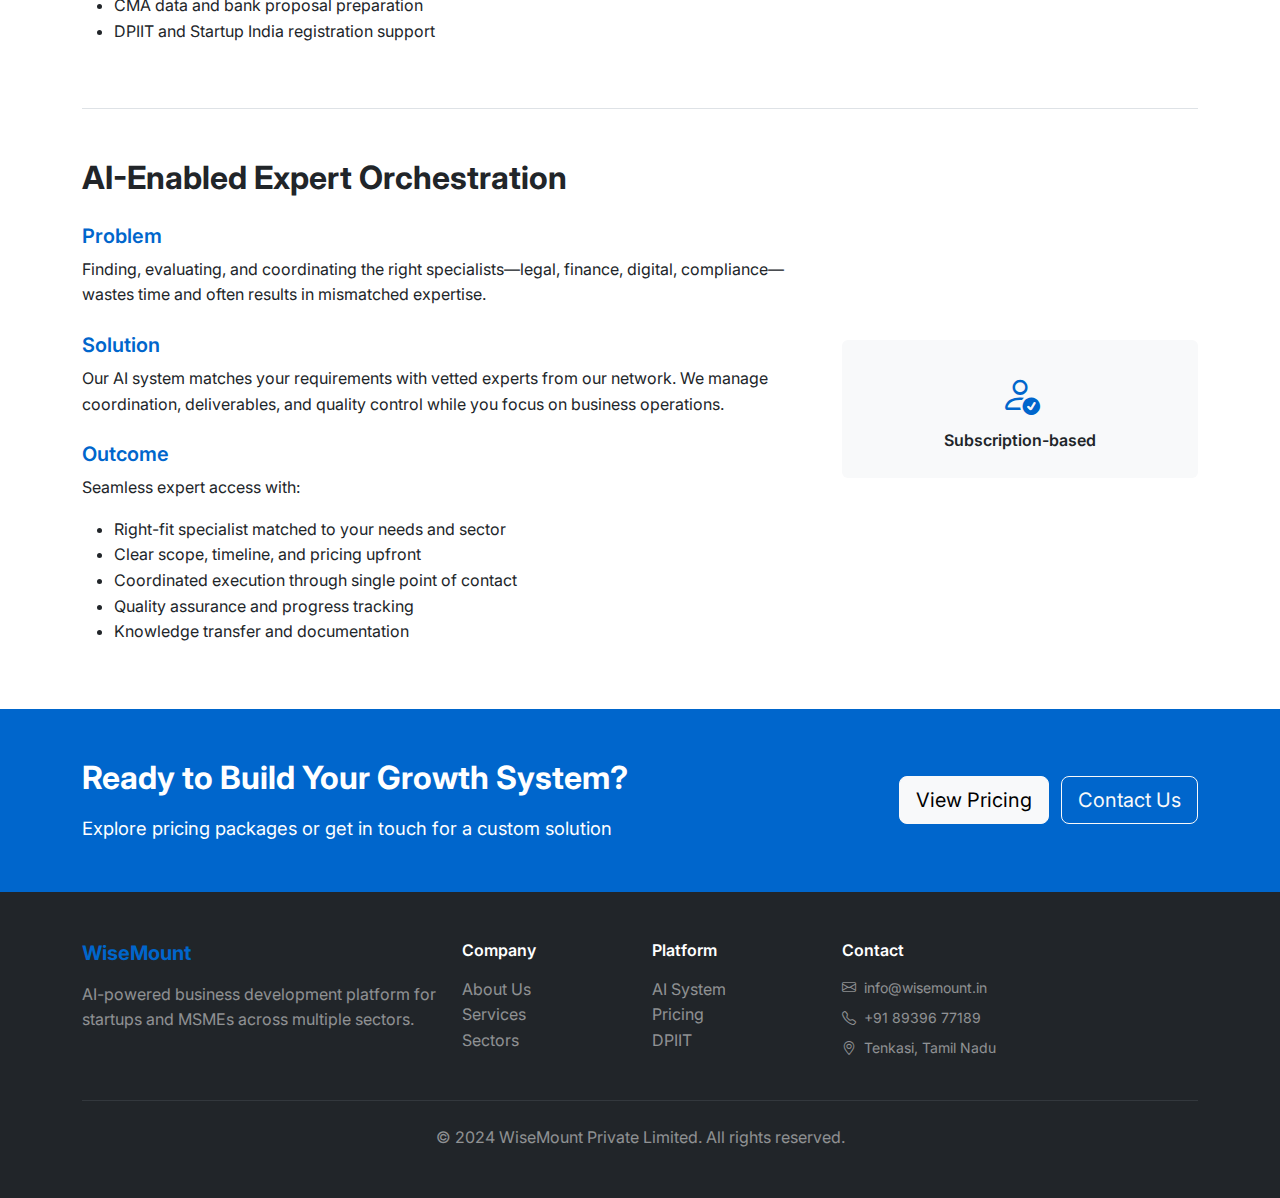
<file: services.html>
<!DOCTYPE html>
<html lang="en">
<head>
    <meta charset="UTF-8">
    <meta name="viewport" content="width=device-width, initial-scale=1.0">
    <meta name="description" content="WiseMount services: AI diagnostics, growth playbooks, compliance, digital systems, funding readiness, and expert orchestration for startups and MSMEs.">
    <title>Services - WiseMount Private Limited</title>
    <link href="https://cdn.jsdelivr.net/npm/bootstrap@5.3.2/dist/css/bootstrap.min.css" rel="stylesheet">
    <link rel="stylesheet" href="https://cdn.jsdelivr.net/npm/bootstrap-icons@1.11.1/font/bootstrap-icons.css">
    <link rel="preconnect" href="https://fonts.googleapis.com">
    <link rel="preconnect" href="https://fonts.gstatic.com" crossorigin>
    <link href="https://fonts.googleapis.com/css2?family=Inter:wght@400;500;600;700&display=swap" rel="stylesheet">
    <link rel="stylesheet" href="style.css">
</head>
<body>
    <nav class="navbar navbar-expand-lg navbar-light bg-white sticky-top shadow-sm">
        <div class="container">
            <a class="navbar-brand fw-bold" href="index.html">
                <span class="text-primary">WiseMount</span>
            </a>
            <button class="navbar-toggler" type="button" data-bs-toggle="collapse" data-bs-target="#navbarNav">
                <span class="navbar-toggler-icon"></span>
            </button>
            <div class="collapse navbar-collapse" id="navbarNav">
                <ul class="navbar-nav ms-auto">
                    <li class="nav-item"><a class="nav-link" href="index.html">Home</a></li>
                    <li class="nav-item"><a class="nav-link" href="about.html">About Us</a></li>
                    <li class="nav-item"><a class="nav-link active" href="services.html">Services</a></li>
                    <li class="nav-item"><a class="nav-link" href="sectors.html">Sectors</a></li>
                    <li class="nav-item"><a class="nav-link" href="ai-system.html">AI System</a></li>
                    <li class="nav-item"><a class="nav-link" href="pricing.html">Pricing</a></li>
                    <li class="nav-item"><a class="nav-link" href="dpiit.html">DPIIT Readiness</a></li>
                    <li class="nav-item"><a class="nav-link btn btn-primary text-white ms-lg-2" href="contact.html">Contact</a></li>
                </ul>
            </div>
        </div>
    </nav>

    <section class="page-header py-5 bg-light">
        <div class="container">
            <h1 class="display-5 fw-bold">Our Services</h1>
            <p class="lead text-muted">Execution-focused solutions for startup and MSME growth</p>
        </div>
    </section>

    <section class="py-5">
        <div class="container">
            <div class="service-detail mb-5 pb-5 border-bottom">
                <div class="row align-items-center">
                    <div class="col-lg-8">
                        <h2 class="fw-bold mb-4">AI-Driven Business Diagnostics</h2>
                        <div class="mb-4">
                            <h5 class="fw-semibold text-primary">Problem</h5>
                            <p>Most startups and MSMEs lack clarity on their operational gaps, compliance status, and digital readiness. Generic assessments miss sector-specific requirements.</p>
                        </div>
                        <div class="mb-4">
                            <h5 class="fw-semibold text-primary">Solution</h5>
                            <p>Our AI-powered diagnostic engine evaluates your business across 50+ parameters including operations, compliance, digital maturity, financial readiness, and market positioning—all customized to your sector.</p>
                        </div>
                        <div>
                            <h5 class="fw-semibold text-primary">Outcome</h5>
                            <p class="mb-3">You receive a comprehensive diagnostic report with:</p>
                            <ul>
                                <li>Business health score with sector benchmarking</li>
                                <li>Gap analysis across all operational areas</li>
                                <li>Prioritized improvement roadmap</li>
                                <li>Resource and timeline estimates</li>
                            </ul>
                        </div>
                    </div>
                    <div class="col-lg-4 mt-4 mt-lg-0">
                        <div class="service-icon-box p-4 bg-light rounded text-center">
                            <i class="bi bi-clipboard-data fs-1 text-primary mb-3"></i>
                            <p class="fw-semibold mb-0">Starting at ₹1,999</p>
                        </div>
                    </div>
                </div>
            </div>

            <div class="service-detail mb-5 pb-5 border-bottom">
                <div class="row align-items-center">
                    <div class="col-lg-8">
                        <h2 class="fw-bold mb-4">Sector-Specific Growth Playbooks</h2>
                        <div class="mb-4">
                            <h5 class="fw-semibold text-primary">Problem</h5>
                            <p>Generic business advice doesn't account for sector regulations, customer behavior patterns, or operational complexities unique to healthcare, education, or other industries.</p>
                        </div>
                        <div class="mb-4">
                            <h5 class="fw-semibold text-primary">Solution</h5>
                            <p>We create customized growth playbooks based on proven frameworks for your sector. Each playbook includes compliance requirements, operational SOPs, marketing strategies, and financial projections.</p>
                        </div>
                        <div>
                            <h5 class="fw-semibold text-primary">Outcome</h5>
                            <p class="mb-3">A sector-specific roadmap containing:</p>
                            <ul>
                                <li>12-month execution plan with milestones</li>
                                <li>Regulatory and compliance checklist</li>
                                <li>Marketing and customer acquisition strategy</li>
                                <li>Financial model and unit economics</li>
                                <li>Vendor and partner recommendations</li>
                            </ul>
                        </div>
                    </div>
                    <div class="col-lg-4 mt-4 mt-lg-0">
                        <div class="service-icon-box p-4 bg-light rounded text-center">
                            <i class="bi bi-map fs-1 text-primary mb-3"></i>
                            <p class="fw-semibold mb-0">Part of Growth Packages</p>
                        </div>
                    </div>
                </div>
            </div>

            <div class="service-detail mb-5 pb-5 border-bottom">
                <div class="row align-items-center">
                    <div class="col-lg-8">
                        <h2 class="fw-bold mb-4">Startup & MSME Growth Packages</h2>
                        <div class="mb-4">
                            <h5 class="fw-semibold text-primary">Problem</h5>
                            <p>Startups struggle to coordinate multiple service providers—legal, digital, compliance, marketing—leading to delays, cost overruns, and fragmented execution.</p>
                        </div>
                        <div class="mb-4">
                            <h5 class="fw-semibold text-primary">Solution</h5>
                            <p>We offer integrated growth packages that bundle diagnostics, playbook development, and execution support. Our team coordinates all specialist services through a single point of contact.</p>
                        </div>
                        <div>
                            <h5 class="fw-semibold text-primary">Outcome</h5>
                            <p class="mb-3">Complete business setup and growth support including:</p>
                            <ul>
                                <li>Business diagnostic and growth roadmap</li>
                                <li>Compliance and legal documentation</li>
                                <li>Digital infrastructure (website, systems, CRM)</li>
                                <li>Marketing and branding assets</li>
                                <li>Ongoing advisory and support</li>
                            </ul>
                        </div>
                    </div>
                    <div class="col-lg-4 mt-4 mt-lg-0">
                        <div class="service-icon-box p-4 bg-light rounded text-center">
                            <i class="bi bi-box-seam fs-1 text-primary mb-3"></i>
                            <p class="fw-semibold mb-0">₹49,000 - ₹5,00,000</p>
                        </div>
                    </div>
                </div>
            </div>

            <div class="service-detail mb-5 pb-5 border-bottom">
                <div class="row align-items-center">
                    <div class="col-lg-8">
                        <h2 class="fw-bold mb-4">Compliance, Digital & Execution Services</h2>
                        <div class="mb-4">
                            <h5 class="fw-semibold text-primary">Problem</h5>
                            <p>Businesses lose time and money managing registrations, licenses, digital systems, and operational processes without expert guidance or templates.</p>
                        </div>
                        <div class="mb-4">
                            <h5 class="fw-semibold text-primary">Solution</h5>
                            <p>We handle compliance registrations (GST, MSME, FSSAI, etc.), build digital systems (websites, CRM, automation), and create operational documentation (SOPs, policies, workflows).</p>
                        </div>
                        <div>
                            <h5 class="fw-semibold text-primary">Outcome</h5>
                            <p class="mb-3">Operational readiness with:</p>
                            <ul>
                                <li>All necessary compliance registrations completed</li>
                                <li>Professional digital presence (website, email, CRM)</li>
                                <li>Standard operating procedures for key processes</li>
                                <li>Internal policies and employee documentation</li>
                                <li>Vendor and partner agreements</li>
                            </ul>
                        </div>
                    </div>
                    <div class="col-lg-4 mt-4 mt-lg-0">
                        <div class="service-icon-box p-4 bg-light rounded text-center">
                            <i class="bi bi-gear fs-1 text-primary mb-3"></i>
                            <p class="fw-semibold mb-0">À la carte or bundled</p>
                        </div>
                    </div>
                </div>
            </div>

            <div class="service-detail mb-5 pb-5 border-bottom">
                <div class="row align-items-center">
                    <div class="col-lg-8">
                        <h2 class="fw-bold mb-4">Funding & Bank Readiness Support</h2>
                        <div class="mb-4">
                            <h5 class="fw-semibold text-primary">Problem</h5>
                            <p>Most startups and MSMEs fail to secure loans or investment because they lack proper financial documentation, projections, and presentation materials.</p>
                        </div>
                        <div class="mb-4">
                            <h5 class="fw-semibold text-primary">Solution</h5>
                            <p>We prepare businesses for funding conversations by creating financial models, pitch decks, business plans, and loan application packages—all aligned with lender and investor expectations.</p>
                        </div>
                        <div>
                            <h5 class="fw-semibold text-primary">Outcome</h5>
                            <p class="mb-3">Funding-ready documentation including:</p>
                            <ul>
                                <li>3-5 year financial projections with assumptions</li>
                                <li>Investor pitch deck or loan application</li>
                                <li>Business plan with market and competitive analysis</li>
                                <li>CMA data and bank proposal preparation</li>
                                <li>DPIIT and Startup India registration support</li>
                            </ul>
                        </div>
                    </div>
                    <div class="col-lg-4 mt-4 mt-lg-0">
                        <div class="service-icon-box p-4 bg-light rounded text-center">
                            <i class="bi bi-bank fs-1 text-primary mb-3"></i>
                            <p class="fw-semibold mb-0">Part of Growth Packages</p>
                        </div>
                    </div>
                </div>
            </div>

            <div class="service-detail">
                <div class="row align-items-center">
                    <div class="col-lg-8">
                        <h2 class="fw-bold mb-4">AI-Enabled Expert Orchestration</h2>
                        <div class="mb-4">
                            <h5 class="fw-semibold text-primary">Problem</h5>
                            <p>Finding, evaluating, and coordinating the right specialists—legal, finance, digital, compliance—wastes time and often results in mismatched expertise.</p>
                        </div>
                        <div class="mb-4">
                            <h5 class="fw-semibold text-primary">Solution</h5>
                            <p>Our AI system matches your requirements with vetted experts from our network. We manage coordination, deliverables, and quality control while you focus on business operations.</p>
                        </div>
                        <div>
                            <h5 class="fw-semibold text-primary">Outcome</h5>
                            <p class="mb-3">Seamless expert access with:</p>
                            <ul>
                                <li>Right-fit specialist matched to your needs and sector</li>
                                <li>Clear scope, timeline, and pricing upfront</li>
                                <li>Coordinated execution through single point of contact</li>
                                <li>Quality assurance and progress tracking</li>
                                <li>Knowledge transfer and documentation</li>
                            </ul>
                        </div>
                    </div>
                    <div class="col-lg-4 mt-4 mt-lg-0">
                        <div class="service-icon-box p-4 bg-light rounded text-center">
                            <i class="bi bi-person-check fs-1 text-primary mb-3"></i>
                            <p class="fw-semibold mb-0">Subscription-based</p>
                        </div>
                    </div>
                </div>
            </div>
        </div>
    </section>

    <section class="py-5 bg-primary text-white">
        <div class="container">
            <div class="row align-items-center">
                <div class="col-lg-8">
                    <h2 class="fw-bold mb-3">Ready to Build Your Growth System?</h2>
                    <p class="mb-0 lead">Explore pricing packages or get in touch for a custom solution</p>
                </div>
                <div class="col-lg-4 text-lg-end mt-3 mt-lg-0">
                    <a href="pricing.html" class="btn btn-light btn-lg me-2">View Pricing</a>
                    <a href="contact.html" class="btn btn-outline-light btn-lg">Contact Us</a>
                </div>
            </div>
        </div>
    </section>

    <footer class="py-5 bg-dark text-white">
        <div class="container">
            <div class="row g-4">
                <div class="col-md-4">
                    <h5 class="fw-bold mb-3"><span class="text-primary">WiseMount</span></h5>
                    <p class="text-white-50">AI-powered business development platform for startups and MSMEs across multiple sectors.</p>
                </div>
                <div class="col-md-2">
                    <h6 class="fw-semibold mb-3">Company</h6>
                    <ul class="list-unstyled">
                        <li><a href="about.html" class="text-white-50 text-decoration-none">About Us</a></li>
                        <li><a href="services.html" class="text-white-50 text-decoration-none">Services</a></li>
                        <li><a href="sectors.html" class="text-white-50 text-decoration-none">Sectors</a></li>
                    </ul>
                </div>
                <div class="col-md-2">
                    <h6 class="fw-semibold mb-3">Platform</h6>
                    <ul class="list-unstyled">
                        <li><a href="ai-system.html" class="text-white-50 text-decoration-none">AI System</a></li>
                        <li><a href="pricing.html" class="text-white-50 text-decoration-none">Pricing</a></li>
                        <li><a href="dpiit.html" class="text-white-50 text-decoration-none">DPIIT</a></li>
                    </ul>
                </div>
                <div class="col-md-4">
                    <h6 class="fw-semibold mb-3">Contact</h6>
                    <ul class="list-unstyled text-white-50 small">
                        <li class="mb-2"><i class="bi bi-envelope me-2"></i>info@wisemount.in</li>
                        <li class="mb-2"><i class="bi bi-telephone me-2"></i>+91 89396 77189</li>
                        <li><i class="bi bi-geo-alt me-2"></i>Tenkasi, Tamil Nadu</li>
                    </ul>
                </div>
            </div>
            <hr class="my-4 border-secondary">
            <div class="text-center text-white-50">
                <p class="mb-0">&copy; 2024 WiseMount Private Limited. All rights reserved.</p>
            </div>
        </div>
    </footer>

    <script src="https://cdn.jsdelivr.net/npm/bootstrap@5.3.2/dist/js/bootstrap.bundle.min.js"></script>
    <script src="script.js"></script>
</body>
</html>
</file>
<file: style.css>
:root {
    --primary-color: #0066cc;
    --primary-hover: #0052a3;
    --secondary-color: #6c757d;
    --light-bg: #f8f9fa;
    --dark-bg: #212529;
    --text-dark: #212529;
    --text-muted: #6c757d;
    --border-color: #dee2e6;
    --success-color: #28a745;
}

* {
    margin: 0;
    padding: 0;
    box-sizing: border-box;
}

body {
    font-family: 'Inter', -apple-system, BlinkMacSystemFont, 'Segoe UI', Roboto, sans-serif;
    color: var(--text-dark);
    line-height: 1.6;
}

.min-vh-75 {
    min-height: 75vh;
}

.navbar {
    padding: 1rem 0;
}

.navbar-brand {
    font-size: 1.25rem;
}

.nav-link {
    padding: 0.5rem 1rem !important;
    transition: color 0.3s ease;
}

.nav-link:hover {
    color: var(--primary-color) !important;
}

.btn-primary {
    background-color: var(--primary-color);
    border-color: var(--primary-color);
    padding: 0.625rem 1.5rem;
    transition: all 0.3s ease;
}

.btn-primary:hover {
    background-color: var(--primary-hover);
    border-color: var(--primary-hover);
    transform: translateY(-2px);
}

.btn-outline-primary {
    color: var(--primary-color);
    border-color: var(--primary-color);
}

.btn-outline-primary:hover {
    background-color: var(--primary-color);
    border-color: var(--primary-color);
    color: white;
}

.text-primary {
    color: var(--primary-color) !important;
}

.bg-primary {
    background-color: var(--primary-color) !important;
}

.hero-section {
    background: linear-gradient(135deg, #f8f9fa 0%, #e9ecef 100%);
}

.sector-card {
    transition: all 0.3s ease;
    border: 1px solid var(--border-color);
}

.sector-card:hover {
    transform: translateY(-5px);
    box-shadow: 0 4px 12px rgba(0,0,0,0.1);
}

.workflow-card {
    transition: all 0.3s ease;
    position: relative;
}

.workflow-card:hover {
    transform: translateY(-5px);
    box-shadow: 0 8px 20px rgba(0,0,0,0.1);
}

.workflow-number {
    width: 50px;
    height: 50px;
    background-color: var(--primary-color);
    color: white;
    border-radius: 50%;
    display: flex;
    align-items: center;
    justify-content: center;
    font-size: 1.5rem;
    font-weight: bold;
}

.trust-card {
    transition: all 0.3s ease;
}

.trust-card:hover i {
    transform: scale(1.1);
}

.trust-card i {
    transition: transform 0.3s ease;
}

.page-header {
    padding: 3rem 0;
}

.service-detail,
.sector-detail,
.dpiit-criterion {
    scroll-margin-top: 100px;
}

.service-icon-box,
.sector-icon-card,
.criterion-icon-box {
    transition: all 0.3s ease;
}

.service-icon-box:hover,
.sector-icon-card:hover,
.criterion-icon-box:hover {
    transform: scale(1.05);
}

.ai-capability-card {
    transition: all 0.3s ease;
}

.ai-capability-card:hover {
    transform: translateY(-5px);
    box-shadow: 0 8px 20px rgba(0,0,0,0.15);
}

.workflow-badge {
    display: inline-block;
}

.benefit-card,
.limitation-card,
.reason-card,
.priority-card {
    transition: all 0.3s ease;
}

.benefit-card:hover,
.reason-card:hover,
.priority-card:hover {
    transform: translateY(-3px);
    box-shadow: 0 4px 12px rgba(0,0,0,0.1);
}

.pricing-card {
    transition: all 0.3s ease;
}

.pricing-card:hover {
    transform: translateY(-8px);
    box-shadow: 0 10px 30px rgba(0,0,0,0.15);
}

.pricing-card .price {
    color: var(--primary-color);
}

.pricing-card ul li i {
    font-size: 1.1rem;
}

.contact-info-card {
    transition: all 0.3s ease;
}

.contact-info-card:hover {
    box-shadow: 0 4px 12px rgba(0,0,0,0.1);
}

.form-control:focus,
.form-select:focus {
    border-color: var(--primary-color);
    box-shadow: 0 0 0 0.2rem rgba(0, 102, 204, 0.25);
}

.accordion-button:not(.collapsed) {
    background-color: var(--light-bg);
    color: var(--primary-color);
}

.accordion-button:focus {
    box-shadow: 0 0 0 0.2rem rgba(0, 102, 204, 0.25);
}

footer {
    background-color: var(--dark-bg);
}

footer a {
    transition: color 0.3s ease;
}

footer a:hover {
    color: var(--primary-color) !important;
}

footer a.text-white-50:hover {
    color: #ffffff !important;
}

.shadow-sm {
    box-shadow: 0 0.125rem 0.25rem rgba(0,0,0,0.075) !important;
}

@media (max-width: 991.98px) {
    .navbar-nav {
        margin-top: 1rem;
    }
    
    .nav-link.btn-primary {
        margin-top: 0.5rem;
        text-align: center;
    }
}

@media (max-width: 767.98px) {
    .display-4 {
        font-size: 2rem;
    }
    
    .display-5 {
        font-size: 1.75rem;
    }
}

.alert {
    border-radius: 0.5rem;
}

.badge {
    padding: 0.5rem 1rem;
    font-weight: 500;
}

.border-primary {
    border-color: var(--primary-color) !important;
    border-width: 2px !important;
}

a {
    text-decoration: none;
}

a:hover {
    text-decoration: none;
}

.lead {
    font-size: 1.15rem;
    font-weight: 400;
}

h1, h2, h3, h4, h5, h6 {
    font-weight: 700;
    line-height: 1.3;
}

.btn-success {
    background-color: #25d366;
    border-color: #25d366;
}

.btn-success:hover {
    background-color: #1faa52;
    border-color: #1faa52;
}
</file>
